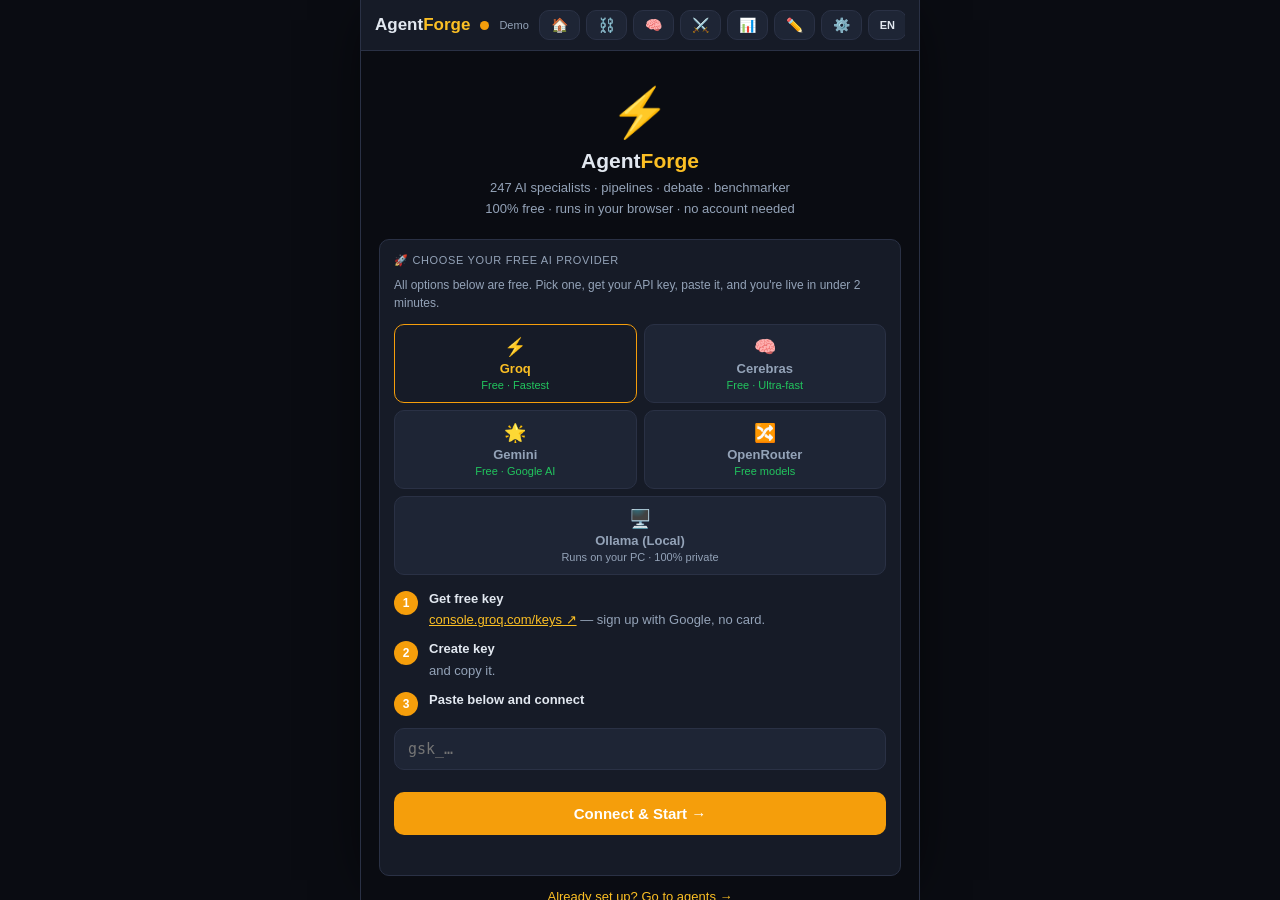
<file: index.html>
<!DOCTYPE html>
<html lang="en">
<head>
<meta charset="UTF-8"/>
<!-- Content Security Policy: defense-in-depth backing the markdown HTML-escaping
     in assets/js/ui.js. 'unsafe-inline' is required because the app uses inline
     onclick= handlers and style= attributes throughout; connect-src stays open to
     https + localhost so user-configured providers (Ollama) and webhooks keep
     working, while object/base/frame-ancestors are locked down. -->
<meta http-equiv="Content-Security-Policy" content="default-src 'self'; script-src 'self' 'unsafe-inline'; style-src 'self' 'unsafe-inline'; img-src 'self' data: https:; font-src 'self' data:; connect-src 'self' https: http://localhost:* http://127.0.0.1:*; frame-src 'self' blob:; object-src 'none'; base-uri 'self'; form-action 'self'; frame-ancestors 'none'"/>
<meta name="viewport" content="width=device-width,initial-scale=1,viewport-fit=cover"/>
<link rel="preconnect" href="https://raw.githubusercontent.com" crossorigin/>
<link rel="preconnect" href="https://api.groq.com"/>
<link rel="dns-prefetch" href="https://emkc.org"/>
<title>AgentForge — 247 AI Specialists, Agent Pipelines & Auto-Built AI Teams</title>
<meta name="description" content="A mobile-first agentic AI platform with 247 expert specialists, agent pipelines, auto-built teams, debate, and a code runner. Runs in your browser, free."/>
<meta name="keywords" content="AI agents, AI specialists, agentic AI, AI team, multi-agent, AI pipeline, AI chat, free AI app, mobile AI, AI assistant, prompt engineering, code runner, AI agent builder, auto-build AI team, AI agent marketplace, Groq AI app, Ollama AI app, browser-based AI, no-code AI agents, AI agent debate, AI benchmarking tool, free AI specialists, multi-agent orchestration, AI workforce"/>
<meta name="author" content="AgentForge"/>
<meta name="robots" content="index, follow, max-image-preview:large, max-snippet:-1, max-video-preview:-1"/>
<link rel="canonical" href="https://mmuzammul.github.io/AgiForge/"/>
<meta property="og:type" content="website"/>
<meta property="og:site_name" content="AgentForge"/>
<meta property="og:locale" content="en_US"/>
<meta property="og:title" content="AgentForge — 247 AI Specialists in Your Browser"/>
<meta property="og:description" content="Chat with 247 domain specialists, chain them into pipelines, auto-build the perfect team, and run the code they write. Free, runs in your browser."/>
<meta property="og:image" content="https://mmuzammul.github.io/AgiForge/assets/icon-512.png"/>
<meta property="og:image:width" content="512"/>
<meta property="og:image:height" content="512"/>
<meta property="og:image:alt" content="AgentForge logo"/>
<meta property="og:url" content="https://mmuzammul.github.io/AgiForge/"/>
<meta name="twitter:card" content="summary_large_image"/>
<meta name="twitter:title" content="AgentForge — 247 AI Specialists in Your Browser"/>
<meta name="twitter:description" content="247 expert AI specialists, pipelines, auto-built teams, debate & a code runner. Free."/>
<meta name="twitter:image" content="https://mmuzammul.github.io/AgiForge/assets/icon-512.png"/>
<meta name="twitter:image:alt" content="AgentForge logo"/>
<script type="application/ld+json">
{"@context":"https://schema.org","@graph":[
{"@type":"WebApplication","name":"AgentForge","url":"https://mmuzammul.github.io/AgiForge/","applicationCategory":"BusinessApplication","operatingSystem":"Any (web browser)","browserRequirements":"Requires JavaScript","description":"A mobile-first agentic AI platform with 247 expert specialists, agent pipelines, auto-built teams, debate, and a code runner. Runs in your browser, free.","featureList":["247 AI specialists across 16 divisions","Agent pipelines that chain 2-6 specialists","Auto-build team from a goal description","Agent-vs-agent debate mode","LLM-judged benchmarker","Code runner for 70+ languages","Voice input, file attachment, and memory"],"offers":{"@type":"Offer","price":"0","priceCurrency":"USD"},"author":{"@type":"Person","name":"mmuzammul","url":"https://github.com/mmuzammul"}},
{"@type":"Organization","name":"AgentForge","url":"https://mmuzammul.github.io/AgiForge/","logo":"https://mmuzammul.github.io/AgiForge/assets/icon-512.png","sameAs":["https://github.com/MMUZAMMUL/AgiForge"]}
]}
</script>
<link rel="manifest" href="manifest.webmanifest"/>
<meta name="theme-color" content="#0f1117"/>
<meta name="mobile-web-app-capable" content="yes"/>
<meta name="apple-mobile-web-app-capable" content="yes"/>
<meta name="apple-mobile-web-app-status-bar-style" content="black-translucent"/>
<meta name="apple-mobile-web-app-title" content="AgentForge"/>
<link rel="icon" type="image/png" sizes="32x32" href="assets/favicon-32.png"/>
<link rel="icon" type="image/png" sizes="16x16" href="assets/favicon-16.png"/>
<link rel="apple-touch-icon" href="assets/apple-touch-icon.png"/>
<link rel="stylesheet" href="assets/css/styles.css"/>
</head>
<body>
<noscript><p>AgentForge needs JavaScript enabled. It's a free, mobile-first agentic AI platform with 247 expert specialists, agent pipelines, auto-built teams, agent debate, an LLM-judged benchmarker, and a 70+ language code runner — all running in your browser. Learn more on the <a href="landing.html">AgentForge landing page</a>.</p></noscript>
<div class="app">

  <div class="header">
    <div class="logo">Agent<span>Forge</span></div>
    <div id="hdr-dot" class="dot warn"></div>
    <span id="hdr-txt" style="font-size:11px;color:var(--text2)">setup</span>
    <nav class="hdr-right" aria-label="Main navigation">
      <button class="icon-btn" id="tab-agents" onclick="showScreen('agents')" title="Agents" aria-label="Agents">🏠</button>
      <button class="icon-btn" id="tab-pipeline" onclick="showScreen('pipeline')" title="Pipeline" aria-label="Pipeline">⛓️</button>
      <button class="icon-btn" id="tab-memory" onclick="showScreen('memory')" title="Memory" aria-label="Memory">🧠</button>
      <button class="icon-btn" id="tab-debate" onclick="showScreen('debate')" title="Debate" aria-label="Debate">⚔️</button>
      <button class="icon-btn" id="tab-benchmark" onclick="showScreen('benchmark')" title="Benchmark" aria-label="Benchmark">📊</button>
      <button class="icon-btn" id="tab-creator" onclick="showScreen('creator')" title="Create Agent" aria-label="Create agent">✏️</button>
      <button class="icon-btn" id="tab-settings" onclick="showScreen('settings')" title="Settings" aria-label="Settings">⚙️</button>
      <button class="icon-btn" id="lang-toggle" onclick="toggleAppLang()" title="Language / 语言" aria-label="Toggle language" style="font-size:11px;font-weight:700">EN</button>
    </nav>
  </div>

  <!-- ═══════════ SETUP ═══════════ -->
  <div id="screen-setup" class="screen active">
    <div class="welcome">
      <div class="welcome-hero">
        <div class="big">⚡</div>
        <h1>Agent<span style="color:var(--accent2)">Forge</span></h1>
        <p data-i18n="setup_tagline">247 AI specialists · pipelines · debate · benchmarker<br>100% free · runs in your browser · no account needed</p>
      </div>

      <div class="card">
        <div class="card-title" data-i18n="setup_provider_title">🚀 Choose Your Free AI Provider</div>
        <p style="font-size:12px;color:var(--text2);margin-bottom:12px;line-height:1.5" data-i18n="setup_provider_intro">All options below are free. Pick one, get your API key, paste it, and you're live in under 2 minutes.</p>

        <div style="display:grid;grid-template-columns:1fr 1fr;gap:7px;margin-bottom:14px">
          <button class="setup-prov-btn on" id="sp-groq" onclick="selectSetupProvider('groq')" aria-label="Groq — free, fastest" aria-pressed="true">
            <span style="font-size:18px" aria-hidden="true">⚡</span>
            <span style="font-weight:700;font-size:13px">Groq</span>
            <span style="font-size:11px;color:var(--green)" data-i18n="prov_groq_tag">Free · Fastest</span>
          </button>
          <button class="setup-prov-btn" id="sp-cerebras" onclick="selectSetupProvider('cerebras')" aria-label="Cerebras — free, ultra-fast" aria-pressed="false">
            <span style="font-size:18px" aria-hidden="true">🧠</span>
            <span style="font-weight:700;font-size:13px">Cerebras</span>
            <span style="font-size:11px;color:var(--green)" data-i18n="prov_cerebras_tag">Free · Ultra-fast</span>
          </button>
          <button class="setup-prov-btn" id="sp-gemini" onclick="selectSetupProvider('gemini')" aria-label="Gemini — free, Google AI" aria-pressed="false">
            <span style="font-size:18px" aria-hidden="true">🌟</span>
            <span style="font-weight:700;font-size:13px">Gemini</span>
            <span style="font-size:11px;color:var(--green)" data-i18n="prov_gemini_tag">Free · Google AI</span>
          </button>
          <button class="setup-prov-btn" id="sp-openrouter" onclick="selectSetupProvider('openrouter')" aria-label="OpenRouter — free models" aria-pressed="false">
            <span style="font-size:18px" aria-hidden="true">🔀</span>
            <span style="font-weight:700;font-size:13px">OpenRouter</span>
            <span style="font-size:11px;color:var(--green)" data-i18n="prov_openrouter_tag">Free models</span>
          </button>
          <button class="setup-prov-btn" id="sp-ollama" onclick="selectSetupProvider('ollama')" style="grid-column:span 2" aria-label="Ollama — local, runs on your PC" aria-pressed="false">
            <span style="font-size:18px">🖥️</span>
            <span style="font-weight:700;font-size:13px" data-i18n="prov_ollama_name">Ollama (Local)</span>
            <span style="font-size:11px;color:var(--text2)" data-i18n="prov_ollama_tag">Runs on your PC · 100% private</span>
          </button>
        </div>

        <!-- Groq -->
        <div id="setup-groq-info" class="setup-prov-info">
          <div class="setup-steps">
            <div class="step"><div class="snum">1</div><div class="step-body" data-i18n="setup_groq_step1"><b>Get free key</b><a href="https://console.groq.com/keys" target="_blank" rel="noopener">console.groq.com/keys ↗</a> — sign up with Google, no card.</div></div>
            <div class="step"><div class="snum">2</div><div class="step-body" data-i18n="setup_step2_create"><b>Create key</b> and copy it.</div></div>
            <div class="step"><div class="snum">3</div><div class="step-body" data-i18n="setup_step3_paste"><b>Paste below and connect</b></div></div>
          </div>
          <input class="field-input" id="setup-groq-key" type="password" placeholder="gsk_…" autocomplete="off" aria-label="Groq API key"/>
        </div>

        <!-- Cerebras -->
        <div id="setup-cerebras-info" class="setup-prov-info" style="display:none">
          <div class="setup-steps">
            <div class="step"><div class="snum">1</div><div class="step-body" data-i18n="setup_cerebras_step1"><b>Get free key</b><a href="https://cloud.cerebras.ai" target="_blank" rel="noopener">cloud.cerebras.ai ↗</a> — sign up free.</div></div>
            <div class="step"><div class="snum">2</div><div class="step-body" data-i18n="setup_step2_create_apikey"><b>Create API key</b> and copy it.</div></div>
            <div class="step"><div class="snum">3</div><div class="step-body" data-i18n="setup_step3_paste"><b>Paste below and connect</b></div></div>
          </div>
          <input class="field-input" id="setup-cerebras-key" type="password" placeholder="csk_…" autocomplete="off" aria-label="Cerebras API key"/>
        </div>

        <!-- Gemini -->
        <div id="setup-gemini-info" class="setup-prov-info" style="display:none">
          <div class="setup-steps">
            <div class="step"><div class="snum">1</div><div class="step-body" data-i18n="setup_gemini_step1"><b>Get free key</b><a href="https://aistudio.google.com/apikey" target="_blank" rel="noopener">aistudio.google.com/apikey ↗</a> — sign in with Google.</div></div>
            <div class="step"><div class="snum">2</div><div class="step-body" data-i18n="setup_step2_create_apikey"><b>Create API key</b> and copy it.</div></div>
            <div class="step"><div class="snum">3</div><div class="step-body" data-i18n="setup_step3_paste"><b>Paste below and connect</b></div></div>
          </div>
          <input class="field-input" id="setup-gemini-key" type="password" placeholder="AIza…" autocomplete="off" aria-label="Gemini API key"/>
        </div>

        <!-- OpenRouter -->
        <div id="setup-openrouter-info" class="setup-prov-info" style="display:none">
          <div class="setup-steps">
            <div class="step"><div class="snum">1</div><div class="step-body" data-i18n="setup_openrouter_step1"><b>Get free key</b><a href="https://openrouter.ai/keys" target="_blank" rel="noopener">openrouter.ai/keys ↗</a> — sign up free, no card.</div></div>
            <div class="step"><div class="snum">2</div><div class="step-body" data-i18n="setup_step2_create"><b>Create key</b> and copy it.</div></div>
            <div class="step"><div class="snum">3</div><div class="step-body" data-i18n="setup_step3_paste"><b>Paste below and connect</b></div></div>
          </div>
          <input class="field-input" id="setup-openrouter-key" type="password" placeholder="sk-or-…" autocomplete="off" aria-label="OpenRouter API key"/>
        </div>

        <!-- Ollama -->
        <div id="setup-ollama-info" class="setup-prov-info" style="display:none">
          <div class="setup-steps">
            <div class="step"><div class="snum">1</div><div class="step-body" data-i18n="setup_ollama_step1"><b>Install Ollama</b><a href="https://ollama.com" target="_blank" rel="noopener">ollama.com ↗</a> — free, runs on your PC.</div></div>
            <div class="step"><div class="snum">2</div><div class="step-body" data-i18n="setup_ollama_step2"><b>Pull a model:</b><span class="cmd">ollama run llama3.2</span></div></div>
            <div class="step"><div class="snum">3</div><div class="step-body" data-i18n="setup_ollama_step3"><b>Enter your host below</b></div></div>
          </div>
          <input class="field-input" id="setup-ollama-host" placeholder="http://localhost:11434" autocomplete="off" aria-label="Ollama host URL"/>
        </div>

        <button class="primary-btn" id="setup-connect-btn" onclick="connectProvider()" data-i18n="setup_connect_btn">Connect & Start →</button>
        <div id="setup-result" role="status" aria-live="polite" style="text-align:center;font-size:13px;min-height:18px;margin-top:8px"></div>
      </div>

      <div class="skip-link"><span data-i18n="setup_already">Already set up?</span> <span onclick="showScreen('agents')" data-i18n="setup_goto_agents">Go to agents →</span></div>
    </div>
  </div>

  <!-- ═══════════ AGENTS ═══════════ -->
  <div id="screen-agents" class="screen">
    <div class="search-bar" style="display:flex;gap:8px">
      <input class="search-input" id="search" placeholder="Search 247 specialists…" data-i18n-ph="search_ph" oninput="onSearchInput()" style="flex:1" type="search" aria-label="Search specialists"/>
      <button class="icon-btn" id="pipeline-mode-btn" onclick="togglePipelineMode()" title="Pipeline mode" aria-label="Toggle pipeline mode" aria-pressed="false" style="flex-shrink:0;white-space:nowrap" data-i18n="pipeline_add_btn">⛓️ Add</button>
    </div>
    <div id="pipeline-bar" style="display:none;padding:8px 12px;background:var(--purple)11;border-bottom:1px solid var(--purple)44;font-size:13px;color:var(--purple);align-items:center;gap:8px">
      <span data-i18n="pipeline_mode_hint">Pipeline mode: tap agents to add</span>
      <span id="pl-count" style="background:var(--purple);color:#fff;padding:1px 8px;border-radius:99px;font-size:11px;font-weight:700">0</span>
      <button onclick="goToPipeline()" style="margin-left:auto;background:var(--purple);border:none;color:#fff;padding:5px 12px;border-radius:7px;font-size:12px;cursor:pointer" data-i18n="pipeline_build_btn">Build →</button>
    </div>
    <div class="div-scroll" id="div-tabs" role="group" aria-label="Filter by division"></div>
    <div class="agent-list" id="agent-list" aria-label="Specialists"></div>
  </div>

  <!-- ═══════════ CHAT ═══════════ -->
  <div id="screen-chat" class="screen">
    <div class="chat-header">
      <button class="back-btn" onclick="showScreen('agents')" aria-label="Back to agents">‹</button>
      <div id="ch-emoji" class="ch-emoji" aria-hidden="true"></div>
      <div style="min-width:0;flex:1">
        <div id="ch-name" class="ch-name"></div>
        <div id="ch-sub" class="ch-sub"></div>
      </div>
      <button class="icon-btn" style="padding:5px 9px;font-size:12px" onclick="saveToMemory()" aria-label="Save to memory" title="Save to memory">💾</button>
      <button class="icon-btn" style="padding:5px 9px;font-size:12px" onclick="downloadChat()" title="Export chat" aria-label="Export chat">⬇️</button>
      <button class="icon-btn" style="padding:5px 9px" onclick="clearChat()" aria-label="Clear chat" title="Clear chat">✕</button>
    </div>
    <div class="messages" id="messages" role="log" aria-live="polite" aria-label="Conversation"></div>
    <div id="attach-chip-wrap"></div>
    <input type="file" id="file-input" style="display:none" onchange="onFilePicked(event)"
      accept=".txt,.md,.csv,.json,.js,.ts,.py,.html,.css,.xml,.yaml,.yml,.java,.go,.rs,.rb,.php,.c,.cpp,.h,.sql,.sh,.log,text/*"/>
    <input type="file" id="dir-input" webkitdirectory directory multiple style="display:none" onchange="onDirPicked(event)"/>
    <div class="input-row">
      <button class="mic-btn" id="attach-btn" onclick="document.getElementById('file-input').click()" title="Attach file" aria-label="Attach file">📎</button>
      <button class="mic-btn" id="dir-btn" onclick="document.getElementById('dir-input').click()" title="Attach folder / repo" aria-label="Attach folder or repo">📁</button>
      <button class="mic-btn" id="mic-btn" onclick="toggleVoice()" title="Voice input" aria-label="Voice input">🎤</button>
      <textarea class="msg-input" id="msg-input" placeholder="Message…" data-i18n-ph="chat_msg_ph" rows="1" aria-label="Message"
        onkeydown="handleKey(event)" oninput="autoResize(this)"></textarea>
      <button class="send-btn" id="send-btn" onclick="sendMsg()" aria-label="Send message">↑</button>
    </div>
  </div>

  <!-- ═══════════ PIPELINE ═══════════ -->
  <div id="screen-pipeline" class="screen">
    <div id="pipeline-build" class="pipeline-body">
      <div class="pipeline-top">
        <div class="card-title" data-i18n="pl_goal_title">🎯 Project Goal</div>
        <textarea class="pipeline-goal" id="pl-goal" placeholder="Describe what you want to build or solve…&#10;e.g. Build a SaaS landing page for a project management tool" data-i18n-ph="pl_goal_ph" rows="3" aria-label="Project goal"></textarea>
        <button class="run-btn" id="auto-build-btn" onclick="autoBuildTeam()" style="background:linear-gradient(135deg,var(--accent),var(--purple));margin-top:10px" data-i18n="pl_autobuild_btn">✨ Auto-Build Team</button>
        <div id="auto-build-status" role="status" aria-live="polite" style="font-size:12px;color:var(--text2);text-align:center;min-height:16px;margin-top:5px"></div>
        <div style="margin-top:12px">
          <div class="card-title" style="margin-bottom:8px" data-i18n="pl_pipeline_title">⛓️ Agent Pipeline <span style="color:var(--text2);font-size:11px">(in order)</span></div>
          <div id="pipeline-queue" class="pipeline-queue">
            <div class="pipeline-hint" id="pl-empty-hint" data-i18n="pl_empty_hint">← Go to 🏠 Agents and tap ⛓️ Add to build your pipeline</div>
          </div>
        </div>
        <button class="run-btn" id="run-btn" onclick="runPipeline()" disabled data-i18n="pl_run_btn">▶ Run Pipeline</button>
        <button class="share-btn" id="share-btn" onclick="sharePipeline()" style="display:none" data-i18n="pl_share_btn">🔗 Share Pipeline</button>
      </div>
      <div class="card" style="opacity:.8">
        <div class="card-title" data-i18n="pl_examples_title">💡 Example Pipelines</div>
        <div style="display:flex;flex-direction:column;gap:8px;font-size:13px">
          <div onclick="loadExample('saas')" style="padding:10px;background:var(--bg3);border-radius:8px;cursor:pointer;border:1px solid var(--border)">
            <b data-i18n="pl_ex_saas_title">🚀 SaaS Product Launch</b>
            <div style="color:var(--text2);font-size:12px;margin-top:2px" data-i18n="pl_ex_saas_desc">Product Manager → Frontend Dev → Brand Guardian → Marketing</div>
          </div>
          <div onclick="loadExample('security')" style="padding:10px;background:var(--bg3);border-radius:8px;cursor:pointer;border:1px solid var(--border)">
            <b data-i18n="pl_ex_sec_title">🔒 Security Audit</b>
            <div style="color:var(--text2);font-size:12px;margin-top:2px" data-i18n="pl_ex_sec_desc">Security Architect → AppSec Engineer → QA Tester</div>
          </div>
          <div onclick="loadExample('content')" style="padding:10px;background:var(--bg3);border-radius:8px;cursor:pointer;border:1px solid var(--border)">
            <b data-i18n="pl_ex_content_title">✍️ Content Campaign</b>
            <div style="color:var(--text2);font-size:12px;margin-top:2px" data-i18n="pl_ex_content_desc">Brand Guardian → Content Strategist → SEO Specialist</div>
          </div>
        </div>
      </div>
    </div>
    <!-- Execution view -->
    <div id="pipeline-exec" style="display:none;flex:1;overflow:hidden;flex-direction:column">
      <div style="padding:10px 14px;background:var(--bg2);border-bottom:1px solid var(--border);display:flex;align-items:center;gap:10px;flex-shrink:0">
        <button class="back-btn" onclick="stopPipeline()">‹</button>
        <div style="font-weight:700;font-size:14px" data-i18n="pl_running_title">Pipeline Running</div>
        <div id="exec-progress" role="status" aria-live="polite" style="margin-left:auto;font-size:12px;color:var(--text2)"></div>
      </div>
      <div class="exec-screen" id="exec-screen"></div>
    </div>
  </div>

  <!-- ═══════════ MEMORY ═══════════ -->
  <div id="screen-memory" class="screen">
    <div style="padding:10px 14px;background:var(--bg2);border-bottom:1px solid var(--border);display:flex;align-items:center;justify-content:space-between;flex-shrink:0">
      <span style="font-weight:600;font-size:15px" data-i18n="mem_title">🧠 Saved Memory</span>
      <button class="icon-btn" onclick="clearAllMemory()" style="font-size:12px;color:var(--red)" data-i18n="mem_clear_all">Clear all</button>
    </div>
    <div class="memory-body" id="memory-body"></div>
  </div>

  <!-- ═══════════ SETTINGS ═══════════ -->
  <div id="screen-settings" class="screen">
    <div class="settings-body">
      <div class="card" style="padding:11px 14px;display:flex;align-items:center;gap:10px">
        <div id="set-dot" class="dot warn"></div>
        <span id="set-txt" role="status" aria-live="polite" style="font-size:13px;flex:1">Not connected</span>
      </div>
      <div class="card">
        <div class="card-title" data-i18n="set_provider_title">🔌 AI Provider</div>
        <div style="display:grid;grid-template-columns:1fr 1fr;gap:6px;margin-bottom:14px">
          <button class="prov-btn" id="prov-groq" onclick="setProvider('groq')">⚡ Groq<br><small data-i18n="prov_groq_tag">Free · Fastest</small></button>
          <button class="prov-btn" id="prov-cerebras" onclick="setProvider('cerebras')">🧠 Cerebras<br><small data-i18n="prov_cerebras_tag">Free · Ultra-fast</small></button>
          <button class="prov-btn" id="prov-gemini" onclick="setProvider('gemini')">🌟 Gemini<br><small data-i18n="set_gemini_tag">Free · Google</small></button>
          <button class="prov-btn" id="prov-openrouter" onclick="setProvider('openrouter')">🔀 OpenRouter<br><small data-i18n="prov_openrouter_tag">Free models</small></button>
          <button class="prov-btn" id="prov-ollama" onclick="setProvider('ollama')">🖥️ Ollama<br><small data-i18n="set_ollama_tag">Local · Your PC</small></button>
          <button class="prov-btn" id="prov-demo" onclick="setProvider('demo')">👁 <span data-i18n="set_demo_name">Demo</span><br><small data-i18n="set_demo_tag">No AI</small></button>
        </div>
        <div id="s-groq">
          <label style="font-size:12px;color:var(--text2)" data-i18n="set_groq_key_label">Groq API Key — <a href="https://console.groq.com/keys" target="_blank" rel="noopener">get free key ↗</a></label>
          <input class="field-input" id="s-groq-key" type="password" placeholder="gsk_…" style="margin:4px 0 10px" aria-label="Groq API key"/>
          <div class="card-title" data-i18n="set_engine_label">Engine</div>
          <div class="model-chips" id="groq-models">
            <span class="mchip on" data-m="llama-3.1-8b-instant" data-i18n="set_model_flash">⚡ Flash</span>
            <span class="mchip" data-m="llama-3.3-70b-versatile" data-i18n="set_model_max">🧠 Max</span>
            <span class="mchip" data-m="gemma2-9b-it" data-i18n="set_model_lite">🍃 Lite</span>
          </div>
        </div>
        <div id="s-cerebras" style="display:none">
          <label style="font-size:12px;color:var(--text2)" data-i18n="set_cerebras_key_label">Cerebras API Key — <a href="https://cloud.cerebras.ai" target="_blank" rel="noopener">get free key ↗</a></label>
          <input class="field-input" id="s-cb-key" type="password" placeholder="csk_…" style="margin:4px 0" aria-label="Cerebras API key"/>
        </div>
        <div id="s-gemini" style="display:none">
          <label style="font-size:12px;color:var(--text2)" data-i18n="set_gemini_key_label">Gemini API Key — <a href="https://aistudio.google.com/apikey" target="_blank" rel="noopener">get free key ↗</a></label>
          <input class="field-input" id="s-gm-key" type="password" placeholder="AIza…" style="margin:4px 0" aria-label="Gemini API key"/>
        </div>
        <div id="s-openrouter" style="display:none">
          <label style="font-size:12px;color:var(--text2)" data-i18n="set_openrouter_key_label">OpenRouter API Key — <a href="https://openrouter.ai/keys" target="_blank" rel="noopener">get free key ↗</a></label>
          <input class="field-input" id="s-or-key" type="password" placeholder="sk-or-…" style="margin:4px 0" aria-label="OpenRouter API key"/>
        </div>
        <div id="s-ollama" style="display:none">
          <label style="font-size:12px;color:var(--text2)" data-i18n="set_ollama_host_label">Ollama Host</label>
          <input class="field-input" id="s-ollama-host" placeholder="http://localhost:11434" style="margin:4px 0" aria-label="Ollama host URL"/>
        </div>
        <button class="primary-btn" onclick="saveSettings()" style="margin-top:12px" data-i18n="set_save_test_btn">Save & Test →</button>
        <div id="save-result" role="status" aria-live="polite" style="margin-top:7px;text-align:center;font-size:13px;min-height:18px"></div>
      </div>

      <!-- Web Search -->
      <div class="card">
        <div class="card-title" data-i18n="set_websearch_title">🌐 Web Search (optional)</div>
        <div style="display:flex;align-items:center;gap:8px;margin-bottom:8px">
          <div id="search-dot" class="dot warn" style="width:8px;height:8px"></div>
          <span id="search-status" role="status" aria-live="polite" style="font-size:12px;color:var(--text2)" data-i18n="set_not_configured">Not configured</span>
        </div>
        <input class="field-input" id="s-brave-key" type="password" placeholder="Brave Search key…" data-i18n-ph="set_brave_ph" aria-label="Brave Search API key"/>
        <div class="field-hint" data-i18n="set_brave_hint">
          Free 2000 searches/month at <a href="https://api.search.brave.com" target="_blank">api.search.brave.com ↗</a><br>
          When set, agents automatically search the web for real-time info.
        </div>
        <button class="primary-btn" onclick="saveBraveKey()" style="margin-top:8px;background:var(--orange);font-size:13px;padding:10px" data-i18n="set_save_search_btn">Save Search Key</button>
      </div>

      <!-- Vertical Editions -->
      <div class="card">
        <div class="card-title" data-i18n="set_editions_title">🏢 Vertical Editions</div>
        <div style="font-size:12px;color:var(--text2);margin-bottom:10px;line-height:1.5" data-i18n="set_editions_intro">Focused versions of AgentForge for specific industries — filtered agents, custom branding.</div>
        <div style="display:flex;flex-direction:column;gap:7px">
          <a href="?edition=legal" style="display:flex;align-items:center;gap:10px;padding:10px 12px;background:var(--bg3);border:1px solid #1e40af55;border-radius:var(--radius);text-decoration:none">
            <span style="font-size:20px">⚖️</span>
            <div style="flex:1"><div style="font-size:13px;font-weight:700;color:#60a5fa">LegalForge</div><div style="font-size:11px;color:var(--text2)" data-i18n="set_legal_desc">Document review, compliance, client intake</div></div>
            <span style="font-size:12px;color:var(--text2)">→</span>
          </a>
          <a href="?edition=finance" style="display:flex;align-items:center;gap:10px;padding:10px 12px;background:var(--bg3);border:1px solid #15803d55;border-radius:var(--radius);text-decoration:none">
            <span style="font-size:20px">💰</span>
            <div style="flex:1"><div style="font-size:13px;font-weight:700;color:#4ade80">FinanceForge</div><div style="font-size:11px;color:var(--text2)" data-i18n="set_finance_desc">Bookkeeping, investment, tax, crypto, risk</div></div>
            <span style="font-size:12px;color:var(--text2)">→</span>
          </a>
          <a href="?edition=healthcare" style="display:flex;align-items:center;gap:10px;padding:10px 12px;background:var(--bg3);border:1px solid #0e749055;border-radius:var(--radius);text-decoration:none">
            <span style="font-size:20px">🏥</span>
            <div style="flex:1"><div style="font-size:13px;font-weight:700;color:#22d3ee">HealthForge</div><div style="font-size:11px;color:var(--text2)" data-i18n="set_health_desc">Patient services, billing, compliance, HR</div></div>
            <span style="font-size:12px;color:var(--text2)">→</span>
          </a>
        </div>
      </div>

      <!-- Automations / Webhook -->
      <div class="card">
        <div class="card-title" data-i18n="set_automations_title">⚡ Automations (optional)</div>
        <div style="display:flex;align-items:center;gap:8px;margin-bottom:8px">
          <div id="wh-dot" class="dot warn" style="width:8px;height:8px"></div>
          <span id="wh-status" role="status" aria-live="polite" style="font-size:12px;color:var(--text2)" data-i18n="set_not_configured">Not configured</span>
        </div>
        <input class="field-input" id="s-webhook-url" placeholder="https://hooks.zapier.com/hooks/catch/…" aria-label="Webhook URL"/>
        <div class="field-hint" data-i18n="set_webhook_hint">Paste any Zapier, Make, or webhook URL. Pipeline/debate/benchmark output is POSTed as JSON so you can route it to Notion, Slack, email, or any app. <a href="https://zapier.com/apps/webhook/integrations" target="_blank" rel="noopener">Create a Zapier webhook ↗</a></div>
        <button class="primary-btn" onclick="saveWebhookUrl()" style="margin-top:8px;background:var(--green);font-size:13px;padding:10px" data-i18n="set_save_webhook_btn">Save Webhook URL</button>
      </div>
    </div>
  </div>

  <!-- ═══════════ CREATOR ═══════════ -->
  <div id="screen-creator" class="screen">
    <div style="padding:10px 14px;background:var(--bg2);border-bottom:1px solid var(--border);display:flex;align-items:center;gap:8px;flex-shrink:0">
      <span style="font-weight:700;font-size:15px" data-i18n="cr_title">✏️ Agent Creator</span>
      <span style="font-size:12px;color:var(--text2)" data-i18n="cr_subtitle">Build your own specialist</span>
    </div>
    <div class="creator-body">
      <div class="creator-row">
        <div class="creator-field">
          <div class="creator-label" data-i18n="cr_name_label">Agent Name *</div>
          <input class="creator-input" id="cr-name" placeholder="e.g. Crypto Analyst" data-i18n-ph="cr_name_ph" aria-label="Agent name"/>
        </div>
        <div class="creator-field" style="max-width:80px">
          <div class="creator-label" data-i18n="cr_emoji_label">Emoji</div>
          <input class="creator-input" id="cr-emoji" placeholder="🔍" maxlength="2" aria-label="Agent emoji"/>
        </div>
      </div>
      <div class="creator-field">
        <div class="creator-label" data-i18n="cr_division_label">Division *</div>
        <select class="creator-select" id="cr-division" aria-label="Division">
          <option value="" data-i18n="cr_division_select">Select division…</option>
          <option>academic</option><option>design</option><option>engineering</option>
          <option>finance</option><option>game-development</option><option>gis</option>
          <option>marketing</option><option>paid-media</option><option>product</option>
          <option>project-management</option><option>sales</option><option>security</option>
          <option>spatial-computing</option><option>specialized</option><option>support</option><option>testing</option>
        </select>
      </div>
      <div class="creator-field">
        <div class="creator-label" data-i18n="cr_desc_label">One-line description *</div>
        <input class="creator-input" id="cr-desc" placeholder="e.g. Expert in DeFi, tokenomics, and on-chain analytics" data-i18n-ph="cr_desc_ph" aria-label="One-line description"/>
      </div>
      <div class="creator-field">
        <div class="creator-label" data-i18n="cr_vibe_label">Personality vibe</div>
        <input class="creator-input" id="cr-vibe" placeholder="e.g. Reads the blockchain so you don't have to" data-i18n-ph="cr_vibe_ph" aria-label="Personality vibe"/>
      </div>
      <div class="creator-field">
        <div class="creator-label" data-i18n="cr_expertise_label">Core expertise &amp; knowledge areas</div>
        <textarea class="creator-ta" id="cr-expertise" placeholder="What does this agent deeply know?&#10;e.g. DeFi protocols, tokenomics, whale tracking, on-chain data analysis, smart contract auditing" data-i18n-ph="cr_expertise_ph" aria-label="Core expertise and knowledge areas"></textarea>
      </div>
      <div class="creator-field">
        <div class="creator-label" data-i18n="cr_style_label">Communication style</div>
        <select class="creator-select" id="cr-style" aria-label="Communication style">
          <option value="direct" data-i18n="cr_style_direct">Direct &amp; concise — gets to the point fast</option>
          <option value="thorough" data-i18n="cr_style_thorough">Thorough &amp; detailed — comprehensive breakdowns</option>
          <option value="creative" data-i18n="cr_style_creative">Creative &amp; energetic — bold ideas and enthusiasm</option>
          <option value="academic" data-i18n="cr_style_academic">Academic &amp; precise — citations, rigor, structure</option>
          <option value="coaching" data-i18n="cr_style_coaching">Coaching &amp; socratic — asks questions, guides thinking</option>
        </select>
      </div>
      <div class="creator-field">
        <div class="creator-label" data-i18n="cr_deliverables_label">Key deliverables (what outputs does this agent produce?)</div>
        <textarea class="creator-ta" id="cr-deliverables" placeholder="e.g. Token analysis reports, smart contract risk assessments, market trend summaries, DeFi yield comparisons" data-i18n-ph="cr_deliverables_ph" style="min-height:70px" aria-label="Key deliverables"></textarea>
      </div>
      <button class="run-btn" id="cr-gen-btn" onclick="generateAgentWithAI()" style="background:linear-gradient(135deg,var(--accent),var(--purple));margin-top:2px" data-i18n="cr_generate_btn">✨ Generate System Prompt with AI</button>
      <div id="cr-gen-status" role="status" aria-live="polite" style="font-size:12px;color:var(--text2);text-align:center;min-height:14px"></div>
      <div class="creator-field">
        <div class="creator-label" style="display:flex;justify-content:space-between">
          <span data-i18n="cr_prompt_label">System Prompt <span style="color:var(--text2);font-weight:400">(auto-generated or write your own)</span></span>
          <span id="cr-char-count" style="color:var(--text2)"></span>
        </div>
        <textarea class="creator-ta" id="cr-prompt" placeholder="Your agent's full system prompt…&#10;&#10;Or click '✨ Generate' above to create one from your inputs." data-i18n-ph="cr_prompt_ph" style="min-height:160px" oninput="updateCharCount()" aria-label="System prompt"></textarea>
      </div>
      <div style="display:flex;gap:8px">
        <button class="run-btn" onclick="saveCustomAgent()" style="flex:1" data-i18n="cr_save_btn">💾 Save &amp; Use Agent</button>
        <button class="save-btn2" onclick="copyAgentMd()" style="flex:0 0 auto;width:auto;padding:0 16px;margin:0" data-i18n="cr_copy_btn">📋 Copy .md</button>
      </div>

      <!-- Saved custom agents -->
      <div id="my-agents-section" style="display:none">
        <div class="list-section" style="margin-top:4px" data-i18n="cr_my_agents">🛠️ My Custom Agents<span class="ls-line"></span></div>
        <div id="my-agents-list"></div>
      </div>
    </div>
  </div>

  <!-- ═══════════ DEBATE ═══════════ -->
  <div id="screen-debate" class="screen">
    <div id="debate-setup" class="debate-body">
      <div class="card">
        <div class="card-title" data-i18n="db_title">⚔️ Agent vs Agent Debate</div>
        <p style="font-size:13px;color:var(--text2);margin-bottom:12px" data-i18n="db_intro">Two specialists argue and refine until a production-ready answer emerges.</p>
        <div class="card-title" style="margin-bottom:5px" data-i18n="db_agent_a">Agent A — Proposer</div>
        <select class="debate-select" id="debate-a" style="margin-bottom:10px" aria-label="Agent A — proposer"><option value="" data-i18n="db_select_agent">Select agent…</option></select>
        <div class="card-title" style="margin-bottom:5px" data-i18n="db_agent_b">Agent B — Critic</div>
        <select class="debate-select" id="debate-b" style="margin-bottom:10px" aria-label="Agent B — critic"><option value="" data-i18n="db_select_agent">Select agent…</option></select>
        <div class="card-title" style="margin-bottom:5px" data-i18n="db_topic_label">Topic / Question</div>
        <textarea class="pipeline-goal" id="debate-topic" placeholder="What should they debate?&#10;e.g. Best architecture for a scalable real-time chat app" data-i18n-ph="db_topic_ph" rows="3" aria-label="Debate topic"></textarea>
        <div style="display:flex;align-items:center;gap:10px;margin:10px 0">
          <div class="card-title" style="margin:0" data-i18n="db_rounds_label">Rounds</div>
          <div style="display:flex;gap:5px">
            <button class="mchip on" data-rounds="2" onclick="setDebateRounds(this,2)">2</button>
            <button class="mchip" data-rounds="3" onclick="setDebateRounds(this,3)">3</button>
            <button class="mchip" data-rounds="4" onclick="setDebateRounds(this,4)">4</button>
          </div>
        </div>
        <button class="run-btn" id="debate-run-btn" onclick="runDebate()" data-i18n="db_start_btn">⚔️ Start Debate</button>
      </div>
    </div>
    <div id="debate-exec" style="display:none;flex:1;overflow:hidden;flex-direction:column">
      <div style="padding:10px 14px;background:var(--bg2);border-bottom:1px solid var(--border);display:flex;align-items:center;gap:10px;flex-shrink:0">
        <button class="back-btn" onclick="stopDebate()">‹</button>
        <div style="font-weight:700;font-size:14px" data-i18n="db_progress_title">⚔️ Debate in Progress</div>
        <div id="debate-progress" role="status" aria-live="polite" style="margin-left:auto;font-size:12px;color:var(--text2)"></div>
      </div>
      <div class="exec-screen" id="debate-screen"></div>
    </div>
  </div>

  <!-- ═══════════ BENCHMARK ═══════════ -->
  <div id="screen-benchmark" class="screen">
    <div id="bench-setup" class="bench-body">
      <div class="card">
        <div class="card-title" data-i18n="bn_title">📊 Agent Benchmarker</div>
        <p style="font-size:13px;color:var(--text2);margin-bottom:10px" data-i18n="bn_intro">Run the same prompt across agents and rank by quality, depth &amp; speed.</p>
        <textarea class="pipeline-goal" id="bench-prompt" placeholder="Prompt to test all agents with…&#10;e.g. Design a REST API for user authentication with JWT" data-i18n-ph="bn_prompt_ph" rows="3" aria-label="Benchmark prompt"></textarea>
        <div class="card-title" style="margin:10px 0 6px" data-i18n="bn_compare_label">Agents to Compare <span style="color:var(--text2);font-size:11px">(select 2+)</span></div>
        <div id="bench-agents-select" role="group" aria-label="Agents to compare" style="display:flex;flex-direction:column;gap:4px;max-height:220px;overflow-y:auto;margin-bottom:8px;padding:2px"></div>
        <button class="run-btn" style="background:var(--accent)" onclick="runBenchmark()" data-i18n="bn_run_btn">📊 Run Benchmark</button>
      </div>
    </div>
    <div id="bench-results" style="display:none;flex:1;overflow:hidden;flex-direction:column">
      <div id="bench-results-inner" style="display:flex;flex:1;overflow:hidden;flex-direction:column"></div>
    </div>
  </div>

</div>

<script src="assets/js/app-i18n.js"></script>
<script src="assets/js/data.js"></script>
<script src="assets/js/ui.js"></script>
<script src="assets/js/agents.js"></script>
<script src="assets/js/pipeline.js"></script>
<script src="assets/js/chat.js"></script>
<script src="assets/js/providers.js"></script>
<script src="assets/js/memory.js"></script>
<script src="assets/js/settings.js"></script>
<script src="assets/js/modes.js"></script>
<script src="assets/js/main.js"></script>
<div id="share-toast" class="share-toast"></div>
</body>
</file>
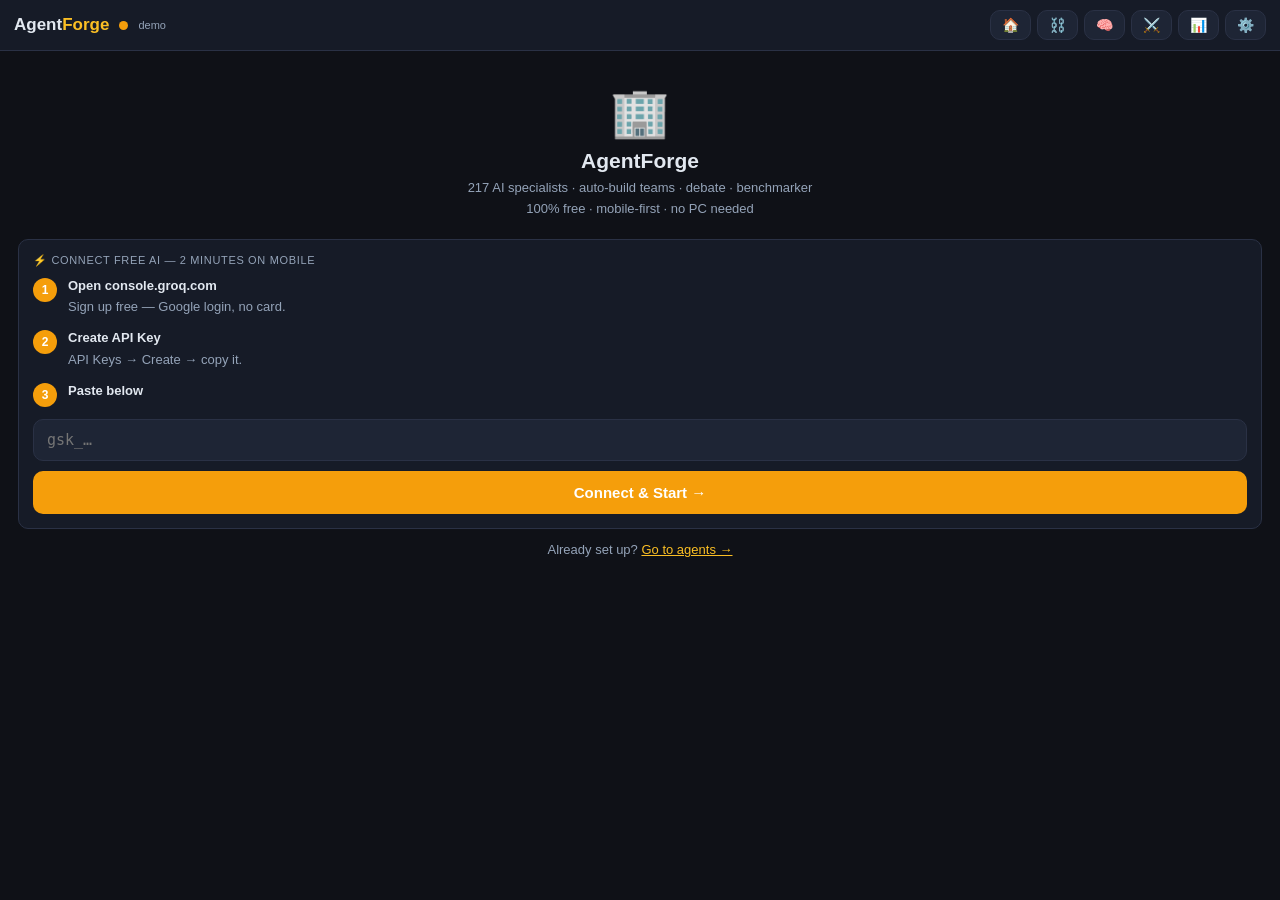
<file: agentforge.html>
<!DOCTYPE html>
<html lang="en">
<head>
<meta charset="UTF-8"/>
<meta name="viewport" content="width=device-width,initial-scale=1,maximum-scale=1"/>
<title>AgentForge</title>
<style>
*{box-sizing:border-box;margin:0;padding:0}
:root{
  --bg:#0f1117;--bg2:#161b27;--bg3:#1e2535;--border:#2a3145;
  --text:#e2e8f0;--text2:#94a3b8;--accent:#f59e0b;--accent2:#fbbf24;
  --green:#22c55e;--red:#ef4444;--orange:#f59e0b;--purple:#a855f7;--radius:10px;
}
html,body{height:100%;font-family:-apple-system,BlinkMacSystemFont,'Segoe UI',sans-serif;background:var(--bg);color:var(--text);font-size:15px}
::-webkit-scrollbar{width:4px}::-webkit-scrollbar-thumb{background:var(--border);border-radius:99px}
.app{display:flex;flex-direction:column;height:100vh;overflow:hidden}

/* Header */
.header{background:var(--bg2);border-bottom:1px solid var(--border);padding:10px 14px;display:flex;align-items:center;gap:10px;flex-shrink:0}
.logo{font-size:17px;font-weight:700}.logo span{color:var(--accent2)}
.dot{width:9px;height:9px;border-radius:50%;background:var(--red);flex-shrink:0;transition:background .3s}
.dot.ok{background:var(--green)}.dot.warn{background:var(--orange)}
.hdr-right{margin-left:auto;display:flex;gap:6px}
.icon-btn{background:var(--bg3);border:1px solid var(--border);color:var(--text);padding:6px 11px;border-radius:var(--radius);font-size:14px;cursor:pointer}
.icon-btn.active-tab{background:var(--accent)22;border-color:var(--accent);color:var(--accent2)}

/* Screens */
.screen{display:none;flex:1;overflow:hidden;flex-direction:column}
.screen.active{display:flex}

/* ── SETUP SCREEN ── */
.welcome{flex:1;overflow-y:auto;padding:18px;display:flex;flex-direction:column;gap:13px}
.welcome-hero{text-align:center;padding:16px 0 6px}
.welcome-hero .big{font-size:48px;margin-bottom:8px}
.welcome-hero h1{font-size:21px;font-weight:700;margin-bottom:5px}
.welcome-hero p{font-size:13px;color:var(--text2);line-height:1.6}
.card{background:var(--bg2);border:1px solid var(--border);border-radius:var(--radius);padding:14px}
.card-title{font-size:11px;color:var(--text2);text-transform:uppercase;letter-spacing:.06em;margin-bottom:9px}
.field-input{width:100%;background:var(--bg3);border:1px solid var(--border);color:var(--text);padding:11px 13px;border-radius:var(--radius);font-size:15px;outline:none;font-family:monospace}
.field-input:focus{border-color:var(--accent)}
.field-hint{font-size:12px;color:var(--text2);margin-top:5px;line-height:1.5}
.primary-btn{width:100%;padding:13px;background:var(--accent);border:none;color:#fff;font-size:15px;font-weight:700;border-radius:var(--radius);cursor:pointer;margin-top:10px}
.primary-btn:disabled{opacity:.5}
.step-list{display:flex;flex-direction:column;gap:10px;margin-bottom:12px}
.step{display:flex;gap:11px;align-items:flex-start}
.snum{width:24px;height:24px;border-radius:50%;background:var(--accent);color:#fff;font-size:12px;font-weight:700;display:flex;align-items:center;justify-content:center;flex-shrink:0;margin-top:2px}
.step-body{font-size:13px;color:var(--text2);line-height:1.6}
.step-body b{color:var(--text);display:block;margin-bottom:1px}
.cmd{display:block;margin-top:3px;font-family:monospace;font-size:12px;background:var(--bg);border:1px solid var(--border);padding:6px 9px;border-radius:6px;color:var(--accent2);word-break:break-all}
.skip-link{text-align:center;font-size:13px;color:var(--text2)}
.skip-link span{color:var(--accent2);cursor:pointer;text-decoration:underline}
a{color:var(--accent2)}

/* ── AGENTS SCREEN ── */
.search-bar{padding:10px 12px;background:var(--bg2);border-bottom:1px solid var(--border)}
.search-input{width:100%;background:var(--bg3);border:1px solid var(--border);color:var(--text);padding:9px 12px;border-radius:var(--radius);font-size:15px;outline:none}
.search-input:focus{border-color:var(--accent)}
.div-scroll{display:flex;gap:5px;padding:7px 12px;overflow-x:auto;background:var(--bg2);border-bottom:1px solid var(--border);flex-shrink:0}
.div-scroll::-webkit-scrollbar{height:0}
.div-tab{white-space:nowrap;padding:4px 12px;border-radius:99px;border:1px solid var(--border);background:transparent;color:var(--text2);font-size:12px;cursor:pointer;flex-shrink:0}
.div-tab.on{background:var(--accent);border-color:var(--accent);color:#fff}
.agent-list{flex:1;overflow-y:auto;padding:8px}
.agent-item{display:flex;align-items:center;gap:11px;padding:11px;border-radius:var(--radius);cursor:pointer;margin-bottom:3px;-webkit-tap-highlight-color:transparent;position:relative}
.agent-item:active{background:var(--bg3)}
.agent-item.in-pipeline{border:1px solid var(--purple);background:var(--purple)11}
.agi-emoji{width:42px;height:42px;border-radius:10px;display:flex;align-items:center;justify-content:center;font-size:21px;flex-shrink:0}
.agi-info{min-width:0;flex:1}
.agi-name{font-weight:600;font-size:14px;white-space:nowrap;overflow:hidden;text-overflow:ellipsis}
.agi-div{font-size:11px;color:var(--text2);margin-top:1px}
.agi-desc{font-size:12px;color:var(--text2);margin-top:2px;display:-webkit-box;-webkit-line-clamp:2;-webkit-box-orient:vertical;overflow:hidden}
.pipeline-badge{background:var(--purple);color:#fff;font-size:11px;font-weight:700;width:18px;height:18px;border-radius:50%;display:flex;align-items:center;justify-content:center;flex-shrink:0}

/* ── CHAT SCREEN ── */
.chat-header{display:flex;align-items:center;gap:10px;padding:11px 14px;background:var(--bg2);border-bottom:1px solid var(--border);flex-shrink:0}
.back-btn{background:none;border:none;color:var(--accent2);font-size:24px;cursor:pointer;padding:0;line-height:1}
.ch-emoji{width:38px;height:38px;border-radius:9px;display:flex;align-items:center;justify-content:center;font-size:20px;flex-shrink:0}
.ch-name{font-weight:700;font-size:15px}
.ch-sub{font-size:12px;color:var(--text2)}
.messages{flex:1;overflow-y:auto;padding:13px;display:flex;flex-direction:column;gap:11px}
.msg{display:flex;gap:8px;max-width:92%}
.msg.user{flex-direction:row-reverse;align-self:flex-end}
.msg-av{width:28px;height:28px;border-radius:7px;display:flex;align-items:center;justify-content:center;font-size:13px;flex-shrink:0;background:var(--bg3)}
.msg.user .msg-av{background:var(--accent);color:#fff;font-size:10px;font-weight:700}
.bubble{padding:10px 13px;border-radius:var(--radius);background:var(--bg3);border:1px solid var(--border);font-size:14px;line-height:1.65;word-break:break-word}
.msg.user .bubble{background:var(--accent);border-color:var(--accent);color:#fff}
.msg-meta{font-size:11px;color:var(--text2);margin-top:3px;display:flex;gap:8px;flex-wrap:wrap}
.msg.user .msg-meta{justify-content:flex-end}
.tool-call{background:var(--bg);border:1px solid var(--border);border-radius:8px;padding:8px 12px;font-size:12px;color:var(--text2);margin:4px 0;font-family:monospace}
.tool-call b{color:var(--orange)}
.cursor{animation:blink 1s step-end infinite;color:var(--accent2)}
@keyframes blink{0%,100%{opacity:1}50%{opacity:0}}
.input-row{display:flex;gap:8px;padding:10px 12px;background:var(--bg2);border-top:1px solid var(--border);flex-shrink:0}
.msg-input{flex:1;background:var(--bg3);border:1px solid var(--border);color:var(--text);padding:10px 12px;border-radius:var(--radius);font-size:15px;font-family:inherit;outline:none;resize:none;min-height:44px;max-height:120px}
.msg-input:focus{border-color:var(--accent)}
.send-btn{background:var(--accent);border:none;color:#fff;padding:0 16px;border-radius:var(--radius);font-size:19px;cursor:pointer;font-weight:700}
.send-btn:disabled{opacity:.4}

/* ── PIPELINE SCREEN ── */
.pipeline-body{flex:1;overflow-y:auto;padding:14px;display:flex;flex-direction:column;gap:12px}
.pipeline-top{background:var(--bg2);border:1px solid var(--border);border-radius:var(--radius);padding:14px}
.pipeline-goal{width:100%;background:var(--bg3);border:1px solid var(--border);color:var(--text);padding:11px 13px;border-radius:var(--radius);font-size:15px;font-family:inherit;outline:none;resize:none;min-height:70px}
.pipeline-goal:focus{border-color:var(--accent)}
.pipeline-queue{display:flex;flex-direction:column;gap:6px;margin:10px 0}
.pq-item{display:flex;align-items:center;gap:10px;background:var(--bg3);border:1px solid var(--border);padding:10px 12px;border-radius:var(--radius)}
.pq-num{width:22px;height:22px;border-radius:50%;background:var(--purple);color:#fff;font-size:11px;font-weight:700;display:flex;align-items:center;justify-content:center;flex-shrink:0}
.pq-emoji{font-size:18px;flex-shrink:0}
.pq-info{flex:1;min-width:0}
.pq-name{font-size:13px;font-weight:600;white-space:nowrap;overflow:hidden;text-overflow:ellipsis}
.pq-div{font-size:11px;color:var(--text2)}
.pq-remove{background:none;border:none;color:var(--text2);font-size:18px;cursor:pointer;padding:0 4px;line-height:1}
.pipeline-hint{font-size:12px;color:var(--text2);text-align:center;padding:4px 0}
.run-btn{width:100%;padding:14px;background:var(--purple);border:none;color:#fff;font-size:15px;font-weight:700;border-radius:var(--radius);cursor:pointer}
.run-btn:disabled{opacity:.5}

/* Pipeline execution */
.exec-screen{flex:1;overflow-y:auto;padding:14px;display:flex;flex-direction:column;gap:10px}
.exec-agent-block{background:var(--bg2);border:1px solid var(--border);border-radius:var(--radius);overflow:hidden}
.exec-agent-header{display:flex;align-items:center;gap:10px;padding:10px 14px;border-bottom:1px solid var(--border)}
.exec-agent-status{margin-left:auto;font-size:12px;color:var(--text2)}
.exec-agent-status.running{color:var(--orange)}
.exec-agent-status.done{color:var(--green)}
.exec-output{padding:12px 14px;font-size:13px;line-height:1.7;color:var(--text);max-height:300px;overflow-y:auto}
.exec-output.collapsed{max-height:80px;overflow:hidden;position:relative}
.expand-btn{width:100%;padding:7px;background:var(--bg3);border:none;border-top:1px solid var(--border);color:var(--text2);font-size:12px;cursor:pointer}
.final-output{background:var(--bg2);border:2px solid var(--green);border-radius:var(--radius);padding:14px}
.final-output h3{color:var(--green);margin-bottom:10px;font-size:15px}
.copy-btn{width:100%;padding:10px;background:var(--green)22;border:1px solid var(--green)44;color:var(--green);font-size:13px;font-weight:600;border-radius:var(--radius);cursor:pointer;margin-top:10px}
.save-btn2{width:100%;padding:10px;background:var(--accent)22;border:1px solid var(--accent)44;color:var(--accent2);font-size:13px;font-weight:600;border-radius:var(--radius);cursor:pointer;margin-top:6px}

/* ── MEMORY SCREEN ── */
.memory-body{flex:1;overflow-y:auto;padding:14px;display:flex;flex-direction:column;gap:10px}
.memory-item{background:var(--bg2);border:1px solid var(--border);border-radius:var(--radius);padding:12px 14px}
.memory-title{font-weight:600;font-size:13px;margin-bottom:4px}
.memory-preview{font-size:12px;color:var(--text2);display:-webkit-box;-webkit-line-clamp:3;-webkit-box-orient:vertical;overflow:hidden;line-height:1.5}
.memory-meta{font-size:11px;color:var(--text2);margin-top:6px;display:flex;gap:10px}
.memory-actions{display:flex;gap:8px;margin-top:8px}
.mem-btn{flex:1;padding:6px;background:var(--bg3);border:1px solid var(--border);color:var(--text2);font-size:12px;border-radius:7px;cursor:pointer}
.mem-btn.danger{color:var(--red);border-color:var(--red)44}
.empty-memory{text-align:center;padding:40px 20px;color:var(--text2);font-size:13px}

/* ── SETTINGS SCREEN ── */
.settings-body{flex:1;overflow-y:auto;padding:14px;display:flex;flex-direction:column;gap:12px}
.prov-row{display:flex;gap:7px}
.prov-btn{flex:1;padding:9px 5px;border-radius:var(--radius);border:1px solid var(--border);background:var(--bg3);color:var(--text2);font-size:12px;cursor:pointer;text-align:center;line-height:1.4}
.prov-btn.on{border-color:var(--accent);background:var(--accent)22;color:var(--accent2);font-weight:600}
.model-chips{display:flex;flex-wrap:wrap;gap:5px;margin-top:7px}
.mchip{padding:5px 11px;border-radius:var(--radius);border:1px solid var(--border);background:var(--bg3);color:var(--text2);font-size:12px;cursor:pointer}
.mchip.on{border-color:var(--accent);background:var(--accent)22;color:var(--accent2)}

/* Markdown */
pre{background:#0d1117;border:1px solid var(--border);border-radius:7px;padding:10px;overflow-x:auto;margin:6px 0;font-size:12px}
code{font-family:monospace;font-size:12px;background:rgba(0,0,0,.3);padding:1px 4px;border-radius:3px}
pre code{background:none;padding:0}strong{color:var(--text)}
ul,ol{padding-left:18px;margin:4px 0}li{margin-bottom:2px}
h1,h2,h3{margin:8px 0 4px;color:var(--text)}p{margin-bottom:5px}p:last-child{margin-bottom:0}
hr{border:none;border-top:1px solid var(--border);margin:10px 0}

/* ── CODE RUNNER ── */
.code-block-wrap{position:relative;margin:6px 0}
.run-code-btn{position:absolute;top:5px;right:5px;background:var(--green)22;border:1px solid var(--green)44;color:var(--green);font-size:11px;padding:3px 8px;border-radius:5px;cursor:pointer;font-weight:600}
.run-code-btn:disabled{opacity:.5;cursor:not-allowed}
.code-output{background:#0a1a0a;border:1px solid var(--green)33;border-top:none;border-radius:0 0 7px 7px;padding:8px 10px;font-size:12px;font-family:monospace;color:var(--green);white-space:pre-wrap;max-height:200px;overflow-y:auto}
.code-output.err{color:var(--red);border-color:var(--red)33}

/* ── MIC + ATTACH BUTTONS ── */
.mic-btn{background:var(--bg3);border:1px solid var(--border);color:var(--text2);width:44px;border-radius:var(--radius);font-size:19px;cursor:pointer;flex-shrink:0;display:flex;align-items:center;justify-content:center}
.mic-btn.on{background:var(--red)22;border-color:var(--red);color:var(--red);animation:pulse 1s infinite}
@keyframes pulse{0%,100%{opacity:1}50%{opacity:.5}}
.attach-chip{display:flex;align-items:center;gap:8px;margin:0 12px 8px;padding:7px 11px;background:var(--accent)11;border:1px solid var(--accent)44;border-radius:8px;font-size:12px;color:var(--accent2)}
.attach-chip .ac-name{flex:1;min-width:0;white-space:nowrap;overflow:hidden;text-overflow:ellipsis}
.attach-chip .ac-x{background:none;border:none;color:var(--text2);font-size:16px;cursor:pointer;padding:0 2px;line-height:1}

/* ── DEBATE SCREEN ── */
.debate-body{flex:1;overflow-y:auto;padding:14px;display:flex;flex-direction:column;gap:12px}
.debate-select{width:100%;background:var(--bg3);border:1px solid var(--border);color:var(--text);padding:9px 12px;border-radius:var(--radius);font-size:13px;outline:none}
.debate-select:focus{border-color:var(--accent)}
.debate-round-block{background:var(--bg2);border:1px solid var(--border);border-radius:var(--radius);overflow:hidden}
.debate-round-header{padding:9px 14px;display:flex;align-items:center;gap:8px;border-bottom:1px solid var(--border);font-weight:600;font-size:13px}
.debate-round-body{padding:12px 14px;font-size:13px;line-height:1.7}
.role-badge{padding:2px 9px;border-radius:99px;font-size:11px;font-weight:700}
.role-a{background:var(--accent)22;color:var(--accent2);border:1px solid var(--accent)44}
.role-b{background:var(--orange)22;color:var(--orange);border:1px solid var(--orange)44}

/* ── BENCHMARK SCREEN ── */
.bench-body{flex:1;overflow-y:auto;padding:14px;display:flex;flex-direction:column;gap:10px}
.bench-item{background:var(--bg2);border:1px solid var(--border);border-radius:var(--radius);padding:11px 13px}
.bench-item-hdr{display:flex;align-items:center;gap:8px;margin-bottom:5px}
.bench-score{margin-left:auto;font-size:13px;font-weight:700;color:var(--accent2)}
.bench-bar{height:4px;background:var(--bg3);border-radius:2px;overflow:hidden;margin-top:7px}
.bench-bar-fill{height:100%;background:var(--accent);border-radius:2px;transition:width .6s ease}
.bench-winner{border-color:var(--green)!important;background:var(--green)08!important}
</style>
</head>
<body>
<div class="app">

  <div class="header">
    <div class="logo">Agent<span>Forge</span></div>
    <div id="hdr-dot" class="dot warn"></div>
    <span id="hdr-txt" style="font-size:11px;color:var(--text2)">setup</span>
    <div class="hdr-right">
      <button class="icon-btn" id="tab-agents" onclick="showScreen('agents')" title="Agents">🏠</button>
      <button class="icon-btn" id="tab-pipeline" onclick="showScreen('pipeline')" title="Pipeline">⛓️</button>
      <button class="icon-btn" id="tab-memory" onclick="showScreen('memory')" title="Memory">🧠</button>
      <button class="icon-btn" id="tab-debate" onclick="showScreen('debate')" title="Debate">⚔️</button>
      <button class="icon-btn" id="tab-benchmark" onclick="showScreen('benchmark')" title="Benchmark">📊</button>
      <button class="icon-btn" id="tab-settings" onclick="showScreen('settings')" title="Settings">⚙️</button>
    </div>
  </div>

  <!-- ═══════════ SETUP ═══════════ -->
  <div id="screen-setup" class="screen active">
    <div class="welcome">
      <div class="welcome-hero">
        <div class="big">🏢</div>
        <h1>AgentForge</h1>
        <p>217 AI specialists · auto-build teams · debate · benchmarker<br>100% free · mobile-first · no PC needed</p>
      </div>
      <div class="card">
        <div class="card-title">⚡ Connect Free AI — 2 minutes on mobile</div>
        <div class="step-list">
          <div class="step"><div class="snum">1</div><div class="step-body"><b>Open console.groq.com</b>Sign up free — Google login, no card.</div></div>
          <div class="step"><div class="snum">2</div><div class="step-body"><b>Create API Key</b>API Keys → Create → copy it.</div></div>
          <div class="step"><div class="snum">3</div><div class="step-body"><b>Paste below</b></div></div>
        </div>
        <input class="field-input" id="setup-key" type="password" placeholder="gsk_…" autocomplete="off"/>
        <button class="primary-btn" id="setup-btn" onclick="connectGroq()">Connect & Start →</button>
      </div>
      <div class="skip-link">Already set up? <span onclick="showScreen('agents')">Go to agents →</span></div>
    </div>
  </div>

  <!-- ═══════════ AGENTS ═══════════ -->
  <div id="screen-agents" class="screen">
    <div class="search-bar" style="display:flex;gap:8px">
      <input class="search-input" id="search" placeholder="Search 217 specialists…" oninput="renderList()" style="flex:1"/>
      <button class="icon-btn" id="pipeline-mode-btn" onclick="togglePipelineMode()" title="Pipeline mode" style="flex-shrink:0;white-space:nowrap">⛓️ Add</button>
    </div>
    <div id="pipeline-bar" style="display:none;padding:8px 12px;background:var(--purple)11;border-bottom:1px solid var(--purple)44;font-size:13px;color:var(--purple);display:flex;align-items:center;gap:8px">
      <span>Pipeline mode: tap agents to add</span>
      <span id="pl-count" style="background:var(--purple);color:#fff;padding:1px 8px;border-radius:99px;font-size:11px;font-weight:700">0</span>
      <button onclick="goToPipeline()" style="margin-left:auto;background:var(--purple);border:none;color:#fff;padding:5px 12px;border-radius:7px;font-size:12px;cursor:pointer">Build →</button>
    </div>
    <div class="div-scroll" id="div-tabs"></div>
    <div class="agent-list" id="agent-list"></div>
  </div>

  <!-- ═══════════ CHAT ═══════════ -->
  <div id="screen-chat" class="screen">
    <div class="chat-header">
      <button class="back-btn" onclick="showScreen('agents')">‹</button>
      <div id="ch-emoji" class="ch-emoji"></div>
      <div style="min-width:0;flex:1">
        <div id="ch-name" class="ch-name"></div>
        <div id="ch-sub" class="ch-sub"></div>
      </div>
      <button class="icon-btn" style="padding:5px 9px;font-size:12px" onclick="saveToMemory()">💾</button>
      <button class="icon-btn" style="padding:5px 9px;font-size:12px" onclick="downloadChat()" title="Export chat">⬇️</button>
      <button class="icon-btn" style="padding:5px 9px" onclick="clearChat()">✕</button>
    </div>
    <div class="messages" id="messages"></div>
    <div id="attach-chip-wrap"></div>
    <input type="file" id="file-input" style="display:none" onchange="onFilePicked(event)"
      accept=".txt,.md,.csv,.json,.js,.ts,.py,.html,.css,.xml,.yaml,.yml,.java,.go,.rs,.rb,.php,.c,.cpp,.h,.sql,.sh,.log,text/*"/>
    <div class="input-row">
      <button class="mic-btn" id="attach-btn" onclick="document.getElementById('file-input').click()" title="Attach file">📎</button>
      <button class="mic-btn" id="mic-btn" onclick="toggleVoice()" title="Voice input">🎤</button>
      <textarea class="msg-input" id="msg-input" placeholder="Message…" rows="1"
        onkeydown="handleKey(event)" oninput="autoResize(this)"></textarea>
      <button class="send-btn" id="send-btn" onclick="sendMsg()">↑</button>
    </div>
  </div>

  <!-- ═══════════ PIPELINE ═══════════ -->
  <div id="screen-pipeline" class="screen">
    <div id="pipeline-build" class="pipeline-body">
      <div class="pipeline-top">
        <div class="card-title">🎯 Project Goal</div>
        <textarea class="pipeline-goal" id="pl-goal" placeholder="Describe what you want to build or solve…&#10;e.g. Build a SaaS landing page for a project management tool" rows="3"></textarea>
        <button class="run-btn" id="auto-build-btn" onclick="autoBuildTeam()" style="background:linear-gradient(135deg,var(--accent),var(--purple));margin-top:10px">✨ Auto-Build Team</button>
        <div id="auto-build-status" style="font-size:12px;color:var(--text2);text-align:center;min-height:16px;margin-top:5px"></div>
        <div style="margin-top:12px">
          <div class="card-title" style="margin-bottom:8px">⛓️ Agent Pipeline <span style="color:var(--text2);font-size:11px">(in order)</span></div>
          <div id="pipeline-queue" class="pipeline-queue">
            <div class="pipeline-hint" id="pl-empty-hint">← Go to 🏠 Agents and tap ⛓️ Add to build your pipeline</div>
          </div>
        </div>
        <button class="run-btn" id="run-btn" onclick="runPipeline()" disabled>▶ Run Pipeline</button>
      </div>
      <div class="card" style="opacity:.8">
        <div class="card-title">💡 Example Pipelines</div>
        <div style="display:flex;flex-direction:column;gap:8px;font-size:13px">
          <div onclick="loadExample('saas')" style="padding:10px;background:var(--bg3);border-radius:8px;cursor:pointer;border:1px solid var(--border)">
            <b>🚀 SaaS Product Launch</b>
            <div style="color:var(--text2);font-size:12px;margin-top:2px">Product Manager → Frontend Dev → Brand Guardian → Marketing</div>
          </div>
          <div onclick="loadExample('security')" style="padding:10px;background:var(--bg3);border-radius:8px;cursor:pointer;border:1px solid var(--border)">
            <b>🔒 Security Audit</b>
            <div style="color:var(--text2);font-size:12px;margin-top:2px">Security Architect → AppSec Engineer → QA Tester</div>
          </div>
          <div onclick="loadExample('content')" style="padding:10px;background:var(--bg3);border-radius:8px;cursor:pointer;border:1px solid var(--border)">
            <b>✍️ Content Campaign</b>
            <div style="color:var(--text2);font-size:12px;margin-top:2px">Brand Guardian → Content Strategist → SEO Specialist</div>
          </div>
        </div>
      </div>
    </div>
    <!-- Execution view -->
    <div id="pipeline-exec" style="display:none;flex:1;overflow:hidden;flex-direction:column">
      <div style="padding:10px 14px;background:var(--bg2);border-bottom:1px solid var(--border);display:flex;align-items:center;gap:10px;flex-shrink:0">
        <button class="back-btn" onclick="stopPipeline()">‹</button>
        <div style="font-weight:700;font-size:14px">Pipeline Running</div>
        <div id="exec-progress" style="margin-left:auto;font-size:12px;color:var(--text2)"></div>
      </div>
      <div class="exec-screen" id="exec-screen"></div>
    </div>
  </div>

  <!-- ═══════════ MEMORY ═══════════ -->
  <div id="screen-memory" class="screen">
    <div style="padding:10px 14px;background:var(--bg2);border-bottom:1px solid var(--border);display:flex;align-items:center;justify-content:space-between;flex-shrink:0">
      <span style="font-weight:600;font-size:15px">🧠 Saved Memory</span>
      <button class="icon-btn" onclick="clearAllMemory()" style="font-size:12px;color:var(--red)">Clear all</button>
    </div>
    <div class="memory-body" id="memory-body"></div>
  </div>

  <!-- ═══════════ SETTINGS ═══════════ -->
  <div id="screen-settings" class="screen">
    <div class="settings-body">
      <div class="card" style="padding:11px 14px;display:flex;align-items:center;gap:10px">
        <div id="set-dot" class="dot warn"></div>
        <span id="set-txt" style="font-size:13px;flex:1">Not connected</span>
      </div>
      <div class="card">
        <div class="card-title">Provider</div>
        <div class="prov-row" style="margin-bottom:12px">
          <button class="prov-btn" id="prov-groq" onclick="setProvider('groq')">⚡ Groq<br><small>Free·Fast</small></button>
          <button class="prov-btn" id="prov-ollama" onclick="setProvider('ollama')">🦙 Ollama<br><small>Local·PC</small></button>
          <button class="prov-btn" id="prov-demo" onclick="setProvider('demo')">👁 Demo<br><small>No AI</small></button>
        </div>
        <div id="s-groq">
          <div class="card-title">Groq API Key</div>
          <input class="field-input" id="s-groq-key" type="password" placeholder="gsk_…"/>
          <div class="field-hint">Free at <a href="https://console.groq.com" target="_blank">console.groq.com</a></div>
          <div style="margin-top:10px">
            <div class="card-title">Model</div>
            <div class="model-chips" id="groq-models">
              <span class="mchip on" data-m="llama-3.1-8b-instant">llama3.1-8b ⚡</span>
              <span class="mchip" data-m="llama-3.3-70b-versatile">llama3.3-70b 🧠</span>
              <span class="mchip" data-m="mixtral-8x7b-32768">mixtral-8x7b</span>
              <span class="mchip" data-m="gemma2-9b-it">gemma2-9b</span>
            </div>
          </div>
        </div>
        <div id="s-ollama" style="display:none">
          <div class="card-title">Ollama Host</div>
          <input class="field-input" id="s-ollama-host" placeholder="http://192.168.1.x:11434"/>
        </div>
        <button class="primary-btn" onclick="saveSettings()" style="margin-top:12px">Save & Test →</button>
        <div id="save-result" style="margin-top:7px;text-align:center;font-size:13px;min-height:18px"></div>
      </div>

      <!-- Web Search -->
      <div class="card">
        <div class="card-title">🌐 Web Search (optional)</div>
        <div style="display:flex;align-items:center;gap:8px;margin-bottom:8px">
          <div id="search-dot" class="dot warn" style="width:8px;height:8px"></div>
          <span id="search-status" style="font-size:12px;color:var(--text2)">Not configured</span>
        </div>
        <input class="field-input" id="s-brave-key" type="password" placeholder="BSA…  (Brave Search API key)"/>
        <div class="field-hint">
          Free 2000 searches/month at <a href="https://api.search.brave.com" target="_blank">api.search.brave.com</a><br>
          When set, agents automatically search the web for real-time info.
        </div>
        <button class="primary-btn" onclick="saveBraveKey()" style="margin-top:8px;background:var(--orange);font-size:13px;padding:10px">Save Search Key</button>
      </div>
    </div>
  </div>

  <!-- ═══════════ DEBATE ═══════════ -->
  <div id="screen-debate" class="screen">
    <div id="debate-setup" class="debate-body">
      <div class="card">
        <div class="card-title">⚔️ Agent vs Agent Debate</div>
        <p style="font-size:13px;color:var(--text2);margin-bottom:12px">Two specialists argue and refine until a production-ready answer emerges.</p>
        <div class="card-title" style="margin-bottom:5px">Agent A — Proposer</div>
        <select class="debate-select" id="debate-a" style="margin-bottom:10px"><option value="">Select agent…</option></select>
        <div class="card-title" style="margin-bottom:5px">Agent B — Critic</div>
        <select class="debate-select" id="debate-b" style="margin-bottom:10px"><option value="">Select agent…</option></select>
        <div class="card-title" style="margin-bottom:5px">Topic / Question</div>
        <textarea class="pipeline-goal" id="debate-topic" placeholder="What should they debate?&#10;e.g. Best architecture for a scalable real-time chat app" rows="3"></textarea>
        <div style="display:flex;align-items:center;gap:10px;margin:10px 0">
          <div class="card-title" style="margin:0">Rounds</div>
          <div style="display:flex;gap:5px">
            <button class="mchip on" data-rounds="2" onclick="setDebateRounds(this,2)">2</button>
            <button class="mchip" data-rounds="3" onclick="setDebateRounds(this,3)">3</button>
            <button class="mchip" data-rounds="4" onclick="setDebateRounds(this,4)">4</button>
          </div>
        </div>
        <button class="run-btn" id="debate-run-btn" onclick="runDebate()">⚔️ Start Debate</button>
      </div>
    </div>
    <div id="debate-exec" style="display:none;flex:1;overflow:hidden;flex-direction:column">
      <div style="padding:10px 14px;background:var(--bg2);border-bottom:1px solid var(--border);display:flex;align-items:center;gap:10px;flex-shrink:0">
        <button class="back-btn" onclick="stopDebate()">‹</button>
        <div style="font-weight:700;font-size:14px">⚔️ Debate in Progress</div>
        <div id="debate-progress" style="margin-left:auto;font-size:12px;color:var(--text2)"></div>
      </div>
      <div class="exec-screen" id="debate-screen"></div>
    </div>
  </div>

  <!-- ═══════════ BENCHMARK ═══════════ -->
  <div id="screen-benchmark" class="screen">
    <div id="bench-setup" class="bench-body">
      <div class="card">
        <div class="card-title">📊 Agent Benchmarker</div>
        <p style="font-size:13px;color:var(--text2);margin-bottom:10px">Run the same prompt across agents and rank by quality, depth &amp; speed.</p>
        <textarea class="pipeline-goal" id="bench-prompt" placeholder="Prompt to test all agents with…&#10;e.g. Design a REST API for user authentication with JWT" rows="3"></textarea>
        <div class="card-title" style="margin:10px 0 6px">Agents to Compare <span style="color:var(--text2);font-size:11px">(select 2+)</span></div>
        <div id="bench-agents-select" style="display:flex;flex-direction:column;gap:4px;max-height:220px;overflow-y:auto;margin-bottom:8px;padding:2px"></div>
        <button class="run-btn" style="background:var(--accent)" onclick="runBenchmark()">📊 Run Benchmark</button>
      </div>
    </div>
    <div id="bench-results" style="display:none;flex:1;overflow:hidden;flex-direction:column">
      <div id="bench-results-inner" style="display:flex;flex:1;overflow:hidden;flex-direction:column"></div>
    </div>
  </div>

</div>

<script>
// ── Embedded data ─────────────────────────────────────────────────────────────
const AGENTS = [{"id":"academic-anthropologist","name":"Anthropologist","division":"academic","description":"Expert in cultural systems, rituals, kinship, belief systems, and ethnographic method — builds cultu","color":"#D97706","emoji":"🌍","vibe":"No culture is random — every practice is a solution to a problem you might not s"},{"id":"academic-geographer","name":"Geographer","division":"academic","description":"Expert in physical and human geography, climate systems, cartography, and spatial analysis — builds ","color":"#059669","emoji":"🗺️","vibe":"Geography is destiny — where you are determines who you become"},{"id":"academic-historian","name":"Historian","division":"academic","description":"Expert in historical analysis, periodization, material culture, and historiography — validates histo","color":"#B45309","emoji":"📚","vibe":"History doesn't repeat, but it rhymes — and I know all the verses"},{"id":"academic-narratologist","name":"Narratologist","division":"academic","description":"Expert in narrative theory, story structure, character arcs, and literary analysis — grounds advice ","color":"#8B5CF6","emoji":"📜","vibe":"Every story is an argument — I help you find what yours is really saying"},{"id":"academic-psychologist","name":"Psychologist","division":"academic","description":"Expert in human behavior, personality theory, motivation, and cognitive patterns — builds psychologi","color":"#EC4899","emoji":"🧠","vibe":"People don't do things for no reason — I find the reason"},{"id":"design-brand-guardian","name":"Brand Guardian","division":"design","description":"Expert brand strategist and guardian specializing in brand identity development, consistency mainten","color":"blue","emoji":"🎨","vibe":"Your brand's fiercest protector and most passionate advocate."},{"id":"design-image-prompt-engineer","name":"Image Prompt Engineer","division":"design","description":"Expert photography prompt engineer specializing in crafting detailed, evocative prompts for AI image","color":"amber","emoji":"📷","vibe":"Translates visual concepts into precise prompts that produce stunning AI photogr"},{"id":"design-inclusive-visuals-specialist","name":"Inclusive Visuals Specialist","division":"design","description":"Representation expert who defeats systemic AI biases to generate culturally accurate, affirming, and","color":"#4DB6AC","emoji":"🌈","vibe":"Defeats systemic AI biases to generate culturally accurate, affirming imagery."},{"id":"design-persona-walkthrough","name":"Persona Walkthrough Specialist","division":"design","description":"Simulate cognitive walkthroughs of web pages from a defined persona's psychological perspective — ca","color":"#10B981","emoji":"🎭","vibe":"I become your user so you can see what your analytics can't show you."},{"id":"design-ui-designer","name":"UI Designer","division":"design","description":"Expert UI designer specializing in visual design systems, component libraries, and pixel-perfect int","color":"purple","emoji":"🎨","vibe":"Creates beautiful, consistent, accessible interfaces that feel just right."},{"id":"design-ux-architect","name":"UX Architect","division":"design","description":"Technical architecture and UX specialist who provides developers with solid foundations, CSS systems","color":"purple","emoji":"📐","vibe":"Gives developers solid foundations, CSS systems, and clear implementation paths."},{"id":"design-ux-researcher","name":"UX Researcher","division":"design","description":"Expert user experience researcher specializing in user behavior analysis, usability testing, and dat","color":"green","emoji":"🔬","vibe":"Validates design decisions with real user data, not assumptions."},{"id":"design-visual-storyteller","name":"Visual Storyteller","division":"design","description":"Expert visual communication specialist focused on creating compelling visual narratives, multimedia ","color":"purple","emoji":"🎬","vibe":"Transforms complex information into visual narratives that move people."},{"id":"design-whimsy-injector","name":"Whimsy Injector","division":"design","description":"Expert creative specialist focused on adding personality, delight, and playful elements to brand exp","color":"pink","emoji":"✨","vibe":"Adds the unexpected moments of delight that make brands unforgettable."},{"id":"engineering-ai-data-remediation-engineer","name":"AI Data Remediation Engineer","division":"engineering","description":"Specialist in self-healing data pipelines — uses air-gapped local SLMs and semantic clustering to au","color":"green","emoji":"🧬","vibe":"Fixes your broken data with surgical AI precision — no rows left behind."},{"id":"engineering-ai-engineer","name":"AI Engineer","division":"engineering","description":"Expert AI/ML engineer specializing in machine learning model development, deployment, and integratio","color":"blue","emoji":"🤖","vibe":"Turns ML models into production features that actually scale."},{"id":"engineering-autonomous-optimization-architect","name":"Autonomous Optimization Architect","division":"engineering","description":"Intelligent system governor that continuously shadow-tests APIs for performance while enforcing stri","color":"#673AB7","emoji":"⚡","vibe":"The system governor that makes things faster without bankrupting you."},{"id":"engineering-backend-architect","name":"Backend Architect","division":"engineering","description":"Senior backend architect specializing in scalable system design, database architecture, API developm","color":"blue","emoji":"🏗️","vibe":"Designs the systems that hold everything up — databases, APIs, cloud, scale."},{"id":"engineering-cms-developer","name":"CMS Developer","division":"engineering","description":"Drupal and WordPress specialist for theme development, custom plugins/modules, content architecture,","color":"blue","emoji":"🧱","vibe":""},{"id":"engineering-code-reviewer","name":"Code Reviewer","division":"engineering","description":"Expert code reviewer who provides constructive, actionable feedback focused on correctness, maintain","color":"purple","emoji":"👁️","vibe":"Reviews code like a mentor, not a gatekeeper. Every comment teaches something."},{"id":"engineering-codebase-onboarding-engineer","name":"Codebase Onboarding Engineer","division":"engineering","description":"Expert developer onboarding specialist who helps new engineers understand unfamiliar codebases fast ","color":"teal","emoji":"🧭","vibe":"Gets new developers productive faster by reading the code, tracing the paths, an"},{"id":"engineering-data-engineer","name":"Data Engineer","division":"engineering","description":"Expert data engineer specializing in building reliable data pipelines, lakehouse architectures, and ","color":"orange","emoji":"🔧","vibe":"Builds the pipelines that turn raw data into trusted, analytics-ready assets."},{"id":"engineering-database-optimizer","name":"Database Optimizer","division":"engineering","description":"Expert database specialist focusing on schema design, query optimization, indexing strategies, and p","color":"amber","emoji":"🗄️","vibe":"Indexes, query plans, and schema design — databases that don't wake you at 3am."},{"id":"engineering-devops-automator","name":"DevOps Automator","division":"engineering","description":"Expert DevOps engineer specializing in infrastructure automation, CI/CD pipeline development, and cl","color":"orange","emoji":"⚙️","vibe":"Automates infrastructure so your team ships faster and sleeps better."},{"id":"engineering-drupal-shopping-cart","name":"Drupal Shopping Cart Engineer","division":"engineering","description":"Expert Drupal e-commerce engineer specializing in Drupal Commerce for product catalog management, pa","color":"blue","emoji":"🛒","vibe":"A meticulous Drupal commerce engineer who treats every storefront as a system of"},{"id":"engineering-email-intelligence-engineer","name":"Email Intelligence Engineer","division":"engineering","description":"Expert in extracting structured, reasoning-ready data from raw email threads for AI agents and autom","color":"indigo","emoji":"📧","vibe":"Turns messy MIME into reasoning-ready context because raw email is noise and you"},{"id":"engineering-embedded-firmware-engineer","name":"Embedded Firmware Engineer","division":"engineering","description":"Specialist in bare-metal and RTOS firmware - ESP32/ESP-IDF, PlatformIO, Arduino, ARM Cortex-M, STM32","color":"orange","emoji":"🔩","vibe":"Writes production-grade firmware for hardware that can't afford to crash."},{"id":"engineering-feishu-integration-developer","name":"Feishu Integration Developer","division":"engineering","description":"Full-stack integration expert specializing in the Feishu (Lark) Open Platform — proficient in Feishu","color":"blue","emoji":"🔗","vibe":"Builds enterprise integrations on the Feishu (Lark) platform — bots, approvals, "},{"id":"engineering-filament-optimization-specialist","name":"Filament Optimization Specialist","division":"engineering","description":"Expert in restructuring and optimizing Filament PHP admin interfaces for maximum usability and effic","color":"indigo","emoji":"🔧","vibe":"Pragmatic perfectionist — streamlines complex admin environments."},{"id":"engineering-frontend-developer","name":"Frontend Developer","division":"engineering","description":"Expert frontend developer specializing in modern web technologies, React/Vue/Angular frameworks, UI ","color":"cyan","emoji":"🖥️","vibe":"Builds responsive, accessible web apps with pixel-perfect precision."},{"id":"engineering-git-workflow-master","name":"Git Workflow Master","division":"engineering","description":"Expert in Git workflows, branching strategies, and version control best practices including conventi","color":"orange","emoji":"🌿","vibe":"Clean history, atomic commits, and branches that tell a story."},{"id":"engineering-incident-response-commander","name":"Incident Response Commander","division":"engineering","description":"Expert incident commander specializing in production incident management, structured response coordi","color":"#e63946","emoji":"🚨","vibe":"Turns production chaos into structured resolution."},{"id":"engineering-it-service-manager","name":"IT Service Manager","division":"engineering","description":"Expert IT service management specialist using ITIL 4 framework for service catalog design, incident ","color":"blue","emoji":"🖧","vibe":"IT exists to serve the business — not the other way around. Every ticket, every "},{"id":"engineering-minimal-change-engineer","name":"Minimal Change Engineer","division":"engineering","description":"Engineering specialist focused on minimum-viable diffs — fixes only what was asked, refuses scope cr","color":"slate","emoji":"🪡","vibe":"The smallest diff that solves the problem — every extra line is a liability."},{"id":"engineering-mobile-app-builder","name":"Mobile App Builder","division":"engineering","description":"Specialized mobile application developer with expertise in native iOS/Android development and cross-","color":"purple","emoji":"📲","vibe":"Ships native-quality apps on iOS and Android, fast."},{"id":"engineering-multi-agent-systems-architect","name":"Multi-Agent Systems Architect","division":"engineering","description":"Systems architect specializing in the design, coordination, and governance of multi-agent AI pipelin","color":"cyan","emoji":"🕸️","vibe":"Treats a team of AI agents like a distributed system — if it only survives the d"},{"id":"engineering-orgscript-engineer","name":"OrgScript Engineer","division":"engineering","description":"Expert in designing, parsing, and implementing OrgScript grammar, AST validation, and business logic","color":"green","emoji":"📜","vibe":"Process-oriented, strict on semantics, focused on turning human processes into A"},{"id":"engineering-prompt-engineer","name":"Prompt Engineer","division":"engineering","description":"Specialist in crafting, testing, and systematically optimizing prompts for LLMs — turning vague inst","color":"violet","emoji":"🧬","vibe":"I don't write prompts, I write contracts between humans and models."},{"id":"engineering-rapid-prototyper","name":"Rapid Prototyper","division":"engineering","description":"Specialized in ultra-fast proof-of-concept development and MVP creation using efficient tools and fr","color":"green","emoji":"⚡","vibe":"Turns an idea into a working prototype before the meeting's over."},{"id":"engineering-senior-developer","name":"Senior Developer","division":"engineering","description":"Premium implementation specialist - Masters Laravel/Livewire/FluxUI, advanced CSS, Three.js integrat","color":"green","emoji":"💎","vibe":"Premium full-stack craftsperson — Laravel, Livewire, Three.js, advanced CSS."},{"id":"engineering-software-architect","name":"Software Architect","division":"engineering","description":"Expert software architect specializing in system design, domain-driven design, architectural pattern","color":"indigo","emoji":"🏛️","vibe":"Designs systems that survive the team that built them. Every decision has a trad"},{"id":"engineering-solidity-smart-contract-engineer","name":"Solidity Smart Contract Engineer","division":"engineering","description":"Expert Solidity developer specializing in EVM smart contract architecture, gas optimization, upgrade","color":"orange","emoji":"⛓️","vibe":"Battle-hardened Solidity developer who lives and breathes the EVM."},{"id":"engineering-sre","name":"SRE (Site Reliability Engineer)","division":"engineering","description":"Expert site reliability engineer specializing in SLOs, error budgets, observability, chaos engineeri","color":"#e63946","emoji":"🛡️","vibe":"Reliability is a feature. Error budgets fund velocity — spend them wisely."},{"id":"engineering-technical-writer","name":"Technical Writer","division":"engineering","description":"Expert technical writer specializing in developer documentation, API references, README files, and t","color":"teal","emoji":"📚","vibe":"Writes the docs that developers actually read and use."},{"id":"engineering-voice-ai-integration-engineer","name":"Voice AI Integration Engineer","division":"engineering","description":"Expert in building end-to-end speech transcription pipelines using Whisper-style models and cloud AS","color":"violet","emoji":"🎙️","vibe":"Turns raw audio into structured, production-ready text that machines and humans "},{"id":"engineering-wechat-mini-program-developer","name":"WeChat Mini Program Developer","division":"engineering","description":"Expert WeChat Mini Program developer specializing in 小程序 development with WXML/WXSS/WXS, WeChat API ","color":"green","emoji":"💬","vibe":"Builds performant Mini Programs that thrive in the WeChat ecosystem."},{"id":"engineering-wordpress-shopping-cart","name":"WordPress Shopping Cart Engineer","division":"engineering","description":"Expert WordPress e-commerce engineer specializing in WooCommerce for product catalog management, pay","color":"purple","emoji":"🛍️","vibe":"A pragmatic WordPress commerce engineer who turns WooCommerce into powerful, con"},{"id":"finance-bookkeeper-controller","name":"Bookkeeper & Controller","division":"finance","description":"Expert bookkeeper and controller specializing in day-to-day accounting operations, financial reconci","color":"green","emoji":"📒","vibe":"Every penny accounted for, every close on time — the backbone of financial trust"},{"id":"finance-financial-analyst","name":"Financial Analyst","division":"finance","description":"Expert financial analyst specializing in financial modeling, forecasting, scenario analysis, and dat","color":"green","emoji":"📊","vibe":"Turns spreadsheets into strategy — every number tells a story, every model drive"},{"id":"finance-fpa-analyst","name":"FP&A Analyst","division":"finance","description":"Expert Financial Planning & Analysis (FP&A) analyst specializing in budgeting, variance analysis, fi","color":"green","emoji":"📈","vibe":"The budget whisperer — turns plans into numbers and numbers into action."},{"id":"finance-investment-researcher","name":"Investment Researcher","division":"finance","description":"Expert investment researcher specializing in market research, due diligence, portfolio analysis, and","color":"green","emoji":"🔍","vibe":"Digs deeper than the consensus — finds alpha in the footnotes and risks in the n"},{"id":"finance-tax-strategist","name":"Tax Strategist","division":"finance","description":"Expert tax strategist specializing in tax optimization, multi-jurisdictional compliance, transfer pr","color":"green","emoji":"🏛️","vibe":"Finds every legal dollar of savings in the tax code — compliance is the floor, o"},{"id":"game-audio-engineer","name":"Game Audio Engineer","division":"game-development","description":"Interactive audio specialist - Masters FMOD/Wwise integration, adaptive music systems, spatial audio","color":"indigo","emoji":"🎵","vibe":"Makes every gunshot, footstep, and musical cue feel alive in the game world."},{"id":"game-designer","name":"Game Designer","division":"game-development","description":"Systems and mechanics architect - Masters GDD authorship, player psychology, economy balancing, and ","color":"yellow","emoji":"🎮","vibe":"Thinks in loops, levers, and player motivations to architect compelling gameplay"},{"id":"level-designer","name":"Level Designer","division":"game-development","description":"Spatial storytelling and flow specialist - Masters layout theory, pacing architecture, encounter des","color":"teal","emoji":"🗺️","vibe":"Treats every level as an authored experience where space tells the story."},{"id":"narrative-designer","name":"Narrative Designer","division":"game-development","description":"Story systems and dialogue architect - Masters GDD-aligned narrative design, branching dialogue, lor","color":"red","emoji":"📖","vibe":"Architects story systems where narrative and gameplay are inseparable."},{"id":"technical-artist","name":"Technical Artist","division":"game-development","description":"Art-to-engine pipeline specialist - Masters shaders, VFX systems, LOD pipelines, performance budgeti","color":"pink","emoji":"🎨","vibe":"The bridge between artistic vision and engine reality."},{"id":"gis-3d-scene-developer","name":"3D & Scene Developer","division":"gis","description":"Web 3D visualization specialist who creates immersive 3D scenes, terrain models, point cloud visuali","color":"cyan","emoji":"🏔️","vibe":"Bringing the third dimension to the web — one scene at a time."},{"id":"gis-analyst","name":"GIS Analyst","division":"gis","description":"Day-to-day GIS operator who creates maps, manages layers, performs spatial queries, and maintains ge","color":"teal","emoji":"🖥️","vibe":"The reliable hands-on operator who keeps the GIS running day to day."},{"id":"gis-bim-specialist","name":"BIM/GIS Specialist","division":"gis","description":"Integration specialist who bridges Building Information Modeling and Geographic Information Systems ","color":"gold","emoji":"🏗️","vibe":"Where buildings meet geography — the spatial side of the built world."},{"id":"gis-cartography-designer","name":"Cartography Designer","division":"gis","description":"Map aesthetics specialist who designs beautiful, readable, and effective maps — color theory, typogr","color":"pink","emoji":"🎨","vibe":"A map that communicates beautifully is a map that gets used."},{"id":"gis-drone-reality-mapping","name":"Drone/Reality Mapping Specialist","division":"gis","description":"Photogrammetry and reality capture expert who processes drone imagery into orthomosaics, digital ter","color":"amber","emoji":"🛸","vibe":"From raw drone footage to production-ready GIS data — seamless."},{"id":"gis-geoai-ml-engineer","name":"GeoAI/ML Engineer","division":"gis","description":"Geospatial machine learning specialist who builds models for feature extraction, object detection, i","color":"green","emoji":"🤖","vibe":"Teaching machines to see the Earth — one pixel at a time."},{"id":"gis-geoprocessing-specialist","name":"Geoprocessing Specialist","division":"gis","description":"ArcPy and Python toolbox expert who automates spatial workflows — builds .pyt toolboxes, Model Build","color":"red","emoji":"⚙️","vibe":"If you've done it manually more than twice, this agent will automate it."},{"id":"gis-qa-engineer","name":"GIS QA Engineer","division":"gis","description":"Quality assurance specialist who validates geospatial data integrity — topology checks, metadata aud","color":"purple","emoji":"✅","vibe":"Data doesn't ship until QA says it ships."},{"id":"gis-solution-engineer","name":"Solution Engineer","division":"gis","description":"Hands-on GIS prototype builder who takes strategy from Technical Consultant and turns it into workin","color":"blue","emoji":"🔧","vibe":"The builder who makes strategy real — one working demo at a time."},{"id":"gis-spatial-data-engineer","name":"Spatial Data Engineer","division":"gis","description":"ETL specialist who transforms messy geospatial data from any source into clean, standardized, produc","color":"orange","emoji":"📦","vibe":"Data comes in dirty. It leaves clean, documented, and ready to publish."},{"id":"gis-spatial-data-scientist","name":"Spatial Data Scientist","division":"gis","description":"Advanced spatial analytics specialist who applies statistical modeling, spatial econometrics, cluste","color":"indigo","emoji":"📊","vibe":"Finding the patterns in space that even experienced analysts miss."},{"id":"gis-technical-consultant","name":"Technical Consultant","division":"gis","description":"Strategic GIS advisor who translates business problems into geospatial solutions — gap analysis, tec","color":"navy","emoji":"🧠","vibe":"The strategist who connects business pain points with geospatial solutions that "},{"id":"gis-web-gis-developer","name":"Web GIS Developer","division":"gis","description":"Full-stack web GIS engineer who builds interactive mapping applications — MapLibre GL JS, ArcGIS JS ","color":"blue","emoji":"🌐","vibe":"Maps on the web that actually work — fast, responsive, and beautiful."},{"id":"marketing-aeo-foundations","name":"AEO Foundations Architect","division":"marketing","description":"Expert in AI Engine Optimization infrastructure — implements llms.txt, AI-aware robots.txt, token-bu","color":"#059669","emoji":"🏗️","vibe":"The foundation layer everyone skips — making sure AI systems can actually discov"},{"id":"marketing-agentic-search-optimizer","name":"Agentic Search Optimizer","division":"marketing","description":"Expert in WebMCP readiness and agentic task completion — audits whether AI agents can actually accom","color":"#0891B2","emoji":"🤖","vibe":"While everyone else is optimizing to get cited by AI, this agent makes sure AI c"},{"id":"marketing-ai-citation-strategist","name":"AI Citation Strategist","division":"marketing","description":"Expert in AI recommendation engine optimization (AEO/GEO) — audits brand visibility across ChatGPT, ","color":"#6D28D9","emoji":"🔮","vibe":"Figures out why the AI recommends your competitor and rewires the signals so it "},{"id":"marketing-app-store-optimizer","name":"App Store Optimizer","division":"marketing","description":"Expert app store marketing specialist focused on App Store Optimization (ASO), conversion rate optim","color":"blue","emoji":"📱","vibe":"Gets your app found, downloaded, and loved in the store."},{"id":"marketing-baidu-seo-specialist","name":"Baidu SEO Specialist","division":"marketing","description":"Expert Baidu search optimization specialist focused on Chinese search engine ranking, Baidu ecosyste","color":"blue","emoji":"🇨🇳","vibe":"Masters Baidu's algorithm so your brand ranks in China's search ecosystem."},{"id":"marketing-bilibili-content-strategist","name":"Bilibili Content Strategist","division":"marketing","description":"Expert Bilibili marketing specialist focused on UP主 growth, danmaku culture mastery, B站 algorithm op","color":"pink","emoji":"🎬","vibe":"Speaks fluent danmaku and grows your brand on B站."},{"id":"marketing-book-co-author","name":"Book Co-Author","division":"marketing","description":"Strategic thought-leadership book collaborator for founders, experts, and operators turning voice no","color":"#8B5E3C","emoji":"📘","vibe":"Turns rough expertise into a recognizable book people can quote, remember, and b"},{"id":"marketing-carousel-growth-engine","name":"Carousel Growth Engine","division":"marketing","description":"Autonomous TikTok and Instagram carousel generation specialist. Analyzes any website URL with Playwr","color":"#FF0050","emoji":"🎠","vibe":"Autonomously generates viral carousels from any URL and publishes them to feed."},{"id":"marketing-china-ecommerce-operator","name":"China E-Commerce Operator","division":"marketing","description":"Expert China e-commerce operations specialist covering Taobao, Tmall, Pinduoduo, and JD ecosystems w","color":"red","emoji":"🛒","vibe":"Runs your Taobao, Tmall, Pinduoduo, and JD storefronts like a native operator."},{"id":"marketing-china-market-localization-strategist","name":"China Market Localization Strategist","division":"marketing","description":"Full-stack China market localization expert who transforms real-time trend signals into executable g","color":"#E60012","emoji":"🇨🇳","vibe":"Turns China's chaotic trend landscape into a precision-guided marketing machine "},{"id":"marketing-content-creator","name":"Content Creator","division":"marketing","description":"Expert content strategist and creator for multi-platform campaigns. Develops editorial calendars, cr","color":"teal","emoji":"✍️","vibe":"Crafts compelling stories across every platform your audience lives on."},{"id":"marketing-cross-border-ecommerce","name":"Cross-Border E-Commerce Specialist","division":"marketing","description":"Full-funnel cross-border e-commerce strategist covering Amazon, Shopee, Lazada, AliExpress, Temu, an","color":"blue","emoji":"🌏","vibe":"Takes your products from Chinese factories to global bestseller lists."},{"id":"marketing-douyin-strategist","name":"Douyin Strategist","division":"marketing","description":"Short-video marketing expert specializing in the Douyin platform, with deep expertise in recommendat","color":"#000000","emoji":"🎵","vibe":"Masters the Douyin algorithm so your short videos actually get seen."},{"id":"marketing-email-strategist","name":"Email Marketing Strategist","division":"marketing","description":"Expert email marketing strategist for CRM-driven campaigns, lifecycle automation, segmentation archi","color":"green","emoji":"📧","vibe":"Turns a messy contact list into a segmented, automated revenue engine that sends"},{"id":"marketing-global-podcast-strategist","name":"Global Podcast Strategist","division":"marketing","description":"Expert podcast growth specialist focused on show positioning, audience development, content strategy","color":"purple","emoji":"🎙️","vibe":"Turns conversations into communities and episodes into growth engines."},{"id":"marketing-growth-hacker","name":"Growth Hacker","division":"marketing","description":"Expert growth strategist specializing in rapid user acquisition through data-driven experimentation.","color":"green","emoji":"🚀","vibe":"Finds the growth channel nobody's exploited yet — then scales it."},{"id":"marketing-instagram-curator","name":"Instagram Curator","division":"marketing","description":"Expert Instagram marketing specialist focused on visual storytelling, community building, and multi-","color":"#E4405F","emoji":"📸","vibe":"Masters the grid aesthetic and turns scrollers into an engaged community."},{"id":"marketing-kuaishou-strategist","name":"Kuaishou Strategist","division":"marketing","description":"Expert Kuaishou marketing strategist specializing in short-video content for China's lower-tier city","color":"orange","emoji":"🎥","vibe":"Grows grassroots audiences and drives live commerce on 快手."},{"id":"marketing-linkedin-content-creator","name":"LinkedIn Content Creator","division":"marketing","description":"Expert LinkedIn content strategist focused on thought leadership, personal brand building, and high-","color":"#0A66C2","emoji":"💼","vibe":"Turns professional expertise into scroll-stopping content that makes the right p"},{"id":"marketing-livestream-commerce-coach","name":"Livestream Commerce Coach","division":"marketing","description":"Veteran livestream e-commerce coach specializing in host training and live room operations across Do","color":"#E63946","emoji":"🎙️","vibe":"Coaches your livestream hosts from awkward beginners to million-yuan sellers."},{"id":"marketing-multi-platform-publisher","name":"Multi-Platform Publisher","division":"marketing","description":"Expert orchestrator for one-click Chinese blog publishing. Routes a single article to 知乎 / 小红书 / CSD","color":"#FF6B35","emoji":"📡","vibe":"One article, all platforms, safely — the traffic conductor for Chinese content c"},{"id":"marketing-podcast-strategist","name":"Podcast Strategist","division":"marketing","description":"Content strategy and operations expert for the Chinese podcast market, with deep expertise in Xiaoyu","color":"purple","emoji":"🎧","vibe":"Guides your podcast from concept to loyal audience in China's booming audio scen"},{"id":"marketing-pr-communications-manager","name":"PR & Communications Manager","division":"marketing","description":"Strategic public relations and communications specialist for media relations, press releases, crisis","color":"blue","emoji":"📣","vibe":"Reputation is built in years and lost in minutes. Every message, every statement"},{"id":"marketing-private-domain-operator","name":"Private Domain Operator","division":"marketing","description":"Expert in building enterprise WeChat (WeCom) private domain ecosystems, with deep expertise in SCRM ","color":"#1A73E8","emoji":"🔒","vibe":"Builds your WeChat private traffic empire from first contact to lifetime value."},{"id":"marketing-reddit-community-builder","name":"Reddit Community Builder","division":"marketing","description":"Expert Reddit marketing specialist focused on authentic community engagement, value-driven content c","color":"#FF4500","emoji":"💬","vibe":"Speaks fluent Reddit and builds community trust the authentic way."},{"id":"marketing-seo-specialist","name":"SEO Specialist","division":"marketing","description":"Expert search engine optimization strategist specializing in technical SEO, content optimization, li","color":"#4285F4","emoji":"🔍","vibe":"Drives sustainable organic traffic through technical SEO and content strategy."},{"id":"marketing-short-video-editing-coach","name":"Short-Video Editing Coach","division":"marketing","description":"Hands-on short-video editing coach covering the full post-production pipeline, with mastery of CapCu","color":"#7B2D8E","emoji":"🎬","vibe":"Turns raw footage into scroll-stopping short videos with professional polish."},{"id":"marketing-social-media-strategist","name":"Social Media Strategist","division":"marketing","description":"Expert social media strategist for LinkedIn, Twitter, and professional platforms. Creates cross-plat","color":"blue","emoji":"📣","vibe":"Orchestrates cross-platform campaigns that build community and drive engagement."},{"id":"marketing-tiktok-strategist","name":"TikTok Strategist","division":"marketing","description":"Expert TikTok marketing specialist focused on viral content creation, algorithm optimization, and co","color":"#000000","emoji":"🎵","vibe":"Rides the algorithm and builds community through authentic TikTok culture."},{"id":"marketing-twitter-engager","name":"Twitter Engager","division":"marketing","description":"Expert Twitter marketing specialist focused on real-time engagement, thought leadership building, an","color":"#1DA1F2","emoji":"🐦","vibe":"Builds thought leadership and brand authority 280 characters at a time."},{"id":"marketing-video-optimization-specialist","name":"Video Optimization Specialist","division":"marketing","description":"Video marketing strategist specializing in YouTube algorithm optimization, audience retention, chapt","color":"red","emoji":"🎬","vibe":"Energetic, data-driven, strategic, and hyper-focused on audience retention"},{"id":"marketing-wechat-official-account","name":"WeChat Official Account Manager","division":"marketing","description":"Expert WeChat Official Account (OA) strategist specializing in content marketing, subscriber engagem","color":"#09B83E","emoji":"📱","vibe":"Grows loyal WeChat subscriber communities through consistent value delivery."},{"id":"marketing-weibo-strategist","name":"Weibo Strategist","division":"marketing","description":"Full-spectrum operations expert for Sina Weibo, with deep expertise in trending topic mechanics, Sup","color":"#FF8200","emoji":"🔥","vibe":"Makes your brand trend on Weibo and keeps the conversation going."},{"id":"marketing-x-twitter-intelligence-analyst","name":"X/Twitter Intelligence Analyst","division":"marketing","description":"Social intelligence specialist for X/Twitter research, trend detection, account monitoring, and evid","color":"#111111","emoji":"🛰️","vibe":"Turns noisy X conversations into sourced market, audience, and risk intelligence"},{"id":"marketing-xiaohongshu-specialist","name":"Xiaohongshu Specialist","division":"marketing","description":"Expert Xiaohongshu marketing specialist focused on lifestyle content, trend-driven strategies, and a","color":"#FF1B6D","emoji":"🌸","vibe":"Masters lifestyle content and aesthetic storytelling on 小红书."},{"id":"marketing-zhihu-strategist","name":"Zhihu Strategist","division":"marketing","description":"Expert Zhihu marketing specialist focused on thought leadership, community credibility, and knowledg","color":"#0084FF","emoji":"🧠","vibe":"Builds brand authority through expert knowledge-sharing on 知乎."},{"id":"paid-media-auditor","name":"Paid Media Auditor","division":"paid-media","description":"Comprehensive paid media auditor who systematically evaluates Google Ads, Microsoft Ads, and Meta ac","color":"orange","emoji":"📋","vibe":"Finds the waste in your ad spend before your CFO does."},{"id":"paid-media-creative-strategist","name":"Ad Creative Strategist","division":"paid-media","description":"Paid media creative specialist focused on ad copywriting, RSA optimization, asset group design, and ","color":"orange","emoji":"✍️","vibe":"Turns ad creative from guesswork into a repeatable science."},{"id":"paid-media-paid-social-strategist","name":"Paid Social Strategist","division":"paid-media","description":"Cross-platform paid social advertising specialist covering Meta (Facebook/Instagram), LinkedIn, TikT","color":"orange","emoji":"📱","vibe":"Makes every dollar on Meta, LinkedIn, and TikTok ads work harder."},{"id":"paid-media-ppc-strategist","name":"PPC Campaign Strategist","division":"paid-media","description":"Senior paid media strategist specializing in large-scale search, shopping, and performance max campa","color":"orange","emoji":"💰","vibe":"Architects PPC campaigns that scale from $10K to $10M+ monthly."},{"id":"paid-media-programmatic-buyer","name":"Programmatic & Display Buyer","division":"paid-media","description":"Display advertising and programmatic media buying specialist covering managed placements, Google Dis","color":"orange","emoji":"📺","vibe":"Buys display and video inventory at scale with surgical precision."},{"id":"paid-media-search-query-analyst","name":"Search Query Analyst","division":"paid-media","description":"Specialist in search term analysis, negative keyword architecture, and query-to-intent mapping. Turn","color":"orange","emoji":"🔍","vibe":"Mines search queries to find the gold your competitors are missing."},{"id":"paid-media-tracking-specialist","name":"Tracking & Measurement Specialist","division":"paid-media","description":"Expert in conversion tracking architecture, tag management, and attribution modeling across Google T","color":"orange","emoji":"📡","vibe":"If it's not tracked correctly, it didn't happen."},{"id":"product-behavioral-nudge-engine","name":"Behavioral Nudge Engine","division":"product","description":"Behavioral psychology specialist that adapts software interaction cadences and styles to maximize us","color":"#FF8A65","emoji":"🧠","vibe":"Adapts software interactions to maximize user motivation through behavioral psyc"},{"id":"product-feedback-synthesizer","name":"Feedback Synthesizer","division":"product","description":"Expert in collecting, analyzing, and synthesizing user feedback from multiple channels to extract ac","color":"blue","emoji":"🔍","vibe":"Distills a thousand user voices into the five things you need to build next."},{"id":"product-manager","name":"Product Manager","division":"product","description":"Holistic product leader who owns the full product lifecycle — from discovery and strategy through ro","color":"blue","emoji":"🧭","vibe":"Ships the right thing, not just the next thing — outcome-obsessed, user-grounded"},{"id":"product-sprint-prioritizer","name":"Sprint Prioritizer","division":"product","description":"Expert product manager specializing in agile sprint planning, feature prioritization, and resource a","color":"green","emoji":"🎯","vibe":"Maximizes sprint value through data-driven prioritization and ruthless focus."},{"id":"product-trend-researcher","name":"Trend Researcher","division":"product","description":"Expert market intelligence analyst specializing in identifying emerging trends, competitive analysis","color":"purple","emoji":"🔭","vibe":"Spots emerging trends before they hit the mainstream."},{"id":"project-management-experiment-tracker","name":"Experiment Tracker","division":"project-management","description":"Expert project manager specializing in experiment design, execution tracking, and data-driven decisi","color":"purple","emoji":"🧪","vibe":"Designs experiments, tracks results, and lets the data decide."},{"id":"project-management-jira-workflow-steward","name":"Jira Workflow Steward","division":"project-management","description":"Expert delivery operations specialist who enforces Jira-linked Git workflows, traceable commits, str","color":"orange","emoji":"📋","vibe":"Enforces traceable commits, structured PRs, and release-safe branch strategy."},{"id":"project-management-meeting-notes-specialist","name":"Meeting Notes Specialist","division":"project-management","description":"Extract structured decisions, action items, and open questions from meeting transcripts or rough not","color":"blue","emoji":"📋","vibe":"Precise extractor — finds the signal in the noise, never invents what isn't ther"},{"id":"project-management-project-shepherd","name":"Project Shepherd","division":"project-management","description":"Expert project manager specializing in cross-functional project coordination, timeline management, a","color":"blue","emoji":"🐑","vibe":"Herds cross-functional chaos into on-time, on-scope delivery."},{"id":"project-management-studio-operations","name":"Studio Operations","division":"project-management","description":"Expert operations manager specializing in day-to-day studio efficiency, process optimization, and re","color":"green","emoji":"🏭","vibe":"Keeps the studio running smoothly — processes, tools, and people in sync."},{"id":"project-management-studio-producer","name":"Studio Producer","division":"project-management","description":"Senior strategic leader specializing in high-level creative and technical project orchestration, res","color":"gold","emoji":"🎬","vibe":"Aligns creative vision with business objectives across complex initiatives."},{"id":"project-manager-senior","name":"Senior Project Manager","division":"project-management","description":"Converts specs to tasks and remembers previous projects. Focused on realistic scope, no background p","color":"blue","emoji":"📝","vibe":"Converts specs to tasks with realistic scope — no gold-plating, no fantasy."},{"id":"sales-account-strategist","name":"Account Strategist","division":"sales","description":"Expert post-sale account strategist specializing in land-and-expand execution, stakeholder mapping, ","color":"#2E7D32","emoji":"🗺️","vibe":"Maps the org, finds the whitespace, and turns customers into platforms."},{"id":"sales-coach","name":"Sales Coach","division":"sales","description":"Expert sales coaching specialist focused on rep development, pipeline review facilitation, call coac","color":"#E65100","emoji":"🏋️","vibe":"Asks the question that makes the rep rethink the entire deal."},{"id":"sales-deal-strategist","name":"Deal Strategist","division":"sales","description":"Senior deal strategist specializing in MEDDPICC qualification, competitive positioning, and win plan","color":"#1B4D3E","emoji":"♟️","vibe":"Qualifies deals like a surgeon and kills happy ears on contact."},{"id":"sales-discovery-coach","name":"Discovery Coach","division":"sales","description":"Coaches sales teams on elite discovery methodology — question design, current-state mapping, gap qua","color":"#5C7CFA","emoji":"🔍","vibe":"Asks one more question than everyone else — and that's the one that closes the d"},{"id":"sales-engineer","name":"Sales Engineer","division":"sales","description":"Senior pre-sales engineer specializing in technical discovery, demo engineering, POC scoping, compet","color":"#2E5090","emoji":"🛠️","vibe":"Wins the technical decision before the deal even hits procurement."},{"id":"sales-offer-lead-gen-strategist","name":"Offer & Lead Gen Strategist","division":"sales","description":"Top-of-funnel architect who designs irresistible offers and lead magnets that attract qualified buye","color":"#F59E0B","emoji":"🧲","vibe":"Builds the thing buyers can't ignore — then multiplies the channels that deliver"},{"id":"sales-outbound-strategist","name":"Outbound Strategist","division":"sales","description":"Signal-based outbound specialist who designs multi-channel prospecting sequences, defines ICPs, and ","color":"#E8590C","emoji":"🎯","vibe":"Turns buying signals into booked meetings before the competition even notices."},{"id":"sales-pipeline-analyst","name":"Pipeline Analyst","division":"sales","description":"Revenue operations analyst specializing in pipeline health diagnostics, deal velocity analysis, fore","color":"#059669","emoji":"📊","vibe":"Tells you your forecast is wrong before you realize it yourself."},{"id":"sales-proposal-strategist","name":"Proposal Strategist","division":"sales","description":"Strategic proposal architect who transforms RFPs and sales opportunities into compelling win narrati","color":"#2563EB","emoji":"🏹","vibe":"Turns RFP responses into stories buyers can't put down."},{"id":"security-appsec-engineer","name":"Application Security Engineer","division":"security","description":"AppSec specialist who secures the software development lifecycle through threat modeling, secure cod","color":"#059669","emoji":"🔐","vibe":"Makes developers write secure code without even realizing it."},{"id":"security-architect","name":"Security Architect","division":"security","description":"Expert security architect specializing in threat modeling, secure-by-design architecture, trust-boun","color":"red","emoji":"🛡️","vibe":"Designs the security architecture and threat models that hold under adversarial "},{"id":"security-blockchain-security-auditor","name":"Blockchain Security Auditor","division":"security","description":"Expert smart contract security auditor specializing in vulnerability detection, formal verification,","color":"red","emoji":"🛡️","vibe":"Finds the exploit in your smart contract before the attacker does."},{"id":"security-cloud-security-architect","name":"Cloud Security Architect","division":"security","description":"Cloud-native security specialist designing zero trust architectures, implementing defense-in-depth a","color":"#3b82f6","emoji":"☁️","vibe":"Builds cloud infrastructure where \"secure by default\" isn't just a slide title."},{"id":"security-compliance-auditor","name":"Compliance Auditor","division":"security","description":"Expert technical compliance auditor specializing in SOC 2, ISO 27001, HIPAA, and PCI-DSS audits — fr","color":"orange","emoji":"📋","vibe":"Walks you from readiness assessment through evidence collection to SOC 2 certifi"},{"id":"security-incident-responder","name":"Incident Responder","division":"security","description":"Digital forensics and incident response specialist who leads breach investigations, contains active ","color":"#f59e0b","emoji":"🚨","vibe":"Runs toward the breach while everyone else runs away."},{"id":"security-penetration-tester","name":"Penetration Tester","division":"security","description":"Offensive security specialist conducting authorized penetration tests, red team operations, and vuln","color":"#dc2626","emoji":"🗡️","vibe":"Breaks into your systems so the real attackers can't."},{"id":"security-senior-secops","name":"Senior SecOps Engineer","division":"security","description":"Defensive application security specialist who scans every code submission for secrets and sensitive ","color":"#E67E22","emoji":"🛡️","vibe":"Before I read your request, I've already scanned your code for secrets. Security"},{"id":"security-threat-detection-engineer","name":"Threat Detection Engineer","division":"security","description":"Expert detection engineer specializing in SIEM rule development, MITRE ATT&CK coverage mapping, thre","color":"#7b2d8e","emoji":"🎯","vibe":"Builds the detection layer that catches attackers after they bypass prevention."},{"id":"security-threat-intelligence-analyst","name":"Threat Intelligence Analyst","division":"security","description":"Cyber threat intelligence specialist who tracks adversary groups, maps attack campaigns to MITRE ATT","color":"#7c3aed","emoji":"🔍","vibe":"Knows what the adversary will do before the adversary does."},{"id":"macos-spatial-metal-engineer","name":"macOS Spatial/Metal Engineer","division":"spatial-computing","description":"Native Swift and Metal specialist building high-performance 3D rendering systems and spatial computi","color":"metallic-blue","emoji":"🍎","vibe":"Pushes Metal to its limits for 3D rendering on macOS and Vision Pro."},{"id":"terminal-integration-specialist","name":"Terminal Integration Specialist","division":"spatial-computing","description":"Terminal emulation, text rendering optimization, and SwiftTerm integration for modern Swift applicat","color":"green","emoji":"🖥️","vibe":"Masters terminal emulation and text rendering in modern Swift applications."},{"id":"visionos-spatial-engineer","name":"visionOS Spatial Engineer","division":"spatial-computing","description":"Native visionOS spatial computing, SwiftUI volumetric interfaces, and Liquid Glass design implementa","color":"indigo","emoji":"🥽","vibe":"Builds native volumetric interfaces and Liquid Glass experiences for visionOS."},{"id":"xr-cockpit-interaction-specialist","name":"XR Cockpit Interaction Specialist","division":"spatial-computing","description":"Specialist in designing and developing immersive cockpit-based control systems for XR environments","color":"orange","emoji":"🕹️","vibe":"Designs immersive cockpit control systems that feel natural in XR."},{"id":"xr-immersive-developer","name":"XR Immersive Developer","division":"spatial-computing","description":"Expert WebXR and immersive technology developer with specialization in browser-based AR/VR/XR applic","color":"neon-cyan","emoji":"🌐","vibe":"Builds browser-based AR/VR/XR experiences that push WebXR to its limits."},{"id":"xr-interface-architect","name":"XR Interface Architect","division":"spatial-computing","description":"Spatial interaction designer and interface strategist for immersive AR/VR/XR environments","color":"neon-green","emoji":"🫧","vibe":"Designs spatial interfaces where interaction feels like instinct, not instructio"},{"id":"accounts-payable-agent","name":"Accounts Payable Agent","division":"specialized","description":"Autonomous payment processing specialist that executes vendor payments, contractor invoices, and rec","color":"green","emoji":"💸","vibe":"Moves money across any rail — crypto, fiat, stablecoins — so you don't have to."},{"id":"agentic-identity-trust","name":"Agentic Identity & Trust Architect","division":"specialized","description":"Designs identity, authentication, and trust verification systems for autonomous AI agents operating ","color":"#2d5a27","emoji":"🔐","vibe":"Ensures every AI agent can prove who it is, what it's allowed to do, and what it"},{"id":"agents-orchestrator","name":"Agents Orchestrator","division":"specialized","description":"Autonomous pipeline manager that orchestrates the entire development workflow. You are the leader of","color":"cyan","emoji":"🎛️","vibe":"The conductor who runs the entire dev pipeline from spec to ship."},{"id":"automation-governance-architect","name":"Automation Governance Architect","division":"specialized","description":"Governance-first architect for business automations (n8n-first) who audits value, risk, and maintain","color":"cyan","emoji":"⚙️","vibe":"Calm, skeptical, and operations-focused. Prefer reliable systems over automation"},{"id":"business-strategist","name":"Business Strategist","division":"specialized","description":"Senior management consulting specialist for competitive analysis, market entry strategy, business mo","color":"indigo","emoji":"♟️","vibe":"Strategy without execution is hallucination. Execution without strategy is chaos"},{"id":"change-management-consultant","name":"Change Management Consultant","division":"specialized","description":"Expert change management specialist using ADKAR, Kotter, and Prosci frameworks to guide organization","color":"amber","emoji":"🔄","vibe":"Change doesn't fail because of bad technology or bad strategy — it fails because"},{"id":"chief-financial-officer","name":"Chief Financial Officer","division":"specialized","description":"Strategic finance executive who governs capital allocation, treasury operations, financial planning,","color":"navy","emoji":"💼","vibe":"Thinks in trade-offs, risk-adjusted returns, and long-term value creation — turn"},{"id":"corporate-training-designer","name":"Corporate Training Designer","division":"specialized","description":"Expert in enterprise training system design and curriculum development — proficient in training need","color":"orange","emoji":"📚","vibe":"Designs training programs that drive real behavior change — from needs analysis "},{"id":"customer-service","name":"Customer Service","division":"specialized","description":"Friendly, professional customer service specialist for any industry — handling inquiries, complaints","color":"teal","emoji":"🎧","vibe":"Every customer interaction is a chance to turn a problem into loyalty — handle i"},{"id":"customer-success-manager","name":"Customer Success Manager","division":"specialized","description":"Strategic customer success specialist for onboarding, health scoring, QBR facilitation, churn preven","color":"green","emoji":"🌟","vibe":"Customer success isn't a department that reacts to problems — it's a discipline "},{"id":"data-consolidation-agent","name":"Data Consolidation Agent","division":"specialized","description":"AI agent that consolidates extracted sales data into live reporting dashboards with territory, rep, ","color":"#38a169","emoji":"🗄️","vibe":"Consolidates scattered sales data into live reporting dashboards."},{"id":"data-privacy-officer","name":"Data Privacy Officer","division":"specialized","description":"Corporate data privacy specialist and DPO who builds GDPR, CCPA, and global privacy compliance progr","color":"purple","emoji":"🔐","vibe":"Treats personal data as a liability to be minimized rather than an asset to be h"},{"id":"esg-sustainability-officer","name":"ESG & Sustainability Officer","division":"specialized","description":"Corporate sustainability strategist and ESG reporting specialist who builds environmental, social, a","color":"green","emoji":"🌱","vibe":"Builds sustainability programs that hold up to scrutiny — grounds every claim in"},{"id":"government-digital-presales-consultant","name":"Government Digital Presales Consultant","division":"specialized","description":"Presales expert for China's government digital transformation market (ToG), proficient in policy int","color":"#8B0000","emoji":"🏛️","vibe":"Navigates the Chinese government IT procurement maze — from policy signals to wi"},{"id":"grant-writer","name":"Grant Writer","division":"specialized","description":"Expert grant writing specialist for nonprofits, research institutions, and social enterprises — cove","color":"purple","emoji":"📝","vibe":"Every grant is a conversation between your mission and a funder's priorities. Th"},{"id":"healthcare-customer-service","name":"Healthcare Customer Service","division":"specialized","description":"Empathetic healthcare customer service specialist for patient support, billing inquiries, appointmen","color":"teal","emoji":"🏥","vibe":"Every patient deserves to feel heard, respected, and supported — especially when"},{"id":"healthcare-marketing-compliance","name":"Healthcare Marketing Compliance Specialist","division":"specialized","description":"Expert in healthcare marketing compliance in China, proficient in the Advertising Law, Medical Adver","color":"#2E8B57","emoji":"⚕️","vibe":"Keeps your healthcare marketing legal in China's tightly regulated landscape — r"},{"id":"hospitality-guest-services","name":"Hospitality Guest Services","division":"specialized","description":"Comprehensive hospitality guest services specialist for hotels, resorts, restaurants, and event venu","color":"teal","emoji":"🏨","vibe":"Hospitality is not a transaction — it's a feeling. Every guest interaction is an"},{"id":"hr-onboarding","name":"HR Onboarding","division":"specialized","description":"Comprehensive HR onboarding specialist for employee orientation, documentation management, complianc","color":"green","emoji":"🤝","vibe":"The first 90 days determine whether a new hire becomes a long-term contributor o"},{"id":"identity-graph-operator","name":"Identity Graph Operator","division":"specialized","description":"Operates a shared identity graph that multiple AI agents resolve against. Ensures every agent in a m","color":"#C5A572","emoji":"🕸️","vibe":"Ensures every agent in a multi-agent system gets the same canonical answer for \""},{"id":"language-translator","name":"Language Translator","division":"specialized","description":"Real-time Spanish ↔ English translation specialist with cultural context, regional dialect awareness","color":"teal","emoji":"🌐","vibe":"Bridges languages with precision, cultural respect, and the fluency of a native "},{"id":"legal-billing-time-tracking","name":"Legal Billing & Time Tracking","division":"specialized","description":"Comprehensive legal billing and time tracking specialist for accurate time capture, invoice generati","color":"green","emoji":"⏱️","vibe":"Every six minutes of unbilled time is money left on the table. Every unclear bil"},{"id":"legal-client-intake","name":"Legal Client Intake","division":"specialized","description":"Comprehensive legal client intake specialist for qualifying prospects, collecting case information, ","color":"blue","emoji":"📋","vibe":"The first conversation with a potential client sets the tone for the entire atto"},{"id":"legal-document-review","name":"Legal Document Review","division":"specialized","description":"Comprehensive legal document review specialist for contracts, litigation documents, and real estate ","color":"blue","emoji":"⚖️","vibe":"Every word in a legal document matters. Every missed clause is a liability. Ever"},{"id":"loan-officer-assistant","name":"Loan Officer Assistant","division":"specialized","description":"Comprehensive loan officer assistant for mortgage and lending professionals — covering borrower inta","color":"blue","emoji":"🏦","vibe":"Every loan is someone's dream — a home, a business, a fresh start. Move it throu"},{"id":"lsp-index-engineer","name":"LSP/Index Engineer","division":"specialized","description":"Language Server Protocol specialist building unified code intelligence systems through LSP client or","color":"orange","emoji":"🔎","vibe":"Builds unified code intelligence through LSP orchestration and semantic indexing"},{"id":"ma-integration-manager","name":"M&A Integration Manager","division":"specialized","description":"Mergers and acquisitions integration specialist who designs and executes post-merger integration pro","color":"indigo","emoji":"🤝","vibe":"Treats the signed deal as the starting line, not the finish — runs post-merger i"},{"id":"medical-billing-coding-specialist","name":"Medical Billing & Coding Specialist","division":"specialized","description":"Expert medical billing and coding specialist for ICD-10-CM/PCS, CPT, and HCPCS coding, claim submiss","color":"blue","emoji":"🏥","vibe":"Every unsubmitted claim is lost revenue. Every unchallenged denial is money left"},{"id":"operations-manager","name":"Operations Manager","division":"specialized","description":"Business operations specialist who applies Lean, Six Sigma, and systems thinking to process mapping,","color":"slate","emoji":"⚙️","vibe":"Sees every business as a system of processes and treats waste, variation, and un"},{"id":"organizational-psychologist","name":"Organizational Psychologist","division":"specialized","description":"Applied organizational psychologist who diagnoses team dynamics, psychological safety, burnout risk,","color":"teal","emoji":"🧠","vibe":"Treats team dysfunction like a clinician reads symptoms — grounds every diagnosi"},{"id":"personal-growth-mentor","name":"Personal Growth Mentor","division":"specialized","description":"Cross-domain personal development mentor for goal clarity, habit design, strategic decisions, and ac","color":"teal","emoji":"🌱","vibe":"Systems over slogans. Clarity before action. Execution over inspiration."},{"id":"real-estate-buyer-seller","name":"Real Estate Buyer & Seller","division":"specialized","description":"Comprehensive real estate agent assistant for buyer representation, seller representation, listing m","color":"teal","emoji":"🏠","vibe":"Every transaction is someone's biggest financial decision. Every client deserves"},{"id":"recruitment-specialist","name":"Recruitment Specialist","division":"specialized","description":"Expert recruitment operations and talent acquisition specialist — skilled in China's major hiring pl","color":"blue","emoji":"🎯","vibe":"Builds your full-cycle recruiting engine across China's hiring platforms, from s"},{"id":"report-distribution-agent","name":"Report Distribution Agent","division":"specialized","description":"AI agent that automates distribution of consolidated sales reports to representatives based on terri","color":"#d69e2e","emoji":"📤","vibe":"Automates delivery of consolidated sales reports to the right reps."},{"id":"retail-customer-returns","name":"Retail Customer Returns","division":"specialized","description":"Comprehensive retail customer returns specialist for processing returns, exchanges, and refunds acro","color":"amber","emoji":"🛒","vibe":"A return is not a failure — it's an opportunity. Handle it with speed, fairness,"},{"id":"sales-data-extraction-agent","name":"Sales Data Extraction Agent","division":"specialized","description":"AI agent specialized in monitoring Excel files and extracting key sales metrics (MTD, YTD, Year End)","color":"#2b6cb0","emoji":"📊","vibe":"Watches your Excel files and extracts the metrics that matter."},{"id":"sales-outreach","name":"Sales Outreach","division":"specialized","description":"Consultative B2B sales outreach specialist for cold prospecting, lead follow-up, objection handling,","color":"amber","emoji":"🎯","vibe":"The best salespeople don't sell — they help people buy. Every outreach is a conv"},{"id":"specialized-chief-of-staff","name":"Chief of Staff","division":"specialized","description":"Master coordinator for founders and executives — filters noise, owns processes, enforces consistency","color":"#6B7280","emoji":"🧭","vibe":"I don't own any function. I own the space between all of them."},{"id":"specialized-civil-engineer","name":"Civil Engineer","division":"specialized","description":"Expert civil and structural engineer with global standards coverage — Eurocode, DIN, ACI, AISC, ASCE","color":"yellow","emoji":"🏗️","vibe":"Designs structures that stand across borders — from seismic Tokyo to wind-swept "},{"id":"specialized-cultural-intelligence-strategist","name":"Cultural Intelligence Strategist","division":"specialized","description":"CQ specialist that detects invisible exclusion, researches global context, and ensures software reso","color":"#FFA000","emoji":"🌍","vibe":"Detects invisible exclusion and ensures your software resonates across cultures."},{"id":"specialized-developer-advocate","name":"Developer Advocate","division":"specialized","description":"Expert developer advocate specializing in building developer communities, creating compelling techni","color":"purple","emoji":"🗣️","vibe":"Bridges your product team and the developer community through authentic engageme"},{"id":"specialized-document-generator","name":"Document Generator","division":"specialized","description":"Expert document creation specialist who generates professional PDF, PPTX, DOCX, and XLSX files using","color":"blue","emoji":"📄","vibe":"Professional documents from code — PDFs, slides, spreadsheets, and reports."},{"id":"specialized-french-consulting-market","name":"French Consulting Market Navigator","division":"specialized","description":"Navigate the French ESN/SI freelance ecosystem — margin models, platform mechanics (Malt, collective","color":"#002395","emoji":"🇫🇷","vibe":"The insider who decodes the opaque French consulting food chain so freelancers s"},{"id":"specialized-korean-business-navigator","name":"Korean Business Navigator","division":"specialized","description":"Korean business culture for foreign professionals — 품의 decision process, nunchi reading, KakaoTalk b","color":"#003478","emoji":"🇰🇷","vibe":"The bridge between Western directness and Korean relationship dynamics — reads t"},{"id":"specialized-mcp-builder","name":"MCP Builder","division":"specialized","description":"Expert Model Context Protocol developer who designs, builds, and tests MCP servers that extend AI ag","color":"indigo","emoji":"🔌","vibe":"Builds the tools that make AI agents actually useful in the real world."},{"id":"specialized-model-qa","name":"Model QA Specialist","division":"specialized","description":"Independent model QA expert who audits ML and statistical models end-to-end - from documentation rev","color":"#B22222","emoji":"🔬","vibe":"Audits ML models end-to-end — from data reconstruction to calibration testing."},{"id":"specialized-pricing-analyst","name":"Pricing Analyst","division":"specialized","description":"Specialized pricing analyst who develops optimal pricing models through market research, competitor ","color":"gold","emoji":"💰","vibe":"Finds the price point where value captured meets value delivered — then proves i"},{"id":"specialized-salesforce-architect","name":"Salesforce Architect","division":"specialized","description":"Solution architecture for Salesforce platform — multi-cloud design, integration patterns, governor l","color":"#00A1E0","emoji":"☁️","vibe":"The calm hand that turns a tangled Salesforce org into an architecture that scal"},{"id":"specialized-strategy-duel-agent","name":"Strategy Duel Agent","division":"specialized","description":"Conducts live strategy duels using game theory and the 36 Chinese stratagems","color":"#1e90ff","emoji":"⚔️","vibe":"Orchestrates high-stakes, turn-based strategy battles with sharp analysis and me"},{"id":"specialized-workflow-architect","name":"Workflow Architect","division":"specialized","description":"Workflow design specialist who maps complete workflow trees for every system, user journey, and agen","color":"orange","emoji":"🗺️","vibe":"Every path the system can take — mapped, named, and specified before a single li"},{"id":"study-abroad-advisor","name":"Study Abroad Advisor","division":"specialized","description":"Full-spectrum study abroad planning expert covering the US, UK, Canada, Australia, Europe, Hong Kong","color":"#1B4D3E","emoji":"🎓","vibe":"Guides Chinese students through the entire study abroad journey — from school se"},{"id":"supply-chain-strategist","name":"Supply Chain Strategist","division":"specialized","description":"Expert supply chain management and procurement strategy specialist — skilled in supplier development","color":"blue","emoji":"🔗","vibe":"Builds your procurement engine and supply chain resilience across China's manufa"},{"id":"zk-steward","name":"ZK Steward","division":"specialized","description":"Knowledge-base steward in the spirit of Niklas Luhmann's Zettelkasten. Default perspective: Luhmann;","color":"teal","emoji":"🗃️","vibe":"Channels Luhmann's Zettelkasten to build connected, validated knowledge bases."},{"id":"support-analytics-reporter","name":"Analytics Reporter","division":"support","description":"Expert data analyst transforming raw data into actionable business insights. Creates dashboards, per","color":"teal","emoji":"📊","vibe":"Transforms raw data into the insights that drive your next decision."},{"id":"support-executive-summary-generator","name":"Executive Summary Generator","division":"support","description":"Consultant-grade AI specialist trained to think and communicate like a senior strategy consultant. T","color":"purple","emoji":"📝","vibe":"Thinks like a McKinsey consultant, writes for the C-suite."},{"id":"support-finance-tracker","name":"Finance Tracker","division":"support","description":"Expert financial analyst and controller specializing in financial planning, budget management, and b","color":"green","emoji":"💰","vibe":"Keeps the books clean, the cash flowing, and the forecasts honest."},{"id":"support-infrastructure-maintainer","name":"Infrastructure Maintainer","division":"support","description":"Expert infrastructure specialist focused on system reliability, performance optimization, and techni","color":"orange","emoji":"🏢","vibe":"Keeps the lights on, the servers humming, and the alerts quiet."},{"id":"support-legal-compliance-checker","name":"Legal Compliance Checker","division":"support","description":"Expert legal and compliance specialist ensuring business operations, data handling, and content crea","color":"red","emoji":"⚖️","vibe":"Ensures your operations comply with the law across every jurisdiction that matte"},{"id":"support-support-responder","name":"Support Responder","division":"support","description":"Expert customer support specialist delivering exceptional customer service, issue resolution, and us","color":"blue","emoji":"💬","vibe":"Turns frustrated users into loyal advocates, one interaction at a time."},{"id":"testing-accessibility-auditor","name":"Accessibility Auditor","division":"testing","description":"Expert accessibility specialist who audits interfaces against WCAG standards, tests with assistive t","color":"#0077B6","emoji":"♿","vibe":"If it's not tested with a screen reader, it's not accessible."},{"id":"testing-api-tester","name":"API Tester","division":"testing","description":"Expert API testing specialist focused on comprehensive API validation, performance testing, and qual","color":"purple","emoji":"🔌","vibe":"Breaks your API before your users do."},{"id":"testing-evidence-collector","name":"Evidence Collector","division":"testing","description":"Screenshot-obsessed, fantasy-allergic QA specialist - Default to finding 3-5 issues, requires visual","color":"orange","emoji":"📸","vibe":"Screenshot-obsessed QA who won't approve anything without visual proof."},{"id":"testing-performance-benchmarker","name":"Performance Benchmarker","division":"testing","description":"Expert performance testing and optimization specialist focused on measuring, analyzing, and improvin","color":"orange","emoji":"⏱️","vibe":"Measures everything, optimizes what matters, and proves the improvement."},{"id":"testing-reality-checker","name":"Reality Checker","division":"testing","description":"Stops fantasy approvals, evidence-based certification - Default to \"NEEDS WORK\", requires overwhelmi","color":"red","emoji":"🧐","vibe":"Defaults to \"NEEDS WORK\" — requires overwhelming proof for production readiness."},{"id":"testing-test-results-analyzer","name":"Test Results Analyzer","division":"testing","description":"Expert test analysis specialist focused on comprehensive test result evaluation, quality metrics ana","color":"indigo","emoji":"📋","vibe":"Reads test results like a detective reads evidence — nothing gets past."},{"id":"testing-tool-evaluator","name":"Tool Evaluator","division":"testing","description":"Expert technology assessment specialist focused on evaluating, testing, and recommending tools, soft","color":"teal","emoji":"🔧","vibe":"Tests and recommends the right tools so your team doesn't waste time on the wron"},{"id":"testing-workflow-optimizer","name":"Workflow Optimizer","division":"testing","description":"Expert process improvement specialist focused on analyzing, optimizing, and automating workflows acr","color":"green","emoji":"⚡","vibe":"Finds the bottleneck, fixes the process, automates the rest."}];
const DIVISIONS = [{"name":"academic","count":5},{"name":"design","count":9},{"name":"engineering","count":33},{"name":"finance","count":5},{"name":"game-development","count":5},{"name":"gis","count":13},{"name":"marketing","count":36},{"name":"paid-media","count":7},{"name":"product","count":5},{"name":"project-management","count":7},{"name":"sales","count":9},{"name":"security","count":10},{"name":"spatial-computing","count":6},{"name":"specialized","count":53},{"name":"support","count":6},{"name":"testing","count":8}];

const GITHUB_RAW = 'https://raw.githubusercontent.com/mmuzammul/agent-forge/main/agents';

// ── Config ────────────────────────────────────────────────────────────────────
const cfg = {
  get provider(){ return localStorage.getItem('ag_provider')||'demo'; },
  set provider(v){ localStorage.setItem('ag_provider',v); },
  get groqKey(){ return localStorage.getItem('ag_groq_key')||''; },
  set groqKey(v){ localStorage.setItem('ag_groq_key',v); },
  get groqModel(){ return localStorage.getItem('ag_groq_model')||'llama-3.1-8b-instant'; },
  set groqModel(v){ localStorage.setItem('ag_groq_model',v); },
  get ollamaHost(){ return localStorage.getItem('ag_ollama_host')||'http://localhost:11434'; },
  set ollamaHost(v){ localStorage.setItem('ag_ollama_host',v); },
  get braveKey(){ return localStorage.getItem('ag_brave_key')||''; },
  set braveKey(v){ localStorage.setItem('ag_brave_key',v); },
};

// ── State ─────────────────────────────────────────────────────────────────────
let curAgent=null, chatMsgs=[], chatBusy=false, attachedFile=null;
let selectedDiv='', pipelineMode=false, pipeline=[];
let pipelineRunning=false, stopFlag=false;

// ── Boot ──────────────────────────────────────────────────────────────────────
(()=>{
  renderDivTabs(); renderList(); loadSettingsUI(); renderMemory();
  if(cfg.provider==='groq'&&cfg.groqKey.startsWith('gsk_')){
    showScreen('agents'); updateHdr();
  }
})();

// ── Screens ───────────────────────────────────────────────────────────────────
function showScreen(n){
  document.querySelectorAll('.screen').forEach(s=>s.classList.remove('active'));
  document.getElementById('screen-'+n).classList.add('active');
  ['agents','pipeline','memory','debate','benchmark','settings'].forEach(t=>{
    const el=document.getElementById('tab-'+t);
    if(el) el.classList.toggle('active-tab',t===n);
  });
  if(n==='memory') renderMemory();
  if(n==='debate') initDebateSelects();
  if(n==='benchmark') initBenchmarkAgents();
}

function updateHdr(){
  const dot=document.getElementById('hdr-dot'), txt=document.getElementById('hdr-txt');
  if(cfg.provider==='groq'&&cfg.groqKey.startsWith('gsk_')){
    dot.className='dot ok'; txt.textContent='Groq·'+cfg.groqModel.split('-').slice(0,3).join('-');
  } else if(cfg.provider==='ollama'){
    dot.className='dot warn'; txt.textContent='Ollama';
  } else {
    dot.className='dot warn'; txt.textContent='demo';
  }
}

// ── Setup ─────────────────────────────────────────────────────────────────────
async function connectGroq(){
  const key=document.getElementById('setup-key').value.trim();
  if(!key.startsWith('gsk_')){ alert('Key must start with gsk_'); return; }
  const btn=document.getElementById('setup-btn');
  btn.textContent='Testing…'; btn.disabled=true;
  const ok=await testGroq(key);
  if(ok){
    cfg.groqKey=key; cfg.provider='groq';
    btn.textContent='✓ Connected!'; btn.style.background='var(--green)';
    setTimeout(()=>{ showScreen('agents'); updateHdr(); },700);
  } else {
    btn.textContent='✗ Invalid key'; btn.style.background='var(--red)';
    setTimeout(()=>{ btn.textContent='Connect & Start →'; btn.disabled=false; btn.style.background=''; },2500);
  }
}

// ── Helpers ───────────────────────────────────────────────────────────────────
function colorHex(c){
  const m={red:'#ef4444',blue:'#3b82f6',green:'#22c55e',purple:'#a855f7',
    yellow:'#eab308',orange:'#f97316',pink:'#ec4899',indigo:'#6366f1',
    teal:'#14b8a6',cyan:'#06b6d4',violet:'#8b5cf6',emerald:'#10b981',amber:'#f59e0b'};
  return m[c?.toLowerCase()]||(c?.startsWith('#')?c:'#6366f1');
}
function esc(s){return String(s).replace(/&/g,'&amp;').replace(/</g,'&lt;').replace(/>/g,'&gt;').replace(/\n/g,'<br>')}
function md(s){
  return String(s)
    .replace(/```(\w*)\n?([\s\S]*?)```/g,(_,lang,c)=>{
      const raw=c.trim();
      const id='code-'+Math.random().toString(36).slice(2,8);
      return `<div class="code-block-wrap"><pre><code id="${id}" data-lang="${lang||''}" data-raw="${encodeURIComponent(raw)}">${esc(raw)}</code></pre><button class="run-code-btn" onclick="runCode('${id}')">▶ Run</button></div>`;
    })
    .replace(/`([^`\n]+)`/g,(_,c)=>`<code>${esc(c)}</code>`)
    .replace(/\*\*(.+?)\*\*/g,'<strong>$1</strong>').replace(/\*(.+?)\*/g,'<em>$1</em>')
    .replace(/^### (.+)$/gm,'<h3>$1</h3>').replace(/^## (.+)$/gm,'<h2>$1</h2>').replace(/^# (.+)$/gm,'<h1>$1</h1>')
    .replace(/^---$/gm,'<hr>').replace(/^[-*] (.+)$/gm,'<li>$1</li>')
    .replace(/(<li>[\s\S]+?<\/li>)/g,'<ul>$1</ul>')
    .replace(/\n\n+/g,'</p><p>').replace(/^(?!<[hupoli])(.+)$/gm,s=>s?`<p>${s}</p>`:'');
}
function handleKey(e){if(e.key==='Enter'&&!e.shiftKey){e.preventDefault();sendMsg();}}
function autoResize(el){el.style.height='auto';el.style.height=Math.min(el.scrollHeight,120)+'px';}

// ── Fetch full agent content ───────────────────────────────────────────────────
async function fetchAgentContent(a){
  // 1. Local server
  try{
    const r=await fetch('/api/agents/'+a.id,{signal:AbortSignal.timeout(2000)});
    if(r.ok){const d=await r.json();if(d.content)return d.content;}
  }catch{}
  // 2. GitHub raw
  try{
    const url=`${GITHUB_RAW}/${a.division}/${a.id}.md`;
    const r=await fetch(url,{signal:AbortSignal.timeout(8000)});
    if(r.ok)return await r.text();
  }catch{}
  // 3. Fallback: description only
  return `You are ${a.name}. ${a.description} ${a.vibe||''}`;
}

// ── Agent list ────────────────────────────────────────────────────────────────
function renderDivTabs(){
  document.getElementById('div-tabs').innerHTML=
    `<button class="div-tab on" onclick="setDiv('')">All</button>`+
    DIVISIONS.map(d=>`<button class="div-tab" onclick="setDiv('${d.name}')">${d.name} <span style="opacity:.6">${d.count}</span></button>`).join('');
}
function setDiv(d){
  selectedDiv=d;
  document.querySelectorAll('.div-tab').forEach(b=>b.classList.toggle('on',(!d&&b.textContent.trim().startsWith('All'))||(d&&b.textContent.trim().startsWith(d))));
  renderList();
}
function renderList(){
  const q=document.getElementById('search').value.toLowerCase();
  const f=AGENTS.filter(a=>(!q||a.name.toLowerCase().includes(q)||a.description.toLowerCase().includes(q)||a.division.includes(q))&&(!selectedDiv||a.division===selectedDiv));
  if(!f.length){document.getElementById('agent-list').innerHTML='<div style="padding:24px;text-align:center;color:var(--text2)">No agents found</div>';return;}
  document.getElementById('agent-list').innerHTML=f.map(a=>{
    const h=colorHex(a.color);
    const plIdx=pipeline.findIndex(p=>p.id===a.id);
    const badge=plIdx>=0?`<div class="pipeline-badge">${plIdx+1}</div>`:'';
    const cls=plIdx>=0?'agent-item in-pipeline':'agent-item';
    return `<div class="${cls}" onclick="agentTap('${a.id}')">
      <div class="agi-emoji" style="background:${h}22;color:${h};border:1px solid ${h}44">${a.emoji}</div>
      <div class="agi-info">
        <div class="agi-name">${a.name}</div>
        <div class="agi-div">${a.division}</div>
        <div class="agi-desc">${a.description}</div>
      </div>${badge}</div>`;
  }).join('');
}
function agentTap(id){
  if(pipelineMode){ togglePipelineAgent(id); }
  else { openAgent(id); }
}

// ── Pipeline mode toggle ──────────────────────────────────────────────────────
function togglePipelineMode(){
  pipelineMode=!pipelineMode;
  document.getElementById('pipeline-mode-btn').classList.toggle('active-tab',pipelineMode);
  const bar=document.getElementById('pipeline-bar');
  bar.style.display=pipelineMode?'flex':'none';
  renderList();
}
function togglePipelineAgent(id){
  const a=AGENTS.find(x=>x.id===id);if(!a)return;
  const idx=pipeline.findIndex(p=>p.id===id);
  if(idx>=0) pipeline.splice(idx,1);
  else if(pipeline.length<6) pipeline.push(a);
  document.getElementById('pl-count').textContent=pipeline.length;
  renderList(); updatePipelineQueue();
}
function goToPipeline(){
  pipelineMode=false;
  document.getElementById('pipeline-mode-btn').classList.remove('active-tab');
  document.getElementById('pipeline-bar').style.display='none';
  showScreen('pipeline'); updatePipelineQueue();
}
function updatePipelineQueue(){
  const el=document.getElementById('pipeline-queue');
  const runBtn=document.getElementById('run-btn');
  if(!pipeline.length){
    el.innerHTML='<div class="pipeline-hint" id="pl-empty-hint">← Go to 🏠 Agents and tap ⛓️ Add to build your pipeline</div>';
    runBtn.disabled=true; return;
  }
  el.innerHTML=pipeline.map((a,i)=>{
    const h=colorHex(a.color);
    return `<div class="pq-item">
      <div class="pq-num">${i+1}</div>
      <div class="pq-emoji">${a.emoji}</div>
      <div class="pq-info"><div class="pq-name">${a.name}</div><div class="pq-div">${a.division}</div></div>
      <button class="pq-remove" onclick="removePipelineAgent(${i})">×</button>
    </div>`;
  }).join('');
  runBtn.disabled=pipeline.length<1||!document.getElementById('pl-goal').value.trim();
}
function removePipelineAgent(i){ pipeline.splice(i,1); updatePipelineQueue(); renderList(); }
document.addEventListener('DOMContentLoaded',()=>{
  const g=document.getElementById('pl-goal');
  if(g) g.addEventListener('input',()=>{
    const runBtn=document.getElementById('run-btn');
    if(runBtn) runBtn.disabled=pipeline.length<1||!g.value.trim();
  });
});

// ── Example pipelines ─────────────────────────────────────────────────────────
const EXAMPLES = {
  saas:{
    goal:'Build a complete SaaS landing page and go-to-market plan for a project management tool targeting remote teams',
    agents:['product-product-manager','engineering-frontend-developer','design-brand-guardian','marketing-growth-hacker']
  },
  security:{
    goal:'Perform a full security audit of a Node.js web application with user authentication and payment processing',
    agents:['security-security-architect','security-application-security-engineer','testing-qa-engineer']
  },
  content:{
    goal:'Create a complete content marketing campaign for a new AI writing tool launch',
    agents:['design-brand-guardian','marketing-content-strategist','marketing-seo-specialist']
  }
};
function loadExample(key){
  const ex=EXAMPLES[key]; if(!ex) return;
  document.getElementById('pl-goal').value=ex.goal;
  pipeline=ex.agents.map(id=>AGENTS.find(a=>a.id===id)).filter(Boolean);
  updatePipelineQueue();
}

// ── Auto-Build Team (orchestrator picks agents) ───────────────────────────────
async function autoBuildTeam(){
  const goal=document.getElementById('pl-goal').value.trim();
  const status=document.getElementById('auto-build-status');
  const btn=document.getElementById('auto-build-btn');
  if(!goal){ status.textContent='↑ Describe your goal first'; return; }
  if(cfg.provider!=='groq'||!cfg.groqKey.startsWith('gsk_')){
    status.innerHTML='<span style="color:var(--orange)">Connect Groq first — tap ⚙️</span>'; return;
  }
  btn.disabled=true; btn.textContent='✨ Assembling team…';
  status.textContent='Analyzing goal & selecting specialists from 217 agents…';

  // Compact roster: id|name|one-line desc, grouped — fits in context
  const roster=AGENTS.map(a=>`${a.id} | ${a.name} (${a.division}): ${a.description.slice(0,90)}`).join('\n');
  const sys=`You are an expert AI orchestrator. You assemble the optimal team of specialist agents to accomplish a project, choosing from a fixed roster. You understand which specialists must work in which ORDER so each builds on the previous one's output.`;
  const prompt=`PROJECT GOAL:\n${goal}\n\nAVAILABLE SPECIALISTS (id | name (division): description):\n${roster}\n\nSelect the 3-5 BEST specialists to accomplish this goal, in the optimal execution ORDER (earlier agents lay groundwork for later ones). Respond with ONLY a JSON object, no prose:\n{"team":["exact-agent-id-1","exact-agent-id-2","exact-agent-id-3"],"reason":"one sentence why this team & order"}`;

  try{
    // Force the strongest model for selection quality
    const res=await fetch('https://api.groq.com/openai/v1/chat/completions',{
      method:'POST',
      headers:{'Content-Type':'application/json','Authorization':'Bearer '+cfg.groqKey},
      body:JSON.stringify({
        model:'llama-3.3-70b-versatile',
        max_tokens:512,
        temperature:0.3,
        response_format:{type:'json_object'},
        messages:[{role:'system',content:sys},{role:'user',content:prompt}],
      }),
    });
    if(!res.ok){
      const e=await res.json().catch(()=>({}));
      throw new Error(e.error?.message||'Groq '+res.status);
    }
    const data=await res.json();
    const raw=data.choices?.[0]?.message?.content||'{}';
    let parsed; try{ parsed=JSON.parse(raw); }catch{ parsed=JSON.parse(raw.slice(raw.indexOf('{'),raw.lastIndexOf('}')+1)); }
    const ids=Array.isArray(parsed.team)?parsed.team:[];
    const team=ids.map(id=>AGENTS.find(a=>a.id===id)).filter(Boolean);
    if(team.length<1) throw new Error('No matching agents returned');

    pipeline=team.slice(0,6);
    updatePipelineQueue(); renderList();
    status.innerHTML=`<span style="color:var(--green)">✓ Team of ${pipeline.length} assembled</span>${parsed.reason?' — '+esc(parsed.reason):''}`;
  }catch(e){
    status.innerHTML='<span style="color:var(--red)">Auto-build failed: '+esc(e.message)+'</span>';
  }
  btn.disabled=false; btn.textContent='✨ Auto-Build Team';
}

// ── Run Pipeline ──────────────────────────────────────────────────────────────
async function runPipeline(){
  const goal=document.getElementById('pl-goal').value.trim();
  if(!goal||!pipeline.length) return;
  if(cfg.provider==='demo'){ alert('Connect Groq first — go to ⚙️ Settings'); return; }

  stopFlag=false; pipelineRunning=true;
  document.getElementById('pipeline-build').style.display='none';
  const execEl=document.getElementById('pipeline-exec');
  execEl.style.display='flex';
  const screen=document.getElementById('exec-screen');
  screen.innerHTML='';

  const outputs=[];
  const blocks=[];

  for(let i=0;i<pipeline.length;i++){
    if(stopFlag) break;
    const agent=pipeline[i];
    document.getElementById('exec-progress').textContent=`${i+1}/${pipeline.length}`;

    // Create block UI
    const h=colorHex(agent.color);
    const blockId='exec-block-'+i;
    const outputId='exec-out-'+i;
    const statusId='exec-status-'+i;
    screen.innerHTML+=`
      <div class="exec-agent-block" id="${blockId}">
        <div class="exec-agent-header">
          <div style="width:32px;height:32px;border-radius:8px;background:${h}22;color:${h};border:1px solid ${h}44;display:flex;align-items:center;justify-content:center;font-size:17px;flex-shrink:0">${agent.emoji}</div>
          <div style="min-width:0;flex:1"><div style="font-weight:600;font-size:13px">${agent.name}</div><div style="font-size:11px;color:var(--text2)">${agent.division}</div></div>
          <div class="exec-agent-status running" id="${statusId}">● Working…</div>
        </div>
        <div class="exec-output" id="${outputId}"></div>
        <button class="expand-btn" id="exp-${i}" onclick="toggleExpand(${i})" style="display:none">Show more ▾</button>
      </div>`;
    screen.scrollTop=screen.scrollHeight;

    // Build context from previous outputs
    let context='';
    if(outputs.length>0){
      context=`

---
**PREVIOUS AGENTS WORK:**
`;
      outputs.forEach((o,j)=>{
        context+=`
**${pipeline[j].name}** delivered:
${o.slice(0,1500)}
`;
      });
      context+=`
---
**YOUR TURN:** Continue this work. Build on what came before. Be specific and produce real deliverables.`;
    }

    const prompt=i===0
      ? `PROJECT GOAL: ${goal}

As ${agent.name}, deliver your part of this project. Be concrete, specific, and produce real output — not just advice.`
      : `PROJECT GOAL: ${goal}${context}

As ${agent.name}, now deliver YOUR specific contribution to this project. Be concrete and build on the previous work.`;

    // Fetch agent content
    const content=await fetchAgentContent(agent);
    let agentOutput='';

    try{
      if(cfg.provider==='groq'){
        await streamGroqInto(content, prompt, (chunk)=>{
          agentOutput+=chunk;
          const outEl=document.getElementById(outputId);
          if(outEl){ outEl.innerHTML=md(agentOutput)+'<span class="cursor">▋</span>'; outEl.scrollTop=outEl.scrollHeight; }
          screen.scrollTop=screen.scrollHeight;
        });
      } else {
        await streamOllamaInto(content, prompt, (chunk)=>{
          agentOutput+=chunk;
          const outEl=document.getElementById(outputId);
          if(outEl){ outEl.innerHTML=md(agentOutput)+'<span class="cursor">▋</span>'; outEl.scrollTop=outEl.scrollHeight; }
        });
      }
    } catch(e){
      agentOutput=`Error: ${e.message}`;
    }

    outputs.push(agentOutput);
    const outEl=document.getElementById(outputId);
    const statusEl=document.getElementById(statusId);
    if(outEl){ outEl.innerHTML=md(agentOutput); }
    if(statusEl){ statusEl.textContent='✓ Done'; statusEl.className='exec-agent-status done'; }
    const expBtn=document.getElementById('exp-'+i);
    if(expBtn&&agentOutput.length>400){ expBtn.style.display='block'; outEl.classList.add('collapsed'); }
  }

  // Final combined output
  if(!stopFlag&&outputs.length>0){
    const combined=pipeline.map((a,i)=>`## ${a.emoji} ${a.name}

${outputs[i]}`).join('\n\n---\n\n');
    screen.innerHTML+=`
      <div class="final-output">
        <h3>✅ Pipeline Complete — Combined Deliverable</h3>
        <div style="font-size:13px;line-height:1.7">${md(combined)}</div>
        <button class="copy-btn" onclick="copyOutput()">📋 Copy Full Output</button>
        <button class="save-btn2" onclick="downloadPipeline()">⬇️ Download .md</button>
        <button class="save-btn2" onclick="savePipelineToMemory('${esc(document.getElementById('pl-goal').value)}')">💾 Save to Memory</button>
      </div>`;
    window._lastPipelineOutput=combined;
    window._lastPipelineGoal=document.getElementById('pl-goal').value;
    screen.scrollTop=screen.scrollHeight;
    document.getElementById('exec-progress').textContent='Complete ✓';
  }
  pipelineRunning=false;
}

function toggleExpand(i){
  const out=document.getElementById('exec-out-'+i);
  const btn=document.getElementById('exp-'+i);
  if(out.classList.contains('collapsed')){ out.classList.remove('collapsed'); btn.textContent='Show less ▴'; }
  else { out.classList.add('collapsed'); btn.textContent='Show more ▾'; }
}
function stopPipeline(){
  stopFlag=true; pipelineRunning=false;
  document.getElementById('pipeline-exec').style.display='none';
  document.getElementById('pipeline-build').style.display='flex';
}
function copyOutput(){
  if(window._lastPipelineOutput) navigator.clipboard?.writeText(window._lastPipelineOutput).then(()=>alert('Copied!')).catch(()=>alert('Long-press to copy'));
}

// ── Export: download text as a file (client-side, free) ───────────────────────
function downloadText(filename, text){
  try{
    const blob=new Blob([text],{type:'text/markdown;charset=utf-8'});
    const url=URL.createObjectURL(blob);
    const a=document.createElement('a');
    a.href=url; a.download=filename;
    document.body.appendChild(a); a.click();
    setTimeout(()=>{ URL.revokeObjectURL(url); a.remove(); },500);
  }catch(e){ alert('Download failed: '+e.message); }
}
function slug(s){ return String(s||'export').toLowerCase().replace(/[^a-z0-9]+/g,'-').replace(/^-+|-+$/g,'').slice(0,40)||'export'; }
function downloadPipeline(){
  if(!window._lastPipelineOutput){ alert('Nothing to export yet'); return; }
  const goal=window._lastPipelineGoal||'pipeline';
  const header=`# Pipeline: ${goal}\n\n_Generated by AgentForge · ${new Date().toLocaleString()}_\n\n---\n\n`;
  downloadText('pipeline-'+slug(goal)+'.md', header+window._lastPipelineOutput);
}
function downloadDebate(){
  const txt=window._lastDebateEl?.innerText||''; if(!txt){ alert('Nothing to export yet'); return; }
  downloadText('debate-'+slug(window._lastDebateTopic)+'.md', '# Agent Debate\n\n_'+new Date().toLocaleString()+'_\n\n---\n\n'+txt);
}
function downloadBenchmark(){
  if(!window._lastBenchReport){ alert('Nothing to export yet'); return; }
  downloadText('benchmark-'+slug(window._lastBenchPrompt)+'.md', window._lastBenchReport);
}
function downloadChat(){
  if(!curAgent||!chatMsgs.length){ alert('Nothing to export yet'); return; }
  const body=chatMsgs.filter(m=>!(m.role==='assistant'&&m.streaming)).map(m=>{
    const who=m.role==='user'?'**You**':`**${curAgent.emoji} ${curAgent.name}**`;
    const file=m.file?`\n\n> 📎 attached: ${m.file.name} (${m.file.chars} chars)`:'';
    return `${who}:${file}\n\n${m.content}`;
  }).join('\n\n---\n\n');
  const header=`# Chat with ${curAgent.name}\n\n_${new Date().toLocaleString()}_\n\n---\n\n`;
  downloadText('chat-'+slug(curAgent.name)+'.md', header+body);
}

// ── Chat ──────────────────────────────────────────────────────────────────────
async function openAgent(id){
  const a=AGENTS.find(x=>x.id===id); if(!a) return;
  curAgent={...a,content:null}; chatMsgs=[]; attachedFile=null; renderAttachChip();
  const h=colorHex(a.color);
  document.getElementById('ch-name').textContent=a.name;
  document.getElementById('ch-sub').textContent='Loading…';
  const em=document.getElementById('ch-emoji');
  em.textContent=a.emoji; em.style.cssText=`background:${h}22;color:${h};border:1px solid ${h}44`;
  showScreen('chat'); renderChat();
  const content=await fetchAgentContent(a);
  curAgent.content=content;
  document.getElementById('ch-sub').textContent=a.division+(cfg.provider==='groq'?' · '+cfg.groqModel.split('-').slice(0,3).join('-'):'');
  renderChat();
  setTimeout(()=>document.getElementById('msg-input').focus(),150);
}
function clearChat(){ chatMsgs=[]; attachedFile=null; renderAttachChip(); renderChat(); }

// ── File attachment (client-side, free, offline) ──────────────────────────────
function onFilePicked(e){
  const file=e.target.files?.[0]; e.target.value='';
  if(!file) return;
  const MAX=200*1024; // 200KB of text
  if(file.size>2*1024*1024){ alert('File too large (max ~2MB).'); return; }
  const reader=new FileReader();
  reader.onload=()=>{
    let content=String(reader.result||'');
    let truncated=false;
    if(content.length>MAX){ content=content.slice(0,MAX); truncated=true; }
    attachedFile={name:file.name,content,chars:content.length,truncated};
    renderAttachChip();
  };
  reader.onerror=()=>alert('Could not read file.');
  reader.readAsText(file);
}
function renderAttachChip(){
  const wrap=document.getElementById('attach-chip-wrap');
  if(!wrap) return;
  if(!attachedFile){ wrap.innerHTML=''; return; }
  wrap.innerHTML=`<div class="attach-chip">
    <span>📎</span>
    <span class="ac-name">${esc(attachedFile.name)}</span>
    <span style="opacity:.7">${attachedFile.chars} chars${attachedFile.truncated?' (trimmed)':''}</span>
    <button class="ac-x" onclick="removeAttach()">×</button>
  </div>`;
}
function removeAttach(){ attachedFile=null; renderAttachChip(); }
function renderChat(){
  const el=document.getElementById('messages');
  if(!chatMsgs.length){
    el.innerHTML=curAgent?`<div style="text-align:center;color:var(--text2);margin-top:24px;padding:0 18px">
      <div style="font-size:46px;margin-bottom:10px">${curAgent.emoji}</div>
      <div style="font-weight:700;color:var(--text);font-size:16px;margin-bottom:6px">${curAgent.name}</div>
      <div style="font-size:13px;line-height:1.6;max-width:300px;margin:0 auto">${curAgent.description}</div>
      ${curAgent.vibe?`<div style="font-style:italic;margin-top:9px;font-size:12px">"${curAgent.vibe}"</div>`:''}
      ${cfg.provider==='demo'?'<div style="margin-top:14px;font-size:12px;color:var(--orange);background:var(--orange)11;border:1px solid var(--orange)33;padding:9px;border-radius:8px">Demo mode — tap ⚙️ to connect Groq (free)</div>':''}
    </div>`:''; return;
  }
  el.innerHTML=chatMsgs.map(m=>{
    const u=m.role==='user';
    return `<div class="msg ${u?'user':'assistant'}">
      <div class="msg-av">${u?'You':(curAgent?.emoji||'🤖')}</div>
      <div><div class="bubble">${m.file?`<div style="font-size:11px;opacity:.85;margin-bottom:5px">📎 ${esc(m.file.name)} · ${m.file.chars} chars</div>`:''}${u?esc(m.content):md(m.content)}${m.streaming?'<span class="cursor">▋</span>':''}</div>
      ${m.meta?`<div class="msg-meta">⏱ ${m.meta.t}s${m.meta.tok?' · '+m.meta.tok+' tok':''}</div>`:''}</div></div>`;
  }).join('');
  el.scrollTop=el.scrollHeight;
}
// Build the message history the LLM sees, inlining any attached file content
function toLLMHistory(){
  return chatMsgs.filter(m=>!(m.role==='assistant'&&m.streaming)).map(m=>{
    if(m.role==='user'&&m.file){
      return {role:'user',content:`The user attached a file "${m.file.name}". Use its contents as context.\n\n--- FILE CONTENT ---\n${m.file.content}\n--- END FILE ---\n\n${m.content}`};
    }
    return {role:m.role,content:m.content};
  });
}
async function sendMsg(){
  const inp=document.getElementById('msg-input');
  const text=inp.value.trim(); if((!text&&!attachedFile)||chatBusy||!curAgent) return;
  inp.value=''; inp.style.height='44px';
  document.getElementById('send-btn').disabled=true;
  const userMsg={role:'user',content:text||'(see attached file)'};
  if(attachedFile){ userMsg.file=attachedFile; attachedFile=null; renderAttachChip(); }
  chatMsgs.push(userMsg);
  const ai={role:'assistant',content:'',streaming:true};
  chatMsgs.push(ai); renderChat(); chatBusy=true;
  const t0=Date.now();
  try{
    if(cfg.provider==='groq'){
      await streamGroqInto(curAgent.content, null, (chunk)=>{ai.content+=chunk;renderChat();}, toLLMHistory());
    } else if(cfg.provider==='ollama'){
      await streamOllamaInto(curAgent.content, null, (chunk)=>{ai.content+=chunk;renderChat();}, toLLMHistory());
    } else {
      await streamDemo(ai,curAgent);
    }
    ai.meta={t:((Date.now()-t0)/1000).toFixed(1)};
  }catch(e){ai.content='**Error:** '+e.message;}
  ai.streaming=false; chatBusy=false;
  document.getElementById('send-btn').disabled=false; renderChat();
}

// ── Groq streaming ────────────────────────────────────────────────────────────
// ── Brave web search ─────────────────────────────────────────────────────────
async function webSearch(query){
  try{
    const r=await fetch('/api/search?q='+encodeURIComponent(query)+'&key='+cfg.braveKey,{signal:AbortSignal.timeout(6000)});
    if(r.ok){const d=await r.json();if(d.results)return d.results;}
  }catch{}
  try{
    const r=await fetch('https://api.search.brave.com/res/v1/web/search?q='+encodeURIComponent(query)+'&count=5',{
      headers:{'Accept':'application/json','X-Subscription-Token':cfg.braveKey},
      signal:AbortSignal.timeout(6000),
    });
    if(r.ok){const d=await r.json();return(d.web?.results||[]).map(x=>({title:x.title,url:x.url,snippet:x.description||''}));}
  }catch{}
  return [];
}

// ── Groq streaming with optional tool-calling (web search) ───────────────────
async function streamGroqInto(systemPrompt, singleUserMsg, onChunk, msgHistory){
  const messages = msgHistory
    ? [{role:'system',content:systemPrompt}, ...msgHistory]
    : [{role:'system',content:systemPrompt},{role:'user',content:singleUserMsg}];

  const tools = cfg.braveKey ? [{
    type:'function',
    function:{
      name:'web_search',
      description:'Search the web for current info, news, prices, docs, CVEs, competitors, trends.',
      parameters:{type:'object',properties:{query:{type:'string',description:'Search query'}},required:['query']}
    }
  }] : undefined;

  const currentMsgs=[...messages];
  for(let round=0;round<3;round++){
    const isLastRound=round===2;
    const body={model:cfg.groqModel,max_tokens:2048,messages:currentMsgs};
    if(tools&&!isLastRound) body.tools=tools;
    else body.stream=true;

    const res=await fetch('https://api.groq.com/openai/v1/chat/completions',{
      method:'POST',
      headers:{'Content-Type':'application/json','Authorization':'Bearer '+cfg.groqKey},
      body:JSON.stringify(body),
    });
    if(!res.ok){const e=await res.json().catch(()=>({}));throw new Error(e.error?.message||'Groq '+res.status);}

    if(!body.stream){
      const data=await res.json();
      const msg=data.choices?.[0]?.message;
      if(msg?.tool_calls?.length){
        currentMsgs.push(msg);
        for(const tc of msg.tool_calls){
          if(tc.function?.name==='web_search'){
            let q='';try{q=JSON.parse(tc.function.arguments).query;}catch{}
            onChunk('\n\n🔍 *Searching: "'+q+'"…*\n\n');
            const results=await webSearch(q);
            const txt=results.length
              ? results.map((r,i)=>(i+1)+'. **'+r.title+'**\n   '+r.snippet+'\n   '+r.url).join('\n\n')
              : 'No results found.';
            currentMsgs.push({role:'tool',tool_call_id:tc.id,content:txt});
          }
        }
        continue;
      } else {
        if(msg?.content) onChunk(msg.content);
        return;
      }
    } else {
      const reader=res.body.getReader(),dec=new TextDecoder();let buf='';
      while(true){
        const{done,value}=await reader.read();if(done)break;
        buf+=dec.decode(value,{stream:true});
        const lines=buf.split('\n');buf=lines.pop();
        for(const line of lines){
          if(!line.startsWith('data: '))continue;
          const d=line.slice(6);if(d==='[DONE]')break;
          try{const c=JSON.parse(d);const t=c.choices?.[0]?.delta?.content||'';if(t)onChunk(t);}catch{}
        }
      }
      return;
    }
  }
}

// ── Ollama streaming ──────────────────────────────────────────────────────────
async function streamOllamaInto(systemPrompt, singleUserMsg, onChunk, msgHistory){
  const messages = msgHistory
    ? [{role:'system',content:systemPrompt},...msgHistory]
    : [{role:'system',content:systemPrompt},{role:'user',content:singleUserMsg}];
  const res=await fetch(cfg.ollamaHost+'/api/chat',{
    method:'POST',headers:{'Content-Type':'application/json'},
    body:JSON.stringify({model:'llama3.2',stream:true,messages}),
  });
  if(!res.ok)throw new Error('Ollama '+res.status);
  const reader=res.body.getReader(),dec=new TextDecoder();let buf='';
  while(true){
    const{done,value}=await reader.read();if(done)break;
    buf+=dec.decode(value,{stream:true});
    const lines=buf.split('\n');buf=lines.pop();
    for(const line of lines){
      if(!line.trim())continue;
      try{const c=JSON.parse(line);if(c.message?.content)onChunk(c.message.content);}catch{}
    }
  }
}

async function streamDemo(ai,agent){
  const t=`Hi! I'm **${agent.name}** ${agent.emoji}

${agent.vibe||agent.description}

*Tap ⚙️ → connect Groq free for real AI.*`;
  for(let i=0;i<t.length;i++){ai.content=t.slice(0,i+1);renderChat();await new Promise(r=>setTimeout(r,14));}
}

// ── Memory ────────────────────────────────────────────────────────────────────
function getMemory(){ try{return JSON.parse(localStorage.getItem('ag_memory')||'[]');}catch{return[];} }
function setMemory(m){ localStorage.setItem('ag_memory',JSON.stringify(m)); }

function saveToMemory(){
  if(!curAgent||!chatMsgs.length){alert('Nothing to save yet');return;}
  const text=chatMsgs.map(m=>`${m.role==='user'?'You':'Agent'}: ${m.content}`).join('\n\n');
  const mem=getMemory();
  mem.unshift({id:Date.now(),title:`${curAgent.emoji} ${curAgent.name}`,preview:text.slice(0,200),content:text,ts:new Date().toLocaleString(),type:'chat'});
  setMemory(mem.slice(0,50));
  alert('Saved to 🧠 Memory!');
}

function savePipelineToMemory(goal){
  if(!window._lastPipelineOutput)return;
  const mem=getMemory();
  mem.unshift({id:Date.now(),title:`⛓️ Pipeline: ${goal.slice(0,40)}`,preview:window._lastPipelineOutput.slice(0,200),content:window._lastPipelineOutput,ts:new Date().toLocaleString(),type:'pipeline'});
  setMemory(mem.slice(0,50));
  alert('Pipeline saved to 🧠 Memory!');
}

function renderMemory(){
  const mem=getMemory();
  const el=document.getElementById('memory-body'); if(!el)return;
  if(!mem.length){el.innerHTML='<div class="empty-memory">No saved items yet.<br><br>Tap 💾 in a chat to save,<br>or save a pipeline output.</div>';return;}
  el.innerHTML=mem.map(m=>`
    <div class="memory-item">
      <div class="memory-title">${m.title}</div>
      <div class="memory-preview">${esc(m.preview)}</div>
      <div class="memory-meta"><span>${m.ts}</span><span style="background:var(--bg3);padding:1px 7px;border-radius:99px">${m.type}</span></div>
      <div class="memory-actions">
        <button class="mem-btn" onclick="viewMemory(${m.id})">View</button>
        <button class="mem-btn" onclick="copyMemory(${m.id})">Copy</button>
        <button class="mem-btn danger" onclick="deleteMemory(${m.id})">Delete</button>
      </div>
    </div>`).join('');
}
function viewMemory(id){const m=getMemory().find(x=>x.id===id);if(m)alert(m.content.slice(0,2000)+(m.content.length>2000?'\n\n[truncated...]':''));}
function copyMemory(id){const m=getMemory().find(x=>x.id===id);if(m)navigator.clipboard?.writeText(m.content).then(()=>alert('Copied!')).catch(()=>alert('Use View then long-press'));}
function deleteMemory(id){const mem=getMemory().filter(x=>x.id!==id);setMemory(mem);renderMemory();}
function clearAllMemory(){if(confirm('Delete all saved memory?')){localStorage.removeItem('ag_memory');renderMemory();}}

// ── Settings ──────────────────────────────────────────────────────────────────
function loadSettingsUI(){
  setProvider(cfg.provider,false);
  document.getElementById('s-groq-key').value=cfg.groqKey;
  document.getElementById('s-ollama-host').value=cfg.ollamaHost;
  document.getElementById('s-brave-key').value=cfg.braveKey;
  document.querySelectorAll('#groq-models .mchip').forEach(c=>{
    c.classList.toggle('on',c.dataset.m===cfg.groqModel);
    c.onclick=()=>{document.querySelectorAll('#groq-models .mchip').forEach(x=>x.classList.remove('on'));c.classList.add('on');cfg.groqModel=c.dataset.m;};
  });
  updateHdr();
  const dot=document.getElementById('set-dot'),txt=document.getElementById('set-txt');
  if(cfg.provider==='groq'&&cfg.groqKey.startsWith('gsk_')){dot.className='dot ok';txt.textContent='Groq connected · '+cfg.groqModel;}
  else{dot.className='dot warn';txt.textContent=cfg.provider==='demo'?'Demo mode':'Not connected';}
  // update search status
  const sd=document.getElementById('search-dot'),ss=document.getElementById('search-status');
  if(sd&&ss){
    if(cfg.braveKey){sd.className='dot ok';ss.textContent='Web search enabled';}
    else{sd.className='dot warn';ss.textContent='Not configured — agents will use training data only';}
  }
}

async function saveBraveKey(){
  cfg.braveKey=document.getElementById('s-brave-key').value.trim();
  loadSettingsUI();
  alert(cfg.braveKey ? '✓ Search key saved! Agents will now search the web.' : 'Key cleared.');
}
function setProvider(p,save=true){
  cfg.provider=p;if(save)localStorage.setItem('ag_provider',p);
  ['groq','ollama','demo'].forEach(x=>document.getElementById('prov-'+x)?.classList.toggle('on',x===p));
  const sg=document.getElementById('s-groq'),so=document.getElementById('s-ollama');
  if(sg)sg.style.display=p==='groq'?'block':'none';
  if(so)so.style.display=p==='ollama'?'block':'none';
}
async function saveSettings(){
  cfg.groqKey=document.getElementById('s-groq-key').value.trim();
  cfg.ollamaHost=document.getElementById('s-ollama-host').value.trim().replace(/\/$/,'');
  const res=document.getElementById('save-result');
  res.textContent='Testing…';
  let ok=false;
  if(cfg.provider==='groq') ok=await testGroq(cfg.groqKey);
  else if(cfg.provider==='ollama') ok=await testOllama();
  else ok=true;
  res.style.color=ok?'var(--green)':'var(--red)';
  res.textContent=ok?'✓ Connected!':'✗ Failed — check details';
  updateHdr(); loadSettingsUI();
}
async function testGroq(key){ if(!key?.startsWith('gsk_'))return false; try{const r=await fetch('https://api.groq.com/openai/v1/models',{headers:{'Authorization':'Bearer '+key},signal:AbortSignal.timeout(5000)});return r.ok;}catch{return false;} }
async function testOllama(){ try{const r=await fetch(cfg.ollamaHost+'/api/tags',{signal:AbortSignal.timeout(4000)});return r.ok;}catch{return false;} }

// ══════════════════════════════════════════════════════════════════════════════
// ── VOICE INPUT (Web Speech API) ─────────────────────────────────────────────
// ══════════════════════════════════════════════════════════════════════════════
let _recog=null;
function toggleVoice(){
  const SR=window.SpeechRecognition||window.webkitSpeechRecognition;
  if(!SR){alert('Voice input needs Chrome or Safari.');return;}
  const btn=document.getElementById('mic-btn');
  if(_recog){_recog.stop();_recog=null;btn.classList.remove('on');return;}
  _recog=new SR();
  _recog.continuous=false; _recog.interimResults=true; _recog.lang='en-US';
  btn.classList.add('on');
  _recog.onresult=(e)=>{
    const t=Array.from(e.results).map(r=>r[0].transcript).join('');
    const inp=document.getElementById('msg-input');
    inp.value=t; autoResize(inp);
  };
  _recog.onend=()=>{btn.classList.remove('on');_recog=null;};
  _recog.onerror=(e)=>{btn.classList.remove('on');_recog=null;if(e.error!=='aborted')alert('Voice error: '+e.error);};
  _recog.start();
}

// ══════════════════════════════════════════════════════════════════════════════
// ── CODE RUNNER (Piston API) ──────────────────────────────────────────────────
// ══════════════════════════════════════════════════════════════════════════════
const LANG_MAP={python:'python',py:'python',javascript:'javascript',js:'javascript',
  typescript:'typescript',ts:'typescript',node:'javascript',bash:'bash',sh:'bash',
  ruby:'ruby',rb:'ruby',go:'go',rust:'rust',php:'php',java:'java',
  c:'c',cpp:'c++','c++':'c++',cs:'csharp',csharp:'csharp',r:'r',
  kotlin:'kotlin',swift:'swift',scala:'scala'};

async function runCode(id){
  const el=document.getElementById(id);if(!el)return;
  const raw=decodeURIComponent(el.dataset.raw||'');
  const detectedLang=el.dataset.lang||'python';
  const lang=LANG_MAP[detectedLang.toLowerCase()]||'python';
  const wrap=el.closest('.code-block-wrap');
  const btn=wrap?.querySelector('.run-code-btn');
  if(btn){btn.textContent='⏳';btn.disabled=true;}

  let outEl=wrap?.querySelector('.code-output');
  if(!outEl){outEl=document.createElement('div');outEl.className='code-output';wrap?.appendChild(outEl);}
  outEl.textContent='Running '+lang+'…';

  try{
    const r=await fetch('https://emkc.org/api/v2/piston/execute',{
      method:'POST',
      headers:{'Content-Type':'application/json'},
      body:JSON.stringify({language:lang,version:'*',files:[{name:'main',content:raw}]}),
      signal:AbortSignal.timeout(20000),
    });
    if(!r.ok)throw new Error('Piston '+r.status);
    const data=await r.json();
    const stdout=data.run?.stdout||'';
    const stderr=data.run?.stderr||'';
    const compile_err=data.compile?.stderr||'';
    const hasErr=stderr||compile_err||data.run?.code;
    outEl.textContent=(stdout||(hasErr?'':'(no output)'))+(compile_err?'\n⚠️ Compile:\n'+compile_err:'')+(stderr?'\n⚠️ stderr:\n'+stderr:'');
    outEl.className='code-output'+(hasErr?' err':'');
  }catch(e){
    outEl.textContent='Error: '+e.message;outEl.className='code-output err';
  }
  if(btn){btn.textContent='▶ Run';btn.disabled=false;}
}

// ══════════════════════════════════════════════════════════════════════════════
// ── AGENT DEBATE ──────────────────────────────────────────────────────────────
// ══════════════════════════════════════════════════════════════════════════════
let _debateRounds=2,_debateStop=false;

function setDebateRounds(btn,n){
  _debateRounds=n;
  document.querySelectorAll('[data-rounds]').forEach(b=>b.classList.toggle('on',b===btn));
}

function initDebateSelects(){
  const opts=AGENTS.map(a=>`<option value="${a.id}">${a.emoji} ${a.name} · ${a.division}</option>`).join('');
  ['debate-a','debate-b'].forEach(id=>{
    const el=document.getElementById(id);
    if(el&&el.options.length<=1){el.innerHTML='<option value="">Select agent…</option>'+opts;}
  });
}

async function runDebate(){
  const aId=document.getElementById('debate-a').value;
  const bId=document.getElementById('debate-b').value;
  const topic=document.getElementById('debate-topic').value.trim();
  if(!aId||!bId){alert('Select both agents');return;}
  if(!topic){alert('Enter a debate topic');return;}
  if(aId===bId){alert('Pick two different agents');return;}
  if(cfg.provider==='demo'){alert('Connect Groq first — tap ⚙️');return;}

  _debateStop=false;
  const agentA=AGENTS.find(a=>a.id===aId),agentB=AGENTS.find(a=>a.id===bId);
  document.getElementById('debate-setup').style.display='none';
  const execEl=document.getElementById('debate-exec');execEl.style.display='flex';
  const screen=document.getElementById('debate-screen');screen.innerHTML='';

  const [contentA,contentB]=await Promise.all([fetchAgentContent(agentA),fetchAgentContent(agentB)]);

  let lastOutput='';
  const totalTurns=_debateRounds*2;

  for(let turn=1;turn<=totalTurns;turn++){
    if(_debateStop)break;
    const isA=turn%2===1;
    const agent=isA?agentA:agentB;
    const content=isA?contentA:contentB;
    const roundNum=Math.ceil(turn/2);
    document.getElementById('debate-progress').textContent=`Round ${roundNum}/${_debateRounds}`;

    const h=colorHex(agent.color);
    const outId='dout-'+turn;
    const statusId='dstatus-'+turn;
    const role=isA?'Proposer':'Critic';
    screen.innerHTML+=`
      <div class="debate-round-block">
        <div class="debate-round-header">
          <span style="width:28px;height:28px;border-radius:7px;background:${h}22;color:${h};border:1px solid ${h}44;display:flex;align-items:center;justify-content:center;font-size:15px;flex-shrink:0">${agent.emoji}</span>
          <span style="font-size:13px">${agent.name}</span>
          <span class="role-badge ${isA?'role-a':'role-b'}">${role} R${roundNum}</span>
          <span id="${statusId}" style="margin-left:auto;font-size:11px;color:var(--orange)">● Working…</span>
        </div>
        <div class="debate-round-body" id="${outId}"></div>
      </div>`;
    screen.scrollTop=screen.scrollHeight;

    let prompt;
    if(turn===1){
      prompt=`DEBATE TOPIC: ${topic}\n\nYou are the Proposer. Present your best, most specific solution. Structure your answer with clear sections. Be technical, concrete, and opinionated. This is Round 1.`;
    }else if(isA){
      prompt=`DEBATE TOPIC: ${topic}\n\nThe Critic (Round ${roundNum-1}) said:\n---\n${lastOutput.slice(0,1500)}\n---\n\nDefend and strengthen your original proposal. Address every criticism. Add anything you missed. Round ${roundNum}.`;
    }else{
      prompt=`DEBATE TOPIC: ${topic}\n\nThe Proposer (Round ${roundNum}) just argued:\n---\n${lastOutput.slice(0,1500)}\n---\n\nChallenge this rigorously. Identify flaws, edge cases, better alternatives, missing considerations. Be sharp but constructive. Round ${roundNum}.`;
    }

    let output='';
    try{
      await streamGroqInto(content, prompt, (chunk)=>{
        output+=chunk;
        const el=document.getElementById(outId);
        if(el){el.innerHTML=md(output)+'<span class="cursor">▋</span>';el.scrollTop=el.scrollHeight;}
        screen.scrollTop=screen.scrollHeight;
      });
    }catch(e){output='**Error:** '+e.message;}

    lastOutput=output;
    const outEl=document.getElementById(outId);
    const stEl=document.getElementById(statusId);
    if(outEl)outEl.innerHTML=md(output);
    if(stEl){stEl.textContent='✓ Done';stEl.style.color='var(--green)';}
  }

  if(!_debateStop){
    document.getElementById('debate-progress').textContent='Complete ✓';
    screen.innerHTML+=`
      <div class="final-output" style="border-color:var(--purple)">
        <h3 style="color:var(--purple)">⚔️ Debate Complete</h3>
        <p style="font-size:13px;color:var(--text2);line-height:1.6">
          The final Proposer turn contains the refined, battle-tested answer.<br>
          <b>${agentA.emoji} ${agentA.name}</b> proposed · <b>${agentB.emoji} ${agentB.name}</b> critiqued — ${_debateRounds} rounds.
        </p>
        <button class="copy-btn" style="background:var(--purple)22;border-color:var(--purple)44;color:var(--purple);margin-top:10px" onclick="copyDebateOutput()">📋 Copy Debate</button>
        <button class="save-btn2" onclick="downloadDebate()">⬇️ Download .md</button>
      </div>`;
    window._lastDebateEl=screen;
    window._lastDebateTopic=topic;
  }
}

function stopDebate(){
  _debateStop=true;
  document.getElementById('debate-exec').style.display='none';
  document.getElementById('debate-setup').style.display='flex';
}
function copyDebateOutput(){
  const txt=window._lastDebateEl?.innerText||'';
  navigator.clipboard?.writeText(txt).then(()=>alert('Copied!')).catch(()=>alert('Long-press to copy'));
}

// ══════════════════════════════════════════════════════════════════════════════
// ── AGENT BENCHMARKER ─────────────────────────────────────────────────────────
// ══════════════════════════════════════════════════════════════════════════════
const BENCH_DEFAULTS=[
  'engineering-frontend-developer','engineering-backend-architect',
  'engineering-software-architect','design-ui-designer',
  'design-ux-architect','security-security-architect',
  'product-product-manager','specialized-business-strategist',
  'engineering-ai-engineer','testing-performance-benchmarker'
];

let _benchInit=false;
function initBenchmarkAgents(){
  if(_benchInit)return;_benchInit=true;
  const el=document.getElementById('bench-agents-select');if(!el)return;
  el.innerHTML=BENCH_DEFAULTS.map(id=>{
    const a=AGENTS.find(x=>x.id===id);if(!a)return'';
    const h=colorHex(a.color);
    return `<label style="display:flex;align-items:center;gap:9px;padding:8px 10px;background:var(--bg3);border-radius:7px;cursor:pointer;font-size:13px;border:1px solid var(--border)">
      <input type="checkbox" value="${a.id}" style="accent-color:var(--accent);width:16px;height:16px" checked>
      <span style="width:26px;height:26px;border-radius:6px;background:${h}22;color:${h};border:1px solid ${h}44;display:flex;align-items:center;justify-content:center;font-size:14px;flex-shrink:0">${a.emoji}</span>
      <span style="min-width:0"><b>${a.name}</b><br><span style="font-size:11px;color:var(--text2)">${a.division}</span></span>
    </label>`;
  }).filter(Boolean).join('');
}

async function runBenchmark(){
  const prompt=document.getElementById('bench-prompt').value.trim();
  if(!prompt){alert('Enter a prompt to benchmark');return;}
  if(cfg.provider==='demo'){alert('Connect Groq first — tap ⚙️');return;}
  const checked=[...document.querySelectorAll('#bench-agents-select input:checked')].map(x=>x.value);
  if(checked.length<2){alert('Select at least 2 agents');return;}

  const resultsOuter=document.getElementById('bench-results');
  const inner=document.getElementById('bench-results-inner');
  document.getElementById('bench-setup').style.display='none';
  resultsOuter.style.display='flex';
  inner.innerHTML=`
    <div style="padding:10px 14px;background:var(--bg2);border-bottom:1px solid var(--border);display:flex;align-items:center;gap:10px;flex-shrink:0">
      <button class="back-btn" onclick="stopBenchmark()">‹</button>
      <div style="font-weight:700;font-size:14px">📊 Benchmarking</div>
      <div id="bench-progress" style="margin-left:auto;font-size:12px;color:var(--text2)">0/${checked.length}</div>
    </div>
    <div class="bench-body" id="bench-grid" style="gap:8px"></div>`;

  const grid=document.getElementById('bench-grid');
  const results=[];

  for(let i=0;i<checked.length;i++){
    const agent=AGENTS.find(a=>a.id===checked[i]);if(!agent)continue;
    document.getElementById('bench-progress').textContent=`${i+1}/${checked.length}`;
    const h=colorHex(agent.color);
    const outId='bout-'+i;
    grid.innerHTML+=`
      <div class="bench-item" id="bitem-${i}">
        <div class="bench-item-hdr">
          <div style="width:28px;height:28px;border-radius:6px;background:${h}22;color:${h};border:1px solid ${h}44;display:flex;align-items:center;justify-content:center;font-size:15px;flex-shrink:0">${agent.emoji}</div>
          <div style="min-width:0;flex:1"><div style="font-weight:600;font-size:13px">${agent.name}</div><div style="font-size:11px;color:var(--text2)">${agent.division}</div></div>
          <div id="bscore-${i}" class="bench-score">⏳</div>
        </div>
        <div id="${outId}" style="font-size:11px;color:var(--text2);max-height:60px;overflow:hidden;line-height:1.4"></div>
        <div class="bench-bar"><div class="bench-bar-fill" id="bbar-${i}" style="width:0%"></div></div>
      </div>`;
    grid.scrollTop=grid.scrollHeight;

    const content=await fetchAgentContent(agent);
    let output='';const t0=Date.now();
    try{
      await streamGroqInto(content, prompt, (chunk)=>{
        output+=chunk;
        const outEl=document.getElementById(outId);
        if(outEl){const preview=output.replace(/[#*`]/g,'').slice(0,150);outEl.textContent=preview+'…';}
      });
    }catch(e){output='Error: '+e.message;}

    const elapsed=((Date.now()-t0)/1000);
    const words=output.split(/\s+/).filter(Boolean).length;
    const hasCode=/```/.test(output)?20:0;
    const hasStructure=/^#+\s|^\d+\.\s|^[-*]\s/m.test(output)?15:0;
    const speedScore=Math.max(0,Math.round(15-elapsed*1.5));
    const depthScore=Math.min(50,Math.round(words/8));
    const score=Math.min(100,depthScore+hasCode+hasStructure+speedScore);

    results.push({i,agent,output,elapsed:elapsed.toFixed(1),score,words});
    document.getElementById('bscore-'+i).textContent=score+'/100';
    document.getElementById('bbar-'+i).style.width=score+'%';
    document.getElementById('bench-progress').textContent=`${i+1}/${checked.length} done`;
  }

  // ── LLM judge phase: impartial model scores the actual answers ──────────────
  let judged=false;
  if(cfg.provider==='groq'&&cfg.groqKey.startsWith('gsk_')&&results.length){
    document.getElementById('bench-progress').textContent='⚖️ Judging answers…';
    try{
      const verdicts=await judgeBenchmark(prompt,results);
      if(verdicts&&verdicts.length){
        for(const v of verdicts){
          const r=results.find(x=>x.i===v.i);
          if(r){ r.score=Math.max(0,Math.min(100,v.score|0)); r.verdict=v.verdict||''; }
        }
        judged=true;
      }
    }catch(e){ /* fall back to heuristic */ }
  }

  results.sort((a,b)=>b.score-a.score);
  // Repaint each agent's score + bar with final (judged or heuristic) values
  results.forEach(r=>{
    const sc=document.getElementById('bscore-'+r.i);
    const bar=document.getElementById('bbar-'+r.i);
    if(sc) sc.textContent=r.score+'/100';
    if(bar) bar.style.width=r.score+'%';
  });
  if(results.length){
    document.getElementById('bitem-'+results[0].i)?.classList.add('bench-winner');
    const ws=document.getElementById('bscore-'+results[0].i);
    if(ws) ws.textContent=results[0].score+'/100 🏆';
    document.getElementById('bench-progress').textContent='Winner: '+results[0].agent.name;
  }

  grid.innerHTML+=`
    <div class="final-output" style="border-color:var(--accent)">
      <h3 style="color:var(--accent2);margin-bottom:10px">📊 Final Rankings</h3>
      ${results.map((r,rank)=>`
        <div style="padding:8px 0;border-bottom:1px solid var(--border)33;font-size:13px">
          <div style="display:flex;align-items:center;gap:8px">
            <span style="font-weight:700;color:var(--text2);width:22px">#${rank+1}</span>
            <span>${r.agent.emoji} ${r.agent.name}</span>
            <span style="margin-left:auto;color:var(--accent2);font-weight:700">${r.score}/100</span>
            <span style="color:var(--text2);font-size:11px">${r.elapsed}s</span>
          </div>
          ${r.verdict?`<div style="font-size:12px;color:var(--text2);margin:3px 0 0 30px;line-height:1.4">${esc(r.verdict)}</div>`:''}
        </div>`).join('')}
      <p style="font-size:12px;color:var(--text2);margin-top:8px">${judged?'⚖️ Scored by an impartial LLM judge (llama-3.3-70b) on relevance, depth & correctness.':'Heuristic score = depth(50) + code(20) + structure(15) + speed(15). Connect Groq for LLM-judged scoring.'}</p>
      <button class="save-btn2" onclick="downloadBenchmark()">⬇️ Download Full Report .md</button>
    </div>`;

  // Build exportable markdown report (rankings + full answers)
  window._lastBenchPrompt=prompt;
  window._lastBenchReport=`# Agent Benchmark\n\n**Prompt:** ${prompt}\n\n_${new Date().toLocaleString()} · ${judged?'LLM-judged':'heuristic'} scoring_\n\n## Rankings\n\n`+
    results.map((r,rank)=>`${rank+1}. **${r.agent.name}** (${r.agent.division}) — ${r.score}/100 · ${r.elapsed}s${r.verdict?`\n   - _${r.verdict}_`:''}`).join('\n')+
    `\n\n---\n\n## Full Answers\n\n`+
    results.map((r,rank)=>`### #${rank+1} ${r.agent.emoji} ${r.agent.name} — ${r.score}/100\n\n${r.output||'(no output)'}`).join('\n\n---\n\n');
}

// ── LLM judge: rank candidate answers to the same prompt ──────────────────────
async function judgeBenchmark(prompt,results){
  const candidates=results.map(r=>`### CANDIDATE ${r.i} — ${r.agent.name} (${r.agent.division})\n${(r.output||'').slice(0,2200)}`).join('\n\n');
  const sys='You are a rigorous, impartial evaluation judge. You score AI answers to the same task on quality alone — relevance to the task, technical depth, correctness, and usefulness. You are not swayed by length or formatting. Return strict JSON only.';
  const ask=`TASK GIVEN TO ALL CANDIDATES:\n${prompt}\n\nCANDIDATE ANSWERS:\n${candidates}\n\nScore EACH candidate 0-100 on overall quality for this task. Be discriminating — spread the scores, do not cluster them. Respond with ONLY this JSON:\n{"scores":[{"i":<candidate number>,"score":<0-100>,"verdict":"<max 12-word critique>"}]}`;
  const res=await fetch('https://api.groq.com/openai/v1/chat/completions',{
    method:'POST',
    headers:{'Content-Type':'application/json','Authorization':'Bearer '+cfg.groqKey},
    body:JSON.stringify({
      model:'llama-3.3-70b-versatile',max_tokens:1024,temperature:0.2,
      response_format:{type:'json_object'},
      messages:[{role:'system',content:sys},{role:'user',content:ask}],
    }),
  });
  if(!res.ok) throw new Error('judge '+res.status);
  const data=await res.json();
  const raw=data.choices?.[0]?.message?.content||'{}';
  let parsed; try{ parsed=JSON.parse(raw); }catch{ parsed=JSON.parse(raw.slice(raw.indexOf('{'),raw.lastIndexOf('}')+1)); }
  return Array.isArray(parsed.scores)?parsed.scores:[];
}

function stopBenchmark(){
  document.getElementById('bench-results').style.display='none';
  document.getElementById('bench-setup').style.display='flex';
  _benchInit=false;initBenchmarkAgents();
}
</script>
</body>
</html>
</file>
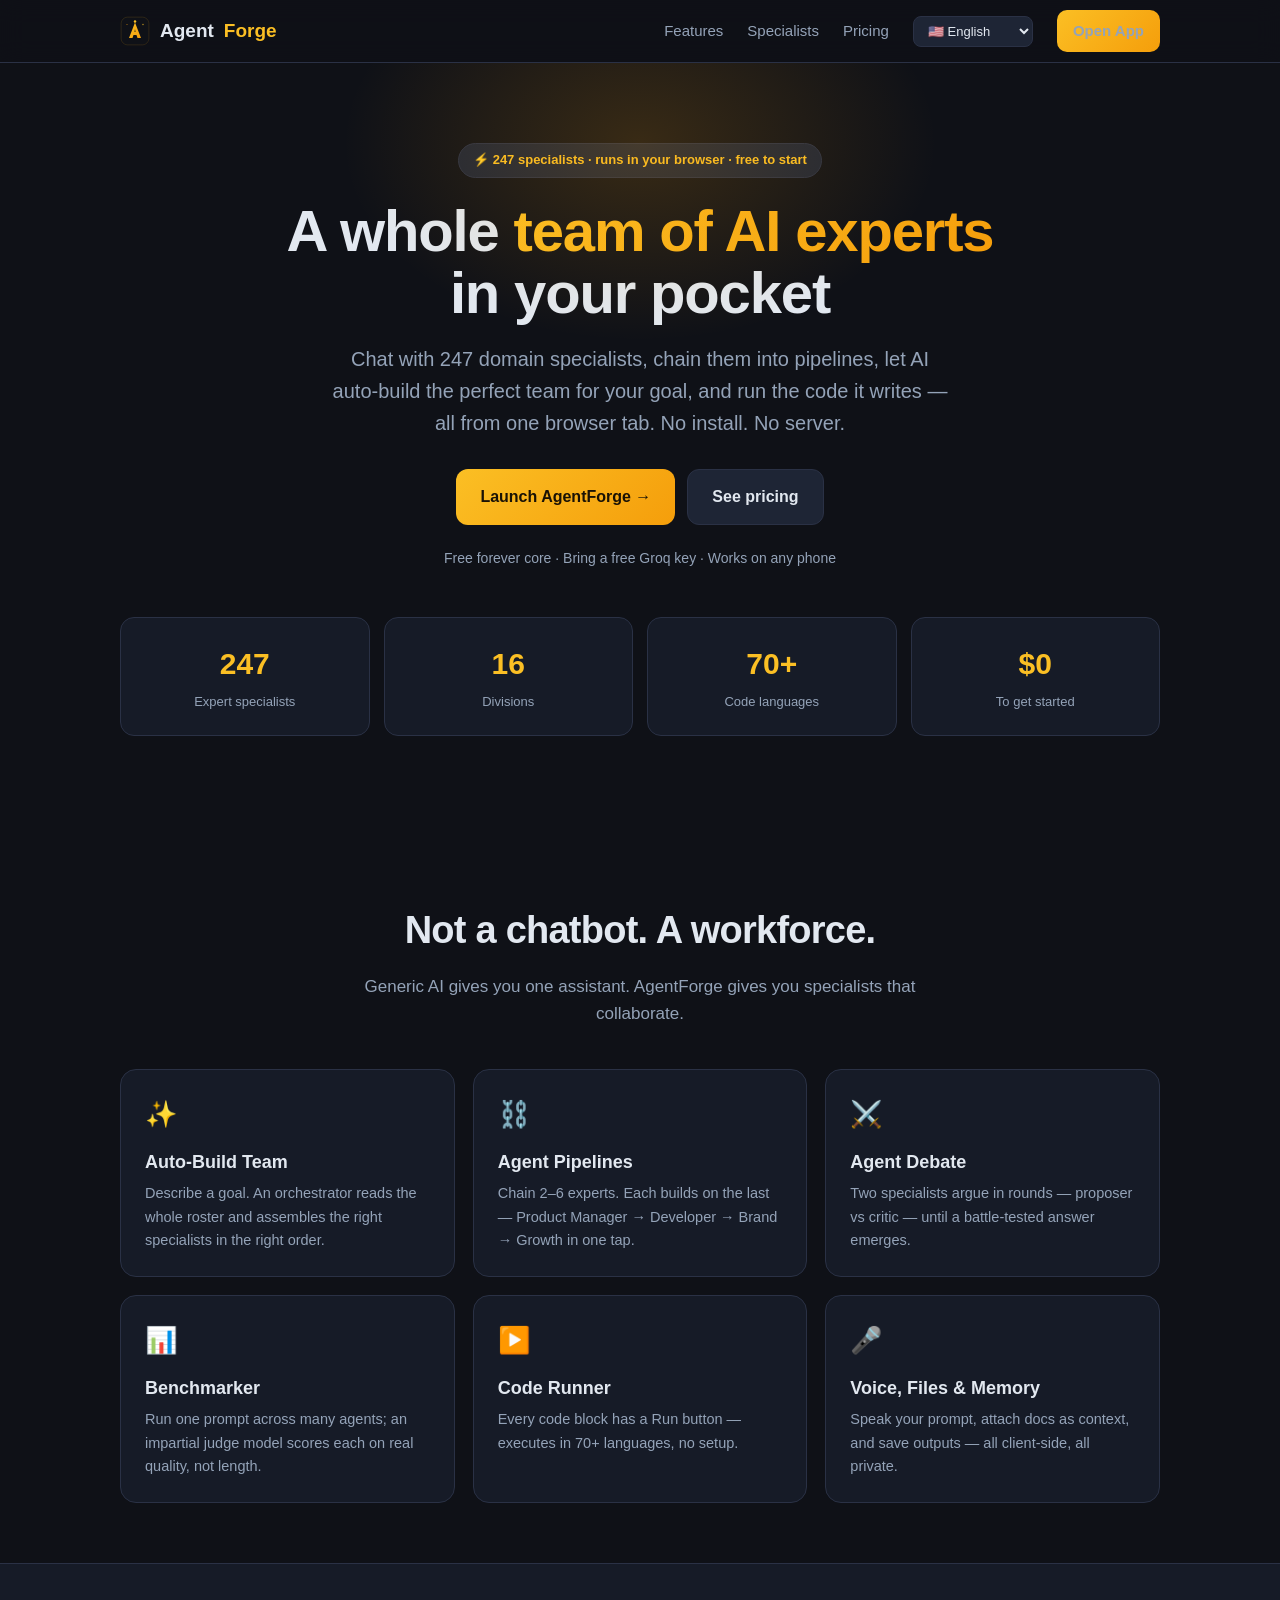
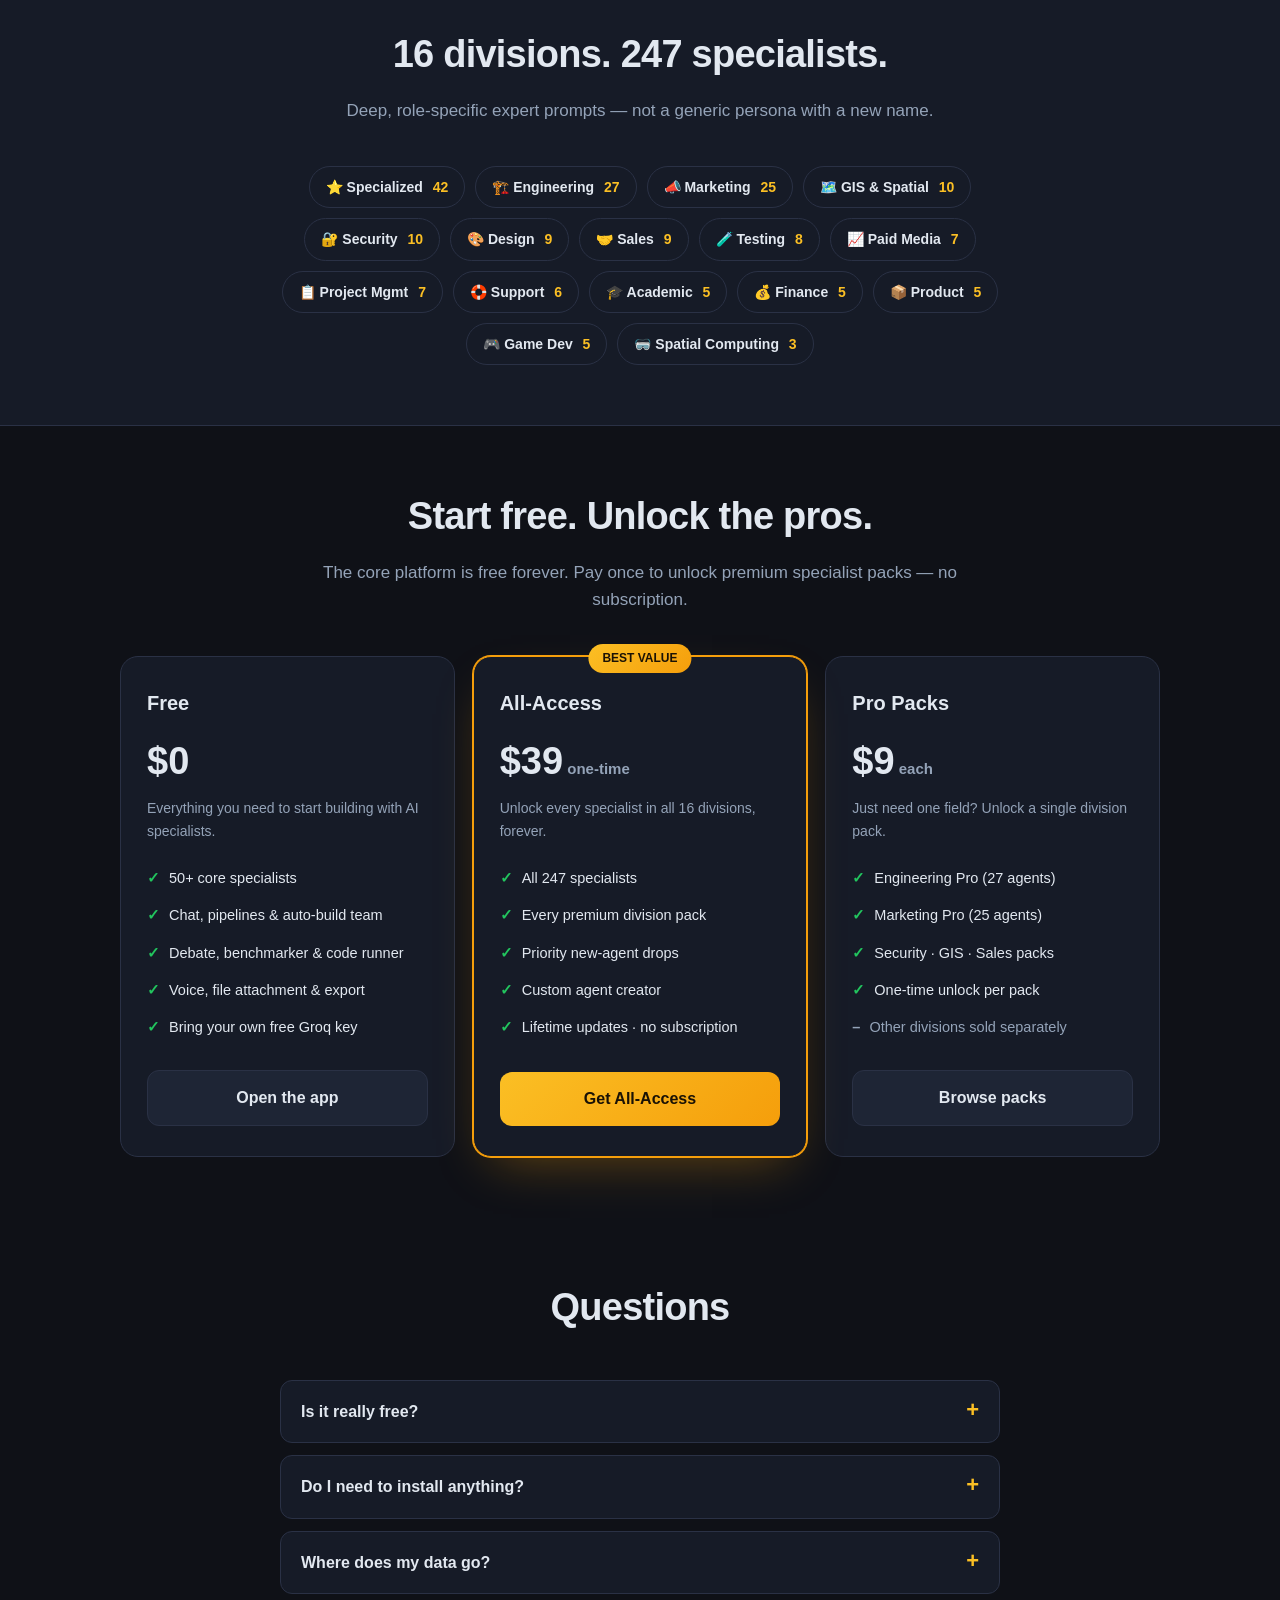
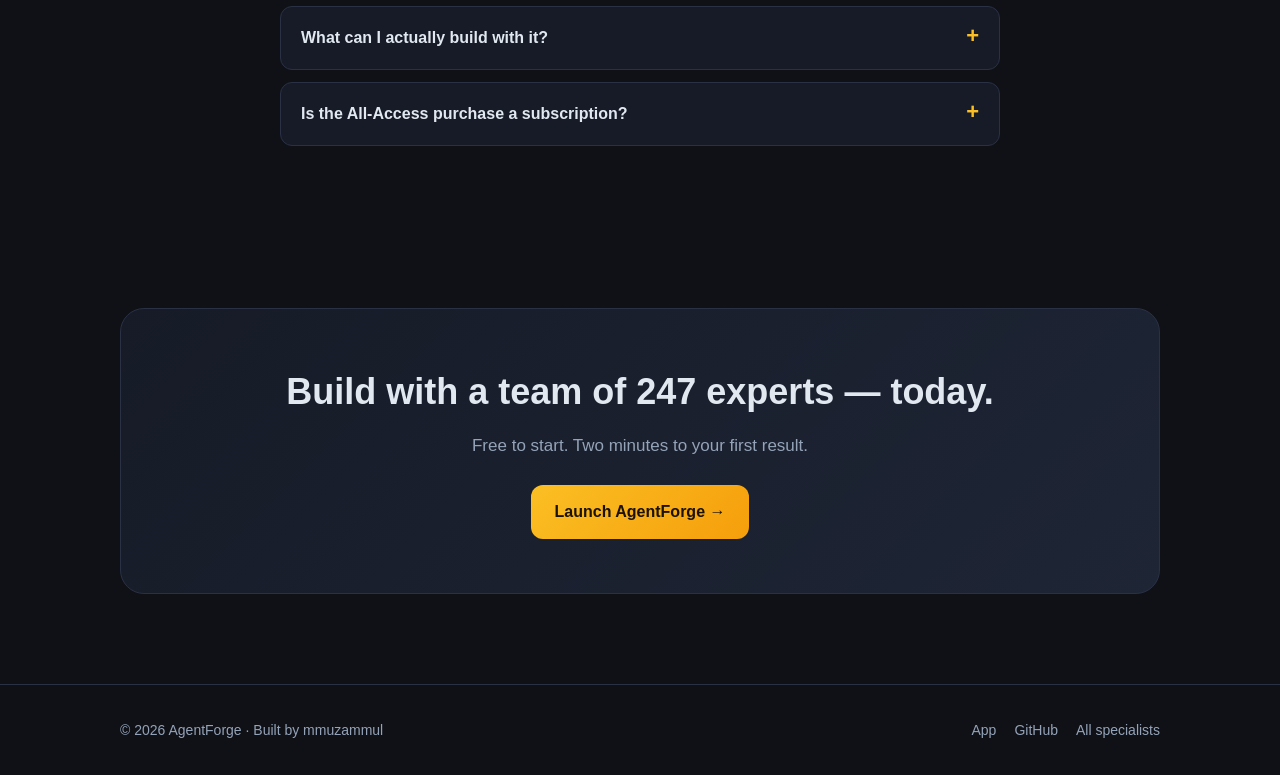
<file: landing.html>
<!DOCTYPE html>
<html lang="en">
<head>
<meta charset="UTF-8"/>
<meta name="viewport" content="width=device-width,initial-scale=1,viewport-fit=cover"/>
<title>AgentForge — 247 AI Specialists in Your Browser</title>
<meta name="description" content="247 expert AI specialists, agent pipelines, auto-built teams, debate, and a code runner — all running in your browser. Free to start."/>
<meta name="keywords" content="AI agents, AI specialists, agentic AI, AI team builder, multi-agent AI, AI pipeline, free AI tool, mobile AI app, AI assistant, AI for business, AI agent marketplace, auto-build AI team, AI agent debate, AI benchmarking, browser-based AI platform, no-code AI agents, Groq AI app, free AI specialists, AI workforce, multi-agent orchestration"/>
<meta name="author" content="AgentForge"/>
<meta name="robots" content="index, follow, max-image-preview:large, max-snippet:-1, max-video-preview:-1"/>
<link rel="canonical" href="https://mmuzammul.github.io/Agi-forge/landing.html"/>
<link rel="icon" type="image/png" sizes="32x32" href="assets/favicon-32.png"/>
<link rel="apple-touch-icon" href="assets/apple-touch-icon.png"/>
<meta name="theme-color" content="#0f1117"/>
<!-- Open Graph / social sharing -->
<meta property="og:type" content="website"/>
<meta property="og:site_name" content="AgentForge"/>
<meta property="og:locale" content="en_US"/>
<meta property="og:title" content="AgentForge — 247 AI Specialists in Your Browser"/>
<meta property="og:description" content="Agent pipelines, auto-built teams, debate, and a code runner. Free to start, runs in your browser."/>
<meta property="og:image" content="https://mmuzammul.github.io/Agi-forge/assets/icon-512.png"/>
<meta property="og:image:width" content="512"/>
<meta property="og:image:height" content="512"/>
<meta property="og:image:alt" content="AgentForge logo"/>
<meta property="og:url" content="https://mmuzammul.github.io/Agi-forge/landing.html"/>
<meta name="twitter:card" content="summary_large_image"/>
<meta name="twitter:title" content="AgentForge — 247 AI Specialists in Your Browser"/>
<meta name="twitter:description" content="247 expert AI specialists, agent pipelines, auto-built teams, debate, and a code runner — all running in your browser. Free to start."/>
<meta name="twitter:image" content="https://mmuzammul.github.io/Agi-forge/assets/icon-512.png"/>
<meta name="twitter:image:alt" content="AgentForge logo"/>
<script type="application/ld+json">
{"@context":"https://schema.org","@graph":[
{"@type":"SoftwareApplication","name":"AgentForge","applicationCategory":"BusinessApplication","operatingSystem":"Any (web browser)","url":"https://mmuzammul.github.io/Agi-forge/","description":"247 expert AI specialists, agent pipelines, auto-built teams, debate, and a code runner — all running in your browser. Free to start.","offers":{"@type":"Offer","price":"0","priceCurrency":"USD"},"author":{"@type":"Person","name":"mmuzammul","url":"https://github.com/mmuzammul"}},
{"@type":"Organization","name":"AgentForge","url":"https://mmuzammul.github.io/Agi-forge/","logo":"https://mmuzammul.github.io/Agi-forge/assets/icon-512.png","sameAs":["https://github.com/MMUZAMMUL/Agi-forge"]},
{"@type":"FAQPage","mainEntity":[
{"@type":"Question","name":"Is it really free?","acceptedAnswer":{"@type":"Answer","text":"Yes. The core app and 50+ specialists are free forever. You connect your own free Groq API key (no credit card) and you're running. Premium specialist packs are an optional one-time purchase."}},
{"@type":"Question","name":"Do I need to install anything?","acceptedAnswer":{"@type":"Answer","text":"No. AgentForge runs entirely in your browser. On mobile you can tap \"Add to Home Screen\" to use it like a native app, with offline support."}},
{"@type":"Question","name":"Where does my data go?","acceptedAnswer":{"@type":"Answer","text":"Nowhere we control. There's no backend — your API key, chats, and memory live in your browser's local storage. The only network calls are to your AI provider and optional search/code-execution services."}},
{"@type":"Question","name":"What can I actually build with it?","acceptedAnswer":{"@type":"Answer","text":"Product launches, marketing campaigns, code and architecture, security reviews, GIS analysis, financial models, game design docs — anything the 247 specialists cover, often by chaining several together in a pipeline."}},
{"@type":"Question","name":"Is the All-Access purchase a subscription?","acceptedAnswer":{"@type":"Answer","text":"No. It's a one-time payment that unlocks every specialist plus lifetime updates."}}
]}
]}
</script>
<style>
*{box-sizing:border-box;margin:0;padding:0}
:root{
  --bg:#0f1117;--bg2:#161b27;--bg3:#1e2535;--border:#2a3145;
  --text:#e2e8f0;--text2:#94a3b8;--accent:#f59e0b;--accent2:#fbbf24;--green:#22c55e;
}
html{scroll-behavior:smooth}
body{font-family:-apple-system,BlinkMacSystemFont,'Segoe UI',Roboto,sans-serif;background:var(--bg);color:var(--text);line-height:1.6;-webkit-font-smoothing:antialiased}
a{color:inherit;text-decoration:none}
.wrap{max-width:1080px;margin:0 auto;padding:0 20px}
.btn{display:inline-flex;align-items:center;gap:8px;font-weight:700;border-radius:12px;padding:14px 24px;font-size:16px;cursor:pointer;border:none;transition:transform .12s ease,filter .12s ease}
.btn:hover{transform:translateY(-2px)}
.btn-primary{background:linear-gradient(135deg,var(--accent2),var(--accent));color:#1a1205}
.btn-primary:hover{filter:brightness(1.06)}
.btn-ghost{background:var(--bg3);color:var(--text);border:1px solid var(--border)}

/* Nav */
nav{position:sticky;top:0;z-index:20;background:rgba(15,17,23,.82);backdrop-filter:blur(12px);border-bottom:1px solid var(--border)}
nav .wrap{display:flex;align-items:center;justify-content:space-between;height:62px}
.brand{display:flex;align-items:center;gap:10px;font-weight:800;font-size:19px}
.brand img{width:30px;height:30px}
.brand span{color:var(--accent2)}
.nav-links{display:flex;align-items:center;gap:24px}
.nav-links a{color:var(--text2);font-size:15px}
.nav-links a:hover{color:var(--text)}
.nav-cta{background:linear-gradient(135deg,var(--accent2),var(--accent));color:#1a1205;padding:9px 16px;border-radius:10px;font-weight:700}
.lang-switch{background:var(--bg3);color:var(--text);border:1px solid var(--border);border-radius:8px;padding:6px 10px;font-size:13px;cursor:pointer;max-width:120px}
.lang-switch:focus{outline:2px solid var(--accent)}
@media(max-width:720px){.nav-links a:not(.nav-cta){display:none}}

/* Hero */
.hero{text-align:center;padding:80px 0 56px;position:relative;overflow:hidden}
.hero::before{content:"";position:absolute;top:-120px;left:50%;transform:translateX(-50%);width:600px;height:400px;background:radial-gradient(ellipse,rgba(245,158,11,.18),transparent 70%);pointer-events:none}
.pill{display:inline-block;background:var(--bg3);border:1px solid var(--border);color:var(--accent2);font-size:13px;font-weight:600;padding:6px 14px;border-radius:99px;margin-bottom:22px}
.hero h1{font-size:clamp(34px,6vw,58px);line-height:1.08;font-weight:850;letter-spacing:-.02em;margin-bottom:18px}
.hero h1 em{font-style:normal;background:linear-gradient(135deg,var(--accent2),var(--accent));-webkit-background-clip:text;background-clip:text;color:transparent}
.hero p.sub{font-size:clamp(16px,2.4vw,20px);color:var(--text2);max-width:620px;margin:0 auto 30px}
.cta-row{display:flex;gap:12px;justify-content:center;flex-wrap:wrap}
.trust{margin-top:22px;color:var(--text2);font-size:14px}

/* Stats */
.stats{display:grid;grid-template-columns:repeat(4,1fr);gap:14px;margin:48px 0}
.stat{background:var(--bg2);border:1px solid var(--border);border-radius:14px;padding:22px 14px;text-align:center}
.stat .n{font-size:30px;font-weight:850;color:var(--accent2)}
.stat .l{font-size:13px;color:var(--text2);margin-top:4px}
@media(max-width:600px){.stats{grid-template-columns:repeat(2,1fr)}}

/* Sections */
section{padding:60px 0}
.sec-head{text-align:center;max-width:640px;margin:0 auto 42px}
.sec-head h2{font-size:clamp(26px,4vw,38px);font-weight:800;letter-spacing:-.02em;margin-bottom:12px}
.sec-head p{color:var(--text2);font-size:17px}

/* Features grid */
.grid{display:grid;grid-template-columns:repeat(3,1fr);gap:18px}
@media(max-width:860px){.grid{grid-template-columns:repeat(2,1fr)}}
@media(max-width:560px){.grid{grid-template-columns:1fr}}
.card{background:var(--bg2);border:1px solid var(--border);border-radius:16px;padding:24px;transition:border-color .15s ease,transform .15s ease}
.card:hover{border-color:var(--accent);transform:translateY(-3px)}
.card .ico{font-size:26px;margin-bottom:12px}
.card h3{font-size:18px;margin-bottom:6px}
.card p{color:var(--text2);font-size:14.5px}

/* Divisions */
.divs{display:flex;flex-wrap:wrap;gap:10px;justify-content:center;max-width:760px;margin:0 auto}
.chip{background:var(--bg2);border:1px solid var(--border);border-radius:99px;padding:9px 16px;font-size:14px;font-weight:600}
.chip b{color:var(--accent2);margin-left:6px}

/* Pricing */
.prices{display:grid;grid-template-columns:repeat(3,1fr);gap:18px;align-items:stretch}
@media(max-width:860px){.prices{grid-template-columns:1fr}}
.price{background:var(--bg2);border:1px solid var(--border);border-radius:18px;padding:30px 26px;display:flex;flex-direction:column}
.price.feat{border-color:var(--accent);box-shadow:0 0 0 1px var(--accent),0 20px 50px -20px rgba(245,158,11,.4);position:relative}
.price .tag{position:absolute;top:-13px;left:50%;transform:translateX(-50%);background:linear-gradient(135deg,var(--accent2),var(--accent));color:#1a1205;font-size:12px;font-weight:800;padding:5px 14px;border-radius:99px}
.price h3{font-size:20px;margin-bottom:6px}
.price .amt{font-size:38px;font-weight:850;margin:6px 0}
.price .amt small{font-size:15px;color:var(--text2);font-weight:600}
.price .desc{color:var(--text2);font-size:14px;margin-bottom:18px;min-height:40px}
.price ul{list-style:none;margin:0 0 24px;flex:1}
.price li{padding:7px 0;font-size:14.5px;display:flex;gap:9px;align-items:flex-start}
.price li::before{content:"✓";color:var(--green);font-weight:800}
.price li.off{color:var(--text2)}
.price li.off::before{content:"–";color:var(--text2)}
.price .btn{width:100%;justify-content:center}

/* FAQ */
.faq{max-width:760px;margin:0 auto}
details{background:var(--bg2);border:1px solid var(--border);border-radius:12px;padding:18px 20px;margin-bottom:12px}
details summary{font-weight:700;cursor:pointer;font-size:16px;list-style:none;display:flex;justify-content:space-between}
details summary::after{content:"+";color:var(--accent2);font-size:22px;line-height:1}
details[open] summary::after{content:"−"}
details p{color:var(--text2);margin-top:12px;font-size:15px}

/* Final CTA */
.final{text-align:center;background:linear-gradient(135deg,var(--bg2),var(--bg3));border:1px solid var(--border);border-radius:24px;padding:54px 24px;margin:30px 0}
.final h2{font-size:clamp(26px,4vw,36px);font-weight:850;margin-bottom:12px}
.final p{color:var(--text2);font-size:17px;margin-bottom:26px}

footer{border-top:1px solid var(--border);padding:34px 0;color:var(--text2);font-size:14px}
footer .wrap{display:flex;justify-content:space-between;flex-wrap:wrap;gap:14px}
footer a{color:var(--text2)}footer a:hover{color:var(--text)}
</style>
</head>
<body>

<nav><div class="wrap">
  <a class="brand" href="#top"><img src="assets/logo.svg" alt="AgentForge logo"/>Agent<span>Forge</span></a>
  <div class="nav-links">
    <a href="#features" data-i18n="nav_features">Features</a>
    <a href="#roster" data-i18n="nav_specialists">Specialists</a>
    <a href="#pricing" data-i18n="nav_pricing">Pricing</a>
    <select id="lang-switch" class="lang-switch" aria-label="Select language">
      <option value="en">🇺🇸 English</option>
      <option value="zh">🇨🇳 中文</option>
      <option value="es">🇪🇸 Español</option>
      <option value="hi">🇮🇳 हिन्दी</option>
      <option value="ar">🇸🇦 العربية</option>
      <option value="pt">🇵🇹 Português</option>
      <option value="fr">🇫🇷 Français</option>
      <option value="ru">🇷🇺 Русский</option>
      <option value="ja">🇯🇵 日本語</option>
      <option value="de">🇩🇪 Deutsch</option>
    </select>
    <a class="nav-cta" href="index.html" data-i18n="nav_openapp">Open App</a>
  </div>
</div></nav>

<header class="hero" id="top"><div class="wrap">
  <div class="pill" data-i18n="hero_pill">⚡ 247 specialists · runs in your browser · free to start</div>
  <h1 data-i18n="hero_h1">A whole <em>team of AI experts</em><br/>in your pocket</h1>
  <p class="sub" data-i18n="hero_sub">Chat with 247 domain specialists, chain them into pipelines, let AI auto-build the perfect team for your goal, and run the code it writes — all from one browser tab. No install. No server.</p>
  <div class="cta-row">
    <a class="btn btn-primary" href="index.html" data-i18n="hero_cta1">Launch AgentForge →</a>
    <a class="btn btn-ghost" href="#pricing" data-i18n="hero_cta2">See pricing</a>
  </div>
  <div class="trust" data-i18n="hero_trust">Free forever core · Bring a free Groq key · Works on any phone</div>

  <div class="stats">
    <div class="stat"><div class="n">247</div><div class="l" data-i18n="stat_specialists">Expert specialists</div></div>
    <div class="stat"><div class="n">16</div><div class="l" data-i18n="stat_divisions">Divisions</div></div>
    <div class="stat"><div class="n">70+</div><div class="l" data-i18n="stat_languages">Code languages</div></div>
    <div class="stat"><div class="n">$0</div><div class="l" data-i18n="stat_start">To get started</div></div>
  </div>
</div></header>

<section id="features"><div class="wrap">
  <div class="sec-head">
    <h2 data-i18n="features_h2">Not a chatbot. A workforce.</h2>
    <p data-i18n="features_p">Generic AI gives you one assistant. AgentForge gives you specialists that collaborate.</p>
  </div>
  <div class="grid">
    <div class="card"><div class="ico">✨</div><h3 data-i18n="card1_title">Auto-Build Team</h3><p data-i18n="card1_desc">Describe a goal. An orchestrator reads the whole roster and assembles the right specialists in the right order.</p></div>
    <div class="card"><div class="ico">⛓️</div><h3 data-i18n="card2_title">Agent Pipelines</h3><p data-i18n="card2_desc">Chain 2–6 experts. Each builds on the last — Product Manager → Developer → Brand → Growth in one tap.</p></div>
    <div class="card"><div class="ico">⚔️</div><h3 data-i18n="card3_title">Agent Debate</h3><p data-i18n="card3_desc">Two specialists argue in rounds — proposer vs critic — until a battle-tested answer emerges.</p></div>
    <div class="card"><div class="ico">📊</div><h3 data-i18n="card4_title">Benchmarker</h3><p data-i18n="card4_desc">Run one prompt across many agents; an impartial judge model scores each on real quality, not length.</p></div>
    <div class="card"><div class="ico">▶️</div><h3 data-i18n="card5_title">Code Runner</h3><p data-i18n="card5_desc">Every code block has a Run button — executes in 70+ languages, no setup.</p></div>
    <div class="card"><div class="ico">🎤</div><h3 data-i18n="card6_title">Voice, Files & Memory</h3><p data-i18n="card6_desc">Speak your prompt, attach docs as context, and save outputs — all client-side, all private.</p></div>
  </div>
</div></section>

<section id="roster" style="background:var(--bg2);border-block:1px solid var(--border)"><div class="wrap">
  <div class="sec-head">
    <h2 data-i18n="roster_h2">16 divisions. 247 specialists.</h2>
    <p data-i18n="roster_p">Deep, role-specific expert prompts — not a generic persona with a new name.</p>
  </div>
  <div class="divs">
    <div class="chip">⭐ <span data-i18n="div_specialized">Specialized</span> <b>42</b></div>
    <div class="chip">🏗️ <span data-i18n="div_engineering">Engineering</span> <b>27</b></div>
    <div class="chip">📣 <span data-i18n="div_marketing">Marketing</span> <b>25</b></div>
    <div class="chip">🗺️ <span data-i18n="div_gis">GIS & Spatial</span> <b>10</b></div>
    <div class="chip">🔐 <span data-i18n="div_security">Security</span> <b>10</b></div>
    <div class="chip">🎨 <span data-i18n="div_design">Design</span> <b>9</b></div>
    <div class="chip">🤝 <span data-i18n="div_sales">Sales</span> <b>9</b></div>
    <div class="chip">🧪 <span data-i18n="div_testing">Testing</span> <b>8</b></div>
    <div class="chip">📈 <span data-i18n="div_paidmedia">Paid Media</span> <b>7</b></div>
    <div class="chip">📋 <span data-i18n="div_pm">Project Mgmt</span> <b>7</b></div>
    <div class="chip">🛟 <span data-i18n="div_support">Support</span> <b>6</b></div>
    <div class="chip">🎓 <span data-i18n="div_academic">Academic</span> <b>5</b></div>
    <div class="chip">💰 <span data-i18n="div_finance">Finance</span> <b>5</b></div>
    <div class="chip">📦 <span data-i18n="div_product">Product</span> <b>5</b></div>
    <div class="chip">🎮 <span data-i18n="div_gamedev">Game Dev</span> <b>5</b></div>
    <div class="chip">🥽 <span data-i18n="div_spatial">Spatial Computing</span> <b>3</b></div>
  </div>
</div></section>

<section id="pricing"><div class="wrap">
  <div class="sec-head">
    <h2 data-i18n="pricing_h2">Start free. Unlock the pros.</h2>
    <p data-i18n="pricing_p">The core platform is free forever. Pay once to unlock premium specialist packs — no subscription.</p>
  </div>
  <div class="prices">
    <div class="price">
      <h3 data-i18n="free_title">Free</h3>
      <div class="amt">$0</div>
      <div class="desc" data-i18n="free_desc">Everything you need to start building with AI specialists.</div>
      <ul>
        <li data-i18n="free_li1">50+ core specialists</li>
        <li data-i18n="free_li2">Chat, pipelines & auto-build team</li>
        <li data-i18n="free_li3">Debate, benchmarker & code runner</li>
        <li data-i18n="free_li4">Voice, file attachment & export</li>
        <li data-i18n="free_li5">Bring your own free Groq key</li>
      </ul>
      <a class="btn btn-ghost" href="index.html" data-i18n="free_cta">Open the app</a>
    </div>
    <div class="price feat">
      <div class="tag" data-i18n="aa_tag">BEST VALUE</div>
      <h3 data-i18n="aa_title">All-Access</h3>
      <div class="amt">$39<small data-i18n="aa_unit"> one-time</small></div>
      <div class="desc" data-i18n="aa_desc">Unlock every specialist in all 16 divisions, forever.</div>
      <ul>
        <li data-i18n="aa_li1">All 247 specialists</li>
        <li data-i18n="aa_li2">Every premium division pack</li>
        <li data-i18n="aa_li3">Priority new-agent drops</li>
        <li data-i18n="aa_li4">Custom agent creator</li>
        <li data-i18n="aa_li5">Lifetime updates · no subscription</li>
      </ul>
      <a class="btn btn-primary" href="#" data-buy="all-access" data-i18n="aa_cta">Get All-Access</a>
    </div>
    <div class="price">
      <h3 data-i18n="pp_title">Pro Packs</h3>
      <div class="amt">$9<small data-i18n="pp_unit"> each</small></div>
      <div class="desc" data-i18n="pp_desc">Just need one field? Unlock a single division pack.</div>
      <ul>
        <li data-i18n="pp_li1">Engineering Pro (27 agents)</li>
        <li data-i18n="pp_li2">Marketing Pro (25 agents)</li>
        <li data-i18n="pp_li3">Security · GIS · Sales packs</li>
        <li data-i18n="pp_li4">One-time unlock per pack</li>
        <li class="off" data-i18n="pp_li5">Other divisions sold separately</li>
      </ul>
      <a class="btn btn-ghost" href="#" data-buy="packs" data-i18n="pp_cta">Browse packs</a>
    </div>
  </div>
</div></section>

<section><div class="wrap faq">
  <div class="sec-head"><h2 data-i18n="faq_h2">Questions</h2></div>
  <details><summary data-i18n="faq_q1">Is it really free?</summary><p data-i18n="faq_a1">Yes. The core app and 50+ specialists are free forever. You connect your own free Groq API key (no credit card) and you're running. Premium specialist packs are an optional one-time purchase.</p></details>
  <details><summary data-i18n="faq_q2">Do I need to install anything?</summary><p data-i18n="faq_a2">No. AgentForge runs entirely in your browser. On mobile you can tap "Add to Home Screen" to use it like a native app, with offline support.</p></details>
  <details><summary data-i18n="faq_q3">Where does my data go?</summary><p data-i18n="faq_a3">Nowhere we control. There's no backend — your API key, chats, and memory live in your browser's local storage. The only network calls are to your AI provider and optional search/code-execution services.</p></details>
  <details><summary data-i18n="faq_q4">What can I actually build with it?</summary><p data-i18n="faq_a4">Product launches, marketing campaigns, code and architecture, security reviews, GIS analysis, financial models, game design docs — anything the 247 specialists cover, often by chaining several together in a pipeline.</p></details>
  <details><summary data-i18n="faq_q5">Is the All-Access purchase a subscription?</summary><p data-i18n="faq_a5">No. It's a one-time payment that unlocks every specialist plus lifetime updates.</p></details>
</div></section>

<section><div class="wrap">
  <div class="final">
    <h2 data-i18n="final_h2">Build with a team of 247 experts — today.</h2>
    <p data-i18n="final_p">Free to start. Two minutes to your first result.</p>
    <a class="btn btn-primary" href="index.html" data-i18n="final_cta">Launch AgentForge →</a>
  </div>
</div></section>

<footer><div class="wrap">
  <div data-i18n="footer_copyright">© 2026 AgentForge · Built by mmuzammul</div>
  <div style="display:flex;gap:18px">
    <a href="index.html" data-i18n="footer_app">App</a>
    <a href="https://github.com/MMUZAMMUL/Agi-forge" data-i18n="footer_github">GitHub</a>
    <a href="docs/AGENTS.md" data-i18n="footer_allspecialists">All specialists</a>
  </div>
</div></footer>

<script src="assets/js/landing-i18n.js"></script>
<script>
/* Wire purchase buttons to your storefront (Gumroad / Lemon Squeezy).
   Replace the URLs below with your real product links when ready. */
const STORE = {
  'all-access': '', // e.g. 'https://yourname.gumroad.com/l/agentforge-all'
  'packs':      ''  // e.g. 'https://yourname.gumroad.com/agentforge'
};
document.querySelectorAll('[data-buy]').forEach(el=>{
  el.addEventListener('click',e=>{
    const url=STORE[el.dataset.buy];
    if(url){ e.preventDefault(); window.location.href=url; }
    else{ e.preventDefault(); alert('Storefront coming soon — connect your Gumroad/Lemon Squeezy link in landing.html.'); }
  });
});
</script>
</body>
</html>
</file>
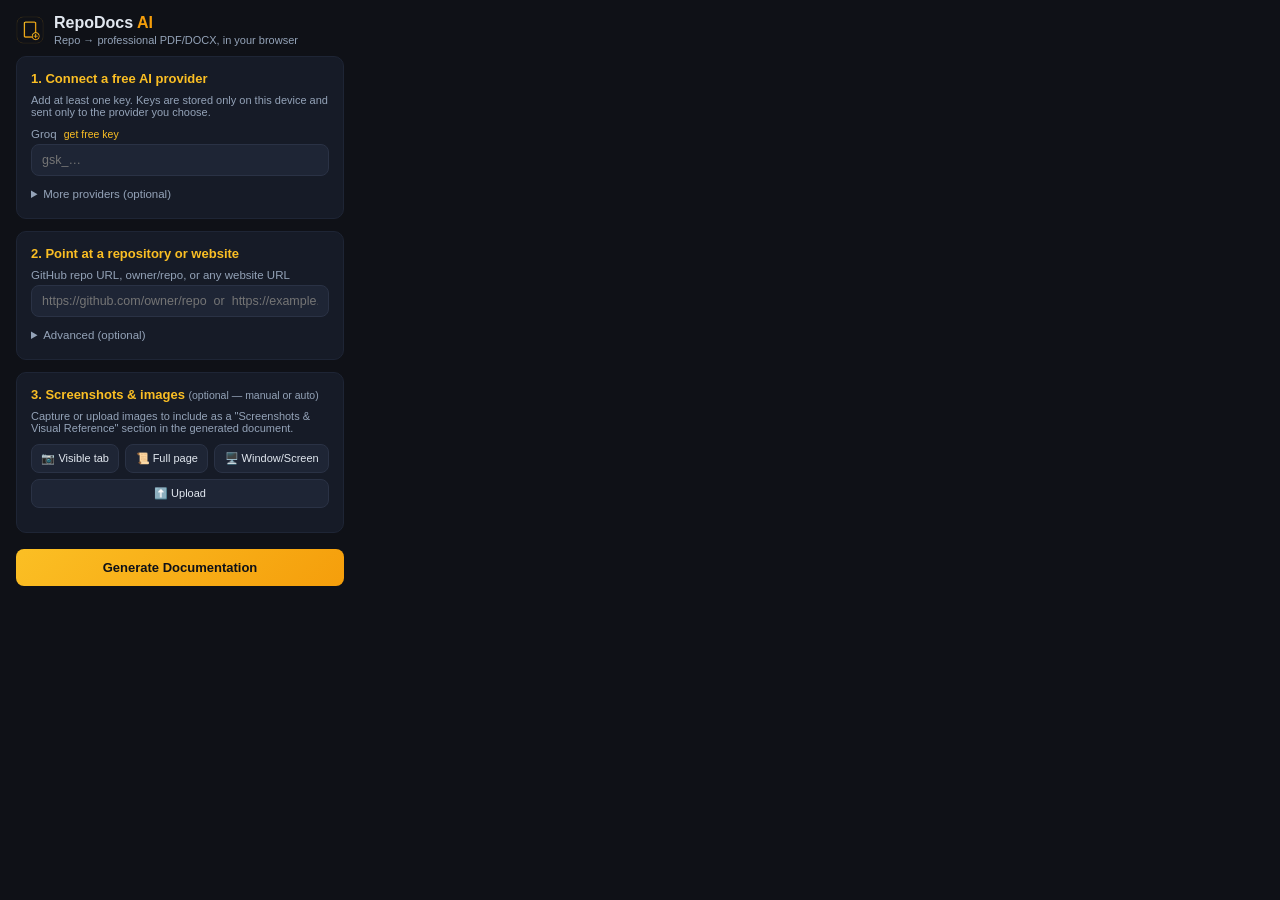
<file: extensions/repo-doc-generator/popup/popup.html>
<!DOCTYPE html>
<html>
<head>
  <meta charset="utf-8" />
  <title>RepoDocs AI</title>
  <link rel="stylesheet" href="popup.css" />
</head>
<body>
  <header class="header">
    <img src="../icons/icon48.png" alt="" width="28" height="28" />
    <div>
      <h1>RepoDocs <span>AI</span></h1>
      <p class="tagline">Repo → professional PDF/DOCX, in your browser</p>
    </div>
  </header>

  <main id="setup-view">
    <section class="card">
      <h2>1. Connect a free AI provider</h2>
      <p class="hint">Add at least one key. Keys are stored only on this device and sent only to the provider you choose.</p>

      <label>Groq <a href="https://console.groq.com/keys" target="_blank" rel="noopener">get free key</a></label>
      <input type="password" id="key-groq" placeholder="gsk_…" autocomplete="off" />

      <details>
        <summary>More providers (optional)</summary>
        <label>Cerebras <a href="https://cloud.cerebras.ai/" target="_blank" rel="noopener">get free key</a></label>
        <input type="password" id="key-cerebras" placeholder="csk-…" autocomplete="off" />
        <label>Gemini <a href="https://aistudio.google.com/apikey" target="_blank" rel="noopener">get free key</a></label>
        <input type="password" id="key-gemini" placeholder="AIza…" autocomplete="off" />
        <label>OpenRouter <a href="https://openrouter.ai/keys" target="_blank" rel="noopener">get free key</a></label>
        <input type="password" id="key-openrouter" placeholder="sk-or-…" autocomplete="off" />
      </details>
    </section>

    <section class="card">
      <h2>2. Point at a repository or website</h2>
      <label>GitHub repo URL, owner/repo, or any website URL</label>
      <input type="text" id="repo-input" placeholder="https://github.com/owner/repo  or  https://example.com" />

      <details>
        <summary>Advanced (optional)</summary>
        <label>GitHub personal access token <span class="hint-inline">— raises the API rate limit, avoids "rate limit hit" errors on large repos</span></label>
        <input type="password" id="github-token" placeholder="ghp_… (optional)" autocomplete="off" />
        <label class="checkbox-row">
          <input type="checkbox" id="capture-screenshot" />
          Try to capture a screenshot of the live app (if one is linked in the repo)
        </label>
      </details>
    </section>

    <section class="card">
      <h2>3. Screenshots & images <span class="hint-inline">(optional — manual or auto)</span></h2>
      <p class="hint">Capture or upload images to include as a "Screenshots & Visual Reference" section in the generated document.</p>
      <div class="capture-row">
        <button type="button" id="capture-visible-btn" class="chip-btn">📷 Visible tab</button>
        <button type="button" id="capture-fullpage-btn" class="chip-btn">📜 Full page</button>
        <button type="button" id="capture-window-btn" class="chip-btn">🖥️ Window/Screen</button>
        <button type="button" id="upload-images-btn" class="chip-btn">⬆️ Upload</button>
      </div>
      <input type="file" id="upload-images-input" accept="image/*" multiple hidden />
      <p id="capture-status" class="hint-inline" hidden></p>
      <div id="gallery" class="gallery"></div>
    </section>

    <button id="generate-btn" class="primary-btn">Generate Documentation</button>
    <p id="setup-error" class="error-text" hidden></p>
  </main>

  <main id="progress-view" hidden>
    <section class="card">
      <h2>Analyzing <span id="progress-repo"></span></h2>
      <div class="progress-row">
        <div class="spinner"></div>
        <div>
          <p id="progress-stage">Starting…</p>
          <p class="timer" id="progress-timer">0:00</p>
        </div>
      </div>
      <button id="cancel-btn" class="secondary-btn">Cancel</button>
    </section>
  </main>

  <main id="done-view" hidden>
    <section class="card">
      <h2>Documentation ready 🎉</h2>
      <p class="hint" id="done-repo"></p>
      <button id="download-pdf-btn" class="primary-btn">Download PDF</button>
      <button id="download-docx-btn" class="primary-btn secondary-btn">Download DOCX</button>
      <button id="new-job-btn" class="link-btn">Analyze another repo</button>
    </section>
  </main>

  <main id="error-view" hidden>
    <section class="card">
      <h2>Something went wrong</h2>
      <p class="error-text" id="error-message"></p>
      <button id="retry-btn" class="primary-btn">Try again</button>
    </section>
  </main>

  <script src="popup.js"></script>
</body>
</html>
</file>
<file: assets/css/styles.css>
/* AgentForge — global styles (extracted from index.html) */
*{box-sizing:border-box;margin:0;padding:0}
:root{
  --bg:#0f1117;--bg2:#161b27;--bg3:#1e2535;--border:#2a3145;
  --text:#e2e8f0;--text2:#94a3b8;--accent:#f59e0b;--accent2:#fbbf24;
  --green:#22c55e;--red:#ef4444;--orange:#f59e0b;--purple:#a855f7;--radius:10px;
}
html,body{height:100%;font-family:-apple-system,BlinkMacSystemFont,'Segoe UI',sans-serif;background:var(--bg);color:var(--text);font-size:15px}
/* Keyboard-only focus ring — visible for tab/keyboard users (incl. role=button
   agent cards), suppressed for mouse/touch via :focus-visible. */
:focus-visible{outline:2px solid var(--accent2);outline-offset:2px}
.agent-item:focus-visible{outline:2px solid var(--accent2);outline-offset:-2px}
::-webkit-scrollbar{width:4px}::-webkit-scrollbar-thumb{background:var(--border);border-radius:99px}
.app{display:flex;flex-direction:column;height:100vh;height:100dvh;overflow:hidden;max-width:560px;margin-inline:auto;position:relative}

/* Header */
.header{background:var(--bg2);border-bottom:1px solid var(--border);padding:calc(10px + env(safe-area-inset-top,0px)) 14px 10px;display:flex;align-items:center;gap:10px;flex-shrink:0;min-width:0}
.logo{font-size:17px;font-weight:700;flex-shrink:0}.logo span{color:var(--accent2)}
.dot{width:9px;height:9px;border-radius:50%;background:var(--red);flex-shrink:0;transition:background .3s}
.dot.ok{background:var(--green)}.dot.warn{background:var(--orange)}
.hdr-right{margin-left:auto;display:flex;gap:6px;overflow-x:auto;scrollbar-width:none;min-width:0}
.hdr-right::-webkit-scrollbar{display:none}
.icon-btn{background:var(--bg3);border:1px solid var(--border);color:var(--text);padding:6px 11px;border-radius:var(--radius);font-size:14px;cursor:pointer;flex-shrink:0}
.icon-btn.active-tab{background:var(--accent)22;border-color:var(--accent);color:var(--accent2)}

/* Screens */
.screen{display:none;flex:1;overflow:hidden;flex-direction:column}
.screen.active{display:flex}

/* ── SETUP SCREEN ── */
.welcome{flex:1;overflow-y:auto;padding:18px;display:flex;flex-direction:column;gap:13px}
.welcome-hero{text-align:center;padding:16px 0 6px}
.welcome-hero .big{font-size:48px;margin-bottom:8px}
.welcome-hero h1{font-size:21px;font-weight:700;margin-bottom:5px}
.welcome-hero p{font-size:13px;color:var(--text2);line-height:1.6}
.card{background:var(--bg2);border:1px solid var(--border);border-radius:var(--radius);padding:14px}
.card-title{font-size:11px;color:var(--text2);text-transform:uppercase;letter-spacing:.06em;margin-bottom:9px}
.field-input{width:100%;background:var(--bg3);border:1px solid var(--border);color:var(--text);padding:11px 13px;border-radius:var(--radius);font-size:15px;outline:none;font-family:monospace}
.field-input:focus{border-color:var(--accent)}
.field-hint{font-size:12px;color:var(--text2);margin-top:5px;line-height:1.5}
.primary-btn{width:100%;padding:13px;background:var(--accent);border:none;color:#fff;font-size:15px;font-weight:700;border-radius:var(--radius);cursor:pointer;margin-top:10px}
.primary-btn:disabled{opacity:.5}
.step-list{display:flex;flex-direction:column;gap:10px;margin-bottom:12px}
.step{display:flex;gap:11px;align-items:flex-start}
.snum{width:24px;height:24px;border-radius:50%;background:var(--accent);color:#fff;font-size:12px;font-weight:700;display:flex;align-items:center;justify-content:center;flex-shrink:0;margin-top:2px}
.step-body{font-size:13px;color:var(--text2);line-height:1.6}
.step-body b{color:var(--text);display:block;margin-bottom:1px}
.cmd{display:block;margin-top:3px;font-family:monospace;font-size:12px;background:var(--bg);border:1px solid var(--border);padding:6px 9px;border-radius:6px;color:var(--accent2);word-break:break-all}
.skip-link{text-align:center;font-size:13px;color:var(--text2)}
.skip-link span{color:var(--accent2);cursor:pointer;text-decoration:underline}
/* ── Multi-provider setup ── */
.setup-prov-btn{display:flex;flex-direction:column;align-items:center;gap:3px;padding:11px 8px;border-radius:var(--radius);border:1px solid var(--border);background:var(--bg3);color:var(--text2);cursor:pointer;font-size:13px;transition:border-color .15s;width:100%}
.setup-prov-btn.on{border-color:var(--accent);background:var(--accent)22;color:var(--accent2)}
.setup-prov-info{margin-bottom:12px}
.setup-steps{display:flex;flex-direction:column;gap:8px;margin-bottom:12px}
a{color:var(--accent2)}

/* ── AGENTS SCREEN ── */
.search-bar{padding:10px 12px;background:var(--bg2);border-bottom:1px solid var(--border)}
.search-input{width:100%;background:var(--bg3);border:1px solid var(--border);color:var(--text);padding:9px 12px;border-radius:var(--radius);font-size:15px;outline:none}
.search-input:focus{border-color:var(--accent)}
.div-scroll{display:flex;gap:5px;padding:7px 12px;overflow-x:auto;background:var(--bg2);border-bottom:1px solid var(--border);flex-shrink:0}
.div-scroll::-webkit-scrollbar{height:0}
.div-tab{white-space:nowrap;padding:4px 12px;border-radius:99px;border:1px solid var(--border);background:transparent;color:var(--text2);font-size:12px;cursor:pointer;flex-shrink:0}
.div-tab.on{background:var(--accent);border-color:var(--accent);color:#fff}
.agent-list{flex:1;overflow-y:auto;padding:8px}
.agent-item{display:flex;align-items:center;gap:11px;padding:11px;border-radius:var(--radius);cursor:pointer;margin-bottom:3px;-webkit-tap-highlight-color:transparent;position:relative}
.agent-item:active{background:var(--bg3)}
.agent-item.in-pipeline{border:1px solid var(--purple);background:var(--purple)11}
.agi-emoji{width:42px;height:42px;border-radius:10px;display:flex;align-items:center;justify-content:center;font-size:21px;flex-shrink:0}
.agi-info{min-width:0;flex:1}
.agi-name{font-weight:600;font-size:14px;white-space:nowrap;overflow:hidden;text-overflow:ellipsis}
.agi-div{font-size:11px;color:var(--text2);margin-top:1px}
.agi-desc{font-size:12px;color:var(--text2);margin-top:2px;display:-webkit-box;-webkit-line-clamp:2;-webkit-box-orient:vertical;overflow:hidden}
.pipeline-badge{background:var(--purple);color:#fff;font-size:11px;font-weight:700;width:18px;height:18px;border-radius:50%;display:flex;align-items:center;justify-content:center;flex-shrink:0}
.fav-btn{flex-shrink:0;background:none;border:none;font-size:20px;line-height:1;cursor:pointer;color:var(--text2);padding:4px 4px;transition:transform .12s ease}
.fav-btn.on{color:var(--accent2)}
.fav-btn:active{transform:scale(1.3)}
.list-section{font-size:12px;font-weight:700;letter-spacing:.04em;text-transform:uppercase;color:var(--text2);padding:12px 6px 6px;display:flex;align-items:center;gap:7px}
.list-section .ls-line{flex:1;height:1px;background:var(--border)}
.msg-actions{display:flex;gap:6px;margin-top:5px;flex-wrap:wrap}
.msg-act{background:var(--bg3);border:1px solid var(--border);color:var(--text2);font-size:11px;padding:3px 9px;border-radius:7px;cursor:pointer}
.msg-act:active{background:var(--accent)22;color:var(--accent2)}

/* ── CHAT SCREEN ── */
.chat-header{display:flex;align-items:center;gap:10px;padding:11px 14px;background:var(--bg2);border-bottom:1px solid var(--border);flex-shrink:0}
.back-btn{background:none;border:none;color:var(--accent2);font-size:24px;cursor:pointer;padding:0;line-height:1}
.ch-emoji{width:38px;height:38px;border-radius:9px;display:flex;align-items:center;justify-content:center;font-size:20px;flex-shrink:0}
.ch-name{font-weight:700;font-size:15px}
.ch-sub{font-size:12px;color:var(--text2)}
.messages{flex:1;overflow-y:auto;padding:13px;display:flex;flex-direction:column;gap:11px}
.msg{display:flex;gap:8px;max-width:92%}
.msg.user{flex-direction:row-reverse;align-self:flex-end}
.msg-av{width:28px;height:28px;border-radius:7px;display:flex;align-items:center;justify-content:center;font-size:13px;flex-shrink:0;background:var(--bg3)}
.msg.user .msg-av{background:var(--accent);color:#fff;font-size:10px;font-weight:700}
.bubble{padding:10px 13px;border-radius:var(--radius);background:var(--bg3);border:1px solid var(--border);font-size:14px;line-height:1.65;word-break:break-word}
.msg.user .bubble{background:var(--accent);border-color:var(--accent);color:#fff}
.msg-meta{font-size:11px;color:var(--text2);margin-top:3px;display:flex;gap:8px;flex-wrap:wrap}
.msg.user .msg-meta{justify-content:flex-end}
.tool-call{background:var(--bg);border:1px solid var(--border);border-radius:8px;padding:8px 12px;font-size:12px;color:var(--text2);margin:4px 0;font-family:monospace}
.tool-call b{color:var(--orange)}
.cursor{animation:blink 1s step-end infinite;color:var(--accent2)}
@keyframes blink{0%,100%{opacity:1}50%{opacity:0}}
.input-row{display:flex;gap:8px;padding:10px 12px calc(10px + env(safe-area-inset-bottom,0px));background:var(--bg2);border-top:1px solid var(--border);flex-shrink:0}
.msg-input{flex:1;background:var(--bg3);border:1px solid var(--border);color:var(--text);padding:10px 12px;border-radius:var(--radius);font-size:15px;font-family:inherit;outline:none;resize:none;min-height:44px;max-height:120px}
.msg-input:focus{border-color:var(--accent)}
.send-btn{background:var(--accent);border:none;color:#fff;padding:0 16px;border-radius:var(--radius);font-size:19px;cursor:pointer;font-weight:700}
.send-btn:disabled{opacity:.4}

/* ── PIPELINE SCREEN ── */
.pipeline-body{flex:1;overflow-y:auto;padding:14px;display:flex;flex-direction:column;gap:12px}
.pipeline-top{background:var(--bg2);border:1px solid var(--border);border-radius:var(--radius);padding:14px}
.pipeline-goal{width:100%;background:var(--bg3);border:1px solid var(--border);color:var(--text);padding:11px 13px;border-radius:var(--radius);font-size:15px;font-family:inherit;outline:none;resize:none;min-height:70px}
.pipeline-goal:focus{border-color:var(--accent)}
.pipeline-queue{display:flex;flex-direction:column;gap:6px;margin:10px 0}
.pq-item{display:flex;align-items:center;gap:10px;background:var(--bg3);border:1px solid var(--border);padding:10px 12px;border-radius:var(--radius)}
.pq-num{width:22px;height:22px;border-radius:50%;background:var(--purple);color:#fff;font-size:11px;font-weight:700;display:flex;align-items:center;justify-content:center;flex-shrink:0}
.pq-emoji{font-size:18px;flex-shrink:0}
.pq-info{flex:1;min-width:0}
.pq-name{font-size:13px;font-weight:600;white-space:nowrap;overflow:hidden;text-overflow:ellipsis}
.pq-div{font-size:11px;color:var(--text2)}
.pq-remove{background:none;border:none;color:var(--text2);font-size:18px;cursor:pointer;padding:0 4px;line-height:1}
.pipeline-hint{font-size:12px;color:var(--text2);text-align:center;padding:4px 0}
.run-btn{width:100%;padding:14px;background:var(--purple);border:none;color:#fff;font-size:15px;font-weight:700;border-radius:var(--radius);cursor:pointer}
.run-btn:disabled{opacity:.5}
.share-btn{width:100%;padding:11px;background:var(--bg3);border:1px solid var(--purple)66;color:var(--purple);font-size:14px;font-weight:600;border-radius:var(--radius);cursor:pointer;margin-top:8px}
.share-toast{position:fixed;bottom:80px;left:50%;transform:translateX(-50%) translateY(20px);background:var(--green);color:#fff;padding:10px 22px;border-radius:20px;font-size:13px;font-weight:600;opacity:0;transition:all .3s;pointer-events:none;z-index:9999;white-space:nowrap;box-shadow:0 4px 20px #0008}
.share-toast.show{opacity:1;transform:translateX(-50%) translateY(0)}

/* Pipeline execution */
.exec-screen{flex:1;overflow-y:auto;padding:14px;display:flex;flex-direction:column;gap:10px}
.exec-agent-block{background:var(--bg2);border:1px solid var(--border);border-radius:var(--radius);overflow:hidden}
.exec-agent-header{display:flex;align-items:center;gap:10px;padding:10px 14px;border-bottom:1px solid var(--border)}
.exec-agent-status{margin-left:auto;font-size:12px;color:var(--text2)}
.exec-agent-status.running{color:var(--orange)}
.exec-agent-status.done{color:var(--green)}
.exec-output{padding:12px 14px;font-size:13px;line-height:1.7;color:var(--text);max-height:300px;overflow-y:auto}
.exec-output.collapsed{max-height:80px;overflow:hidden;position:relative}
.expand-btn{width:100%;padding:7px;background:var(--bg3);border:none;border-top:1px solid var(--border);color:var(--text2);font-size:12px;cursor:pointer}
.final-output{background:var(--bg2);border:2px solid var(--green);border-radius:var(--radius);padding:14px}
.final-output h3{color:var(--green);margin-bottom:10px;font-size:15px}
.copy-btn{width:100%;padding:10px;background:var(--green)22;border:1px solid var(--green)44;color:var(--green);font-size:13px;font-weight:600;border-radius:var(--radius);cursor:pointer;margin-top:10px}
.save-btn2{width:100%;padding:10px;background:var(--accent)22;border:1px solid var(--accent)44;color:var(--accent2);font-size:13px;font-weight:600;border-radius:var(--radius);cursor:pointer;margin-top:6px}

/* ── MEMORY SCREEN ── */
.memory-body{flex:1;overflow-y:auto;padding:14px;display:flex;flex-direction:column;gap:10px}
.memory-item{background:var(--bg2);border:1px solid var(--border);border-radius:var(--radius);padding:12px 14px}
.memory-title{font-weight:600;font-size:13px;margin-bottom:4px}
.memory-preview{font-size:12px;color:var(--text2);display:-webkit-box;-webkit-line-clamp:3;-webkit-box-orient:vertical;overflow:hidden;line-height:1.5}
.memory-meta{font-size:11px;color:var(--text2);margin-top:6px;display:flex;gap:10px}
.memory-actions{display:flex;gap:8px;margin-top:8px}
.mem-btn{flex:1;padding:6px;background:var(--bg3);border:1px solid var(--border);color:var(--text2);font-size:12px;border-radius:7px;cursor:pointer}
.mem-btn.danger{color:var(--red);border-color:var(--red)44}
.empty-memory{text-align:center;padding:40px 20px;color:var(--text2);font-size:13px}

/* ── SETTINGS SCREEN ── */
.settings-body{flex:1;overflow-y:auto;padding:14px;display:flex;flex-direction:column;gap:12px}
.prov-row{display:flex;gap:7px}
.prov-btn{flex:1;padding:9px 5px;border-radius:var(--radius);border:1px solid var(--border);background:var(--bg3);color:var(--text2);font-size:12px;cursor:pointer;text-align:center;line-height:1.4}
.prov-btn.on{border-color:var(--accent);background:var(--accent)22;color:var(--accent2);font-weight:600}
.model-chips{display:flex;flex-wrap:wrap;gap:5px;margin-top:7px}
.mchip{padding:5px 11px;border-radius:var(--radius);border:1px solid var(--border);background:var(--bg3);color:var(--text2);font-size:12px;cursor:pointer}
.mchip.on{border-color:var(--accent);background:var(--accent)22;color:var(--accent2)}

/* Markdown */
pre{background:#0d1117;border:1px solid var(--border);border-radius:7px;padding:10px;overflow-x:auto;margin:6px 0;font-size:12px}
code{font-family:monospace;font-size:12px;background:rgba(0,0,0,.3);padding:1px 4px;border-radius:3px}
pre code{background:none;padding:0}strong{color:var(--text)}
ul,ol{padding-left:18px;margin:4px 0}li{margin-bottom:2px}
h1,h2,h3{margin:8px 0 4px;color:var(--text)}p{margin-bottom:5px}p:last-child{margin-bottom:0}
hr{border:none;border-top:1px solid var(--border);margin:10px 0}

/* ── CODE RUNNER ── */
.code-block-wrap{position:relative;margin:6px 0}
.run-code-btn{position:absolute;top:5px;right:5px;background:var(--green)22;border:1px solid var(--green)44;color:var(--green);font-size:11px;padding:3px 8px;border-radius:5px;cursor:pointer;font-weight:600}
.run-code-btn:disabled{opacity:.5;cursor:not-allowed}
.code-tools{position:absolute;top:5px;right:5px;display:flex;gap:5px;flex-wrap:wrap;justify-content:flex-end;max-width:82%}
.code-tools .run-code-btn{position:static}
.ctool{font-size:11px;padding:3px 8px;border-radius:5px;cursor:pointer;font-weight:600;white-space:nowrap}
.ctool.prev{background:var(--accent)22;border:1px solid var(--accent)44;color:var(--accent2)}
.ctool.save{background:var(--purple)22;border:1px solid var(--purple)44;color:var(--purple)}
.ctool:disabled{opacity:.5;cursor:not-allowed}
.code-output{background:#0a1a0a;border:1px solid var(--green)33;border-top:none;border-radius:0 0 7px 7px;padding:8px 10px;font-size:12px;font-family:monospace;color:var(--green);white-space:pre-wrap;max-height:200px;overflow-y:auto}
.code-output.err{color:var(--red);border-color:var(--red)33}

/* ── MIC + ATTACH BUTTONS ── */
.mic-btn{background:var(--bg3);border:1px solid var(--border);color:var(--text2);width:44px;border-radius:var(--radius);font-size:19px;cursor:pointer;flex-shrink:0;display:flex;align-items:center;justify-content:center}
.mic-btn.on{background:var(--red)22;border-color:var(--red);color:var(--red);animation:pulse 1s infinite}
@keyframes pulse{0%,100%{opacity:1}50%{opacity:.5}}
.attach-chip{display:flex;align-items:center;gap:8px;margin:0 12px 8px;padding:7px 11px;background:var(--accent)11;border:1px solid var(--accent)44;border-radius:8px;font-size:12px;color:var(--accent2)}
.attach-chip .ac-name{flex:1;min-width:0;white-space:nowrap;overflow:hidden;text-overflow:ellipsis}
.attach-chip .ac-x{background:none;border:none;color:var(--text2);font-size:16px;cursor:pointer;padding:0 2px;line-height:1}

/* ── DEBATE SCREEN ── */
.debate-body{flex:1;overflow-y:auto;padding:14px;display:flex;flex-direction:column;gap:12px}
.debate-select{width:100%;background:var(--bg3);border:1px solid var(--border);color:var(--text);padding:9px 12px;border-radius:var(--radius);font-size:13px;outline:none}
.debate-select:focus{border-color:var(--accent)}
.debate-round-block{background:var(--bg2);border:1px solid var(--border);border-radius:var(--radius);overflow:hidden}
.debate-round-header{padding:9px 14px;display:flex;align-items:center;gap:8px;border-bottom:1px solid var(--border);font-weight:600;font-size:13px}
.debate-round-body{padding:12px 14px;font-size:13px;line-height:1.7}
.role-badge{padding:2px 9px;border-radius:99px;font-size:11px;font-weight:700}
.role-a{background:var(--accent)22;color:var(--accent2);border:1px solid var(--accent)44}
.role-b{background:var(--orange)22;color:var(--orange);border:1px solid var(--orange)44}

/* ── BENCHMARK SCREEN ── */
.bench-body{flex:1;overflow-y:auto;padding:14px;display:flex;flex-direction:column;gap:10px}
.bench-item{background:var(--bg2);border:1px solid var(--border);border-radius:var(--radius);padding:11px 13px}
.bench-item-hdr{display:flex;align-items:center;gap:8px;margin-bottom:5px}
.bench-score{margin-left:auto;font-size:13px;font-weight:700;color:var(--accent2)}
.bench-bar{height:4px;background:var(--bg3);border-radius:2px;overflow:hidden;margin-top:7px}
.bench-bar-fill{height:100%;background:var(--accent);border-radius:2px;transition:width .6s ease}
.bench-winner{border-color:var(--green)!important;background:var(--green)08!important}

/* ── CREATOR SCREEN ── */
.creator-body{flex:1;overflow-y:auto;padding:14px;display:flex;flex-direction:column;gap:11px}
.creator-field{display:flex;flex-direction:column;gap:4px}
.creator-label{font-size:11px;color:var(--text2);text-transform:uppercase;letter-spacing:.05em}
.creator-input{background:var(--bg3);border:1px solid var(--border);color:var(--text);padding:10px 12px;border-radius:var(--radius);font-size:14px;outline:none;font-family:inherit;width:100%}
.creator-input:focus{border-color:var(--accent)}
.creator-select{background:var(--bg3);border:1px solid var(--border);color:var(--text);padding:10px 12px;border-radius:var(--radius);font-size:14px;outline:none;width:100%;cursor:pointer}
.creator-ta{background:var(--bg3);border:1px solid var(--border);color:var(--text);padding:10px 12px;border-radius:var(--radius);font-size:14px;outline:none;resize:vertical;font-family:inherit;width:100%;min-height:90px;line-height:1.5}
.creator-ta:focus,.creator-select:focus{border-color:var(--accent)}
.creator-row{display:flex;gap:8px}
.creator-row .creator-field{flex:1}
.creator-preview{background:var(--bg2);border:1px solid var(--border);border-radius:var(--radius);padding:12px;font-size:12px;color:var(--text2);white-space:pre-wrap;font-family:monospace;max-height:200px;overflow-y:auto;display:none}
.my-agent-item{display:flex;align-items:center;gap:11px;padding:11px;border-radius:var(--radius);cursor:pointer;margin-bottom:3px;background:var(--bg2);border:1px solid var(--border)88;position:relative}
.my-agent-del{background:none;border:none;color:var(--red);font-size:16px;padding:4px 6px;cursor:pointer;opacity:.7;flex-shrink:0}
.my-agent-del:hover{opacity:1}

/* ── Cross-device polish ───────────────────────────────────────────────────────────────── */
/* Smooth, contained scrolling on the two scroll regions (no rubber-band bleed) */
.agent-list,.messages{-webkit-overflow-scrolling:touch;overscroll-behavior:contain}
/* On laptop/desktop, frame the mobile-width app as a centered card instead of
   stretching the phone UI across the whole screen. */
@media (min-width:560px){
  html,body{background:#0a0c12}
  .app{border-inline:1px solid var(--border);box-shadow:0 0 60px -20px #000}
}
/* Respect users who ask the OS to reduce motion (typewriter/cursor/transitions) */
@media (prefers-reduced-motion:reduce){
  *,*::before,*::after{animation-duration:.001ms!important;animation-iteration-count:1!important;transition-duration:.001ms!important;scroll-behavior:auto!important}
}
</file>
<file: extensions/repo-doc-generator/popup/popup.css>
:root {
  --bg: #0f1117;
  --bg2: #161b27;
  --bg3: #1e2535;
  --accent: #f59e0b;
  --accent2: #fbbf24;
  --text: #e2e8f0;
  --text2: #94a3b8;
  --radius: 10px;
}

* { box-sizing: border-box; }

body {
  width: 360px;
  margin: 0;
  background: var(--bg);
  color: var(--text);
  font-family: 'Segoe UI', Arial, sans-serif;
  font-size: 13px;
}

.header {
  display: flex;
  align-items: center;
  gap: 10px;
  padding: 14px 16px 10px;
}
.header h1 { font-size: 16px; margin: 0; color: var(--text); }
.header h1 span { color: var(--accent); }
.tagline { margin: 2px 0 0; color: var(--text2); font-size: 11px; }

main { padding: 0 16px 16px; }

.card {
  background: var(--bg2);
  border: 1px solid var(--bg3);
  border-radius: var(--radius);
  padding: 14px;
  margin-bottom: 12px;
}
.card h2 { font-size: 13px; margin: 0 0 8px; color: var(--accent2); }
.hint { color: var(--text2); font-size: 11px; margin: 0 0 10px; }
.hint-inline { color: var(--text2); font-size: 10.5px; font-weight: 400; }

label {
  display: block;
  font-size: 11.5px;
  color: var(--text2);
  margin: 8px 0 4px;
}
label a { color: var(--accent2); text-decoration: none; font-size: 10.5px; margin-left: 4px; }
label a:hover { text-decoration: underline; }

input[type="text"], input[type="password"] {
  width: 100%;
  background: var(--bg3);
  border: 1px solid #2a3245;
  border-radius: 8px;
  padding: 8px 10px;
  color: var(--text);
  font-size: 12.5px;
}
input:focus { outline: none; border-color: var(--accent); }

details { margin-top: 8px; }
summary {
  cursor: pointer;
  color: var(--text2);
  font-size: 11.5px;
  padding: 4px 0;
}

.checkbox-row {
  display: flex;
  align-items: center;
  gap: 6px;
  font-size: 11.5px;
}
.checkbox-row input { width: auto; margin: 0; }

.primary-btn {
  width: 100%;
  background: linear-gradient(135deg, var(--accent2), var(--accent));
  color: #0f1117;
  border: none;
  border-radius: 8px;
  padding: 11px;
  font-size: 13px;
  font-weight: 700;
  cursor: pointer;
  margin-top: 4px;
}
.primary-btn:hover { filter: brightness(1.05); }
.primary-btn:disabled { opacity: 0.5; cursor: not-allowed; }

.secondary-btn {
  background: var(--bg3);
  color: var(--text);
  margin-top: 8px;
}

.link-btn {
  width: 100%;
  background: none;
  border: none;
  color: var(--text2);
  font-size: 11.5px;
  text-decoration: underline;
  cursor: pointer;
  margin-top: 10px;
  padding: 4px;
}

.error-text { color: #f87171; font-size: 11.5px; margin-top: 8px; }

.progress-row { display: flex; align-items: center; gap: 12px; }
#progress-stage { margin: 0; font-size: 12px; }
.timer { margin: 4px 0 0; color: var(--text2); font-size: 11px; font-variant-numeric: tabular-nums; }

.spinner {
  width: 26px;
  height: 26px;
  border-radius: 50%;
  border: 3px solid var(--bg3);
  border-top-color: var(--accent);
  animation: spin 0.8s linear infinite;
  flex-shrink: 0;
}
@keyframes spin { to { transform: rotate(360deg); } }

.capture-row {
  display: flex;
  flex-wrap: wrap;
  gap: 6px;
  margin-top: 4px;
}
.chip-btn {
  flex: 1 1 auto;
  background: var(--bg3);
  border: 1px solid #2a3245;
  color: var(--text);
  border-radius: 8px;
  padding: 7px 8px;
  font-size: 11px;
  cursor: pointer;
  white-space: nowrap;
}
.chip-btn:hover { border-color: var(--accent); }
.chip-btn:disabled { opacity: 0.5; cursor: not-allowed; }

.gallery {
  display: grid;
  grid-template-columns: 1fr 1fr;
  gap: 8px;
  margin-top: 10px;
}
.gallery-item {
  background: var(--bg3);
  border: 1px solid #2a3245;
  border-radius: 8px;
  padding: 6px;
}
.gallery-item img {
  width: 100%;
  height: 70px;
  object-fit: cover;
  border-radius: 6px;
  display: block;
  margin-bottom: 5px;
  background: #0f1117;
}
.gallery-item input[type="text"] {
  font-size: 10.5px;
  padding: 5px 6px;
  margin: 0 0 5px;
}
.gallery-actions {
  display: flex;
  gap: 4px;
}
.icon-btn {
  flex: 1;
  background: var(--bg2);
  border: 1px solid #2a3245;
  color: var(--text2);
  border-radius: 6px;
  padding: 4px;
  font-size: 11px;
  cursor: pointer;
}
.icon-btn:hover { color: var(--accent2); border-color: var(--accent); }
.icon-btn.remove:hover { color: #f87171; border-color: #f87171; }
</file>
